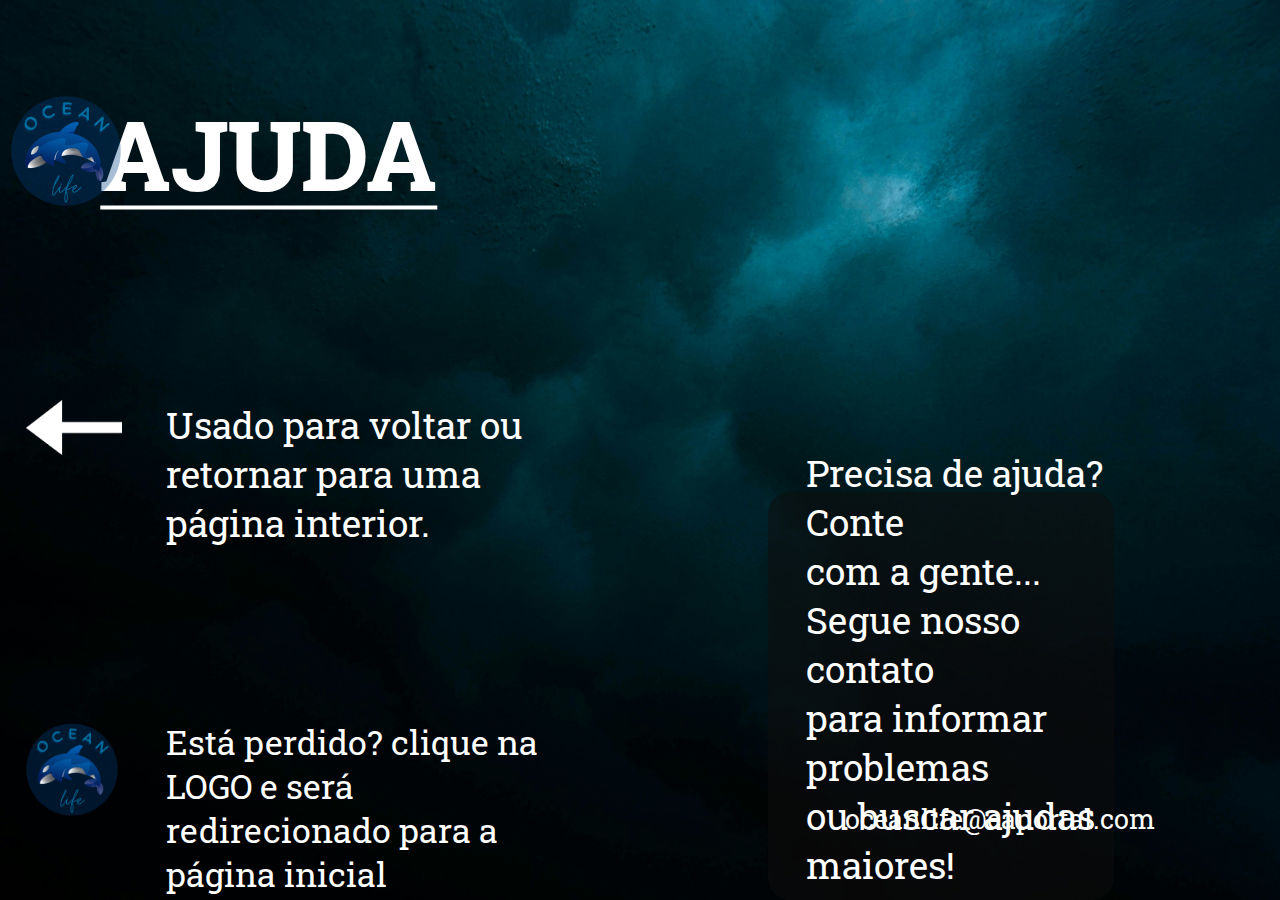
<file: ajuda/ajuda.html>
<!DOCTYPE html>
<html lang="en">
<head>
    <meta charset="UTF-8">
    <meta name="viewport" content="width=device-width, initial-scale=1.0">
    <link rel="preconnect" href="https://fonts.googleapis.com">
    <link rel="preconnect" href="https://fonts.gstatic.com" crossorigin>
    <link href="https://fonts.googleapis.com/css2?family=Barlow:ital,wght@0,100;0,200;0,300;0,400;0,500;0,600;0,700;0,800;0,900;1,100;1,200;1,300;1,400;1,500;1,600;1,700;1,800;1,900&family=Rubik:ital,wght@0,300..900;1,300..900&display=swap"
    rel="stylesheet">
    <link rel="preconnect" href="https://fonts.googleapis.com">
    <link rel="preconnect" href="https://fonts.gstatic.com" crossorigin>
    <link href="https://fonts.googleapis.com/css2?family=Barlow:ital,wght@0,100;0,200;0,300;0,400;0,500;0,600;0,700;0,800;0,900;1,100;1,200;1,300;1,400;1,500;1,600;1,700;1,800;1,900&family=Roboto+Slab:wght@100..900&family=Rubik:ital,wght@0,300..900;1,300..900&display=swap"rel="stylesheet">
    <link rel="stylesheet" href="ajuda.css">
    <link rel="website icon" type="png"
    href="/imagens/LOGO OCEAN.png">
    <title>Ajuda </title>
</head>
<body>
    <section>
        <div>
            <img src="../imagenss/57,300+ Dark Ocean Stock Videos and Royalty-Free Footage 1.png" alt="Imagem de fundo" class="background">
        </div>

        <div>
            <h1 class="titulo">AJUDA</h1>
        </div>

        <div>
            <a href="../index.html" id="logo">
                <img src="../imagenss/LOGO OCEAN.png" alt="LOGO">
            </a>
        </div>
    </section>

    <section>
        <div>
            <p class="perdido">Está perdido? clique na <br> LOGO e será <br> redirecionado para a <br> página inicial</p>
            <img src="../imagenss/LOGO OCEAN.png" alt="logo2" class="logo2">
        </div>
    </section>

    <section>
        <img src="../imagenss/cubo-ajuda.png" alt="cubo" class="cubo">
        <p class="frase">Precisa de ajuda? Conte <br>com a gente... <br>
            Segue nosso contato <br> para informar problemas <br> ou buscar ajudas <br> maiores! 
            
            </p>

        <p class="frase2">oceanlife@eaportal.com</p>
    </section>

    <section>
        <div>
            <p class="usado">Usado para voltar ou <br> retornar para uma <br> página interior.</p>
            <img src="../imagenss/🦆 icon _arrow left_.png" alt="Seta" class="seta">
        </div>
    </section>
</body>
</html>
</file>
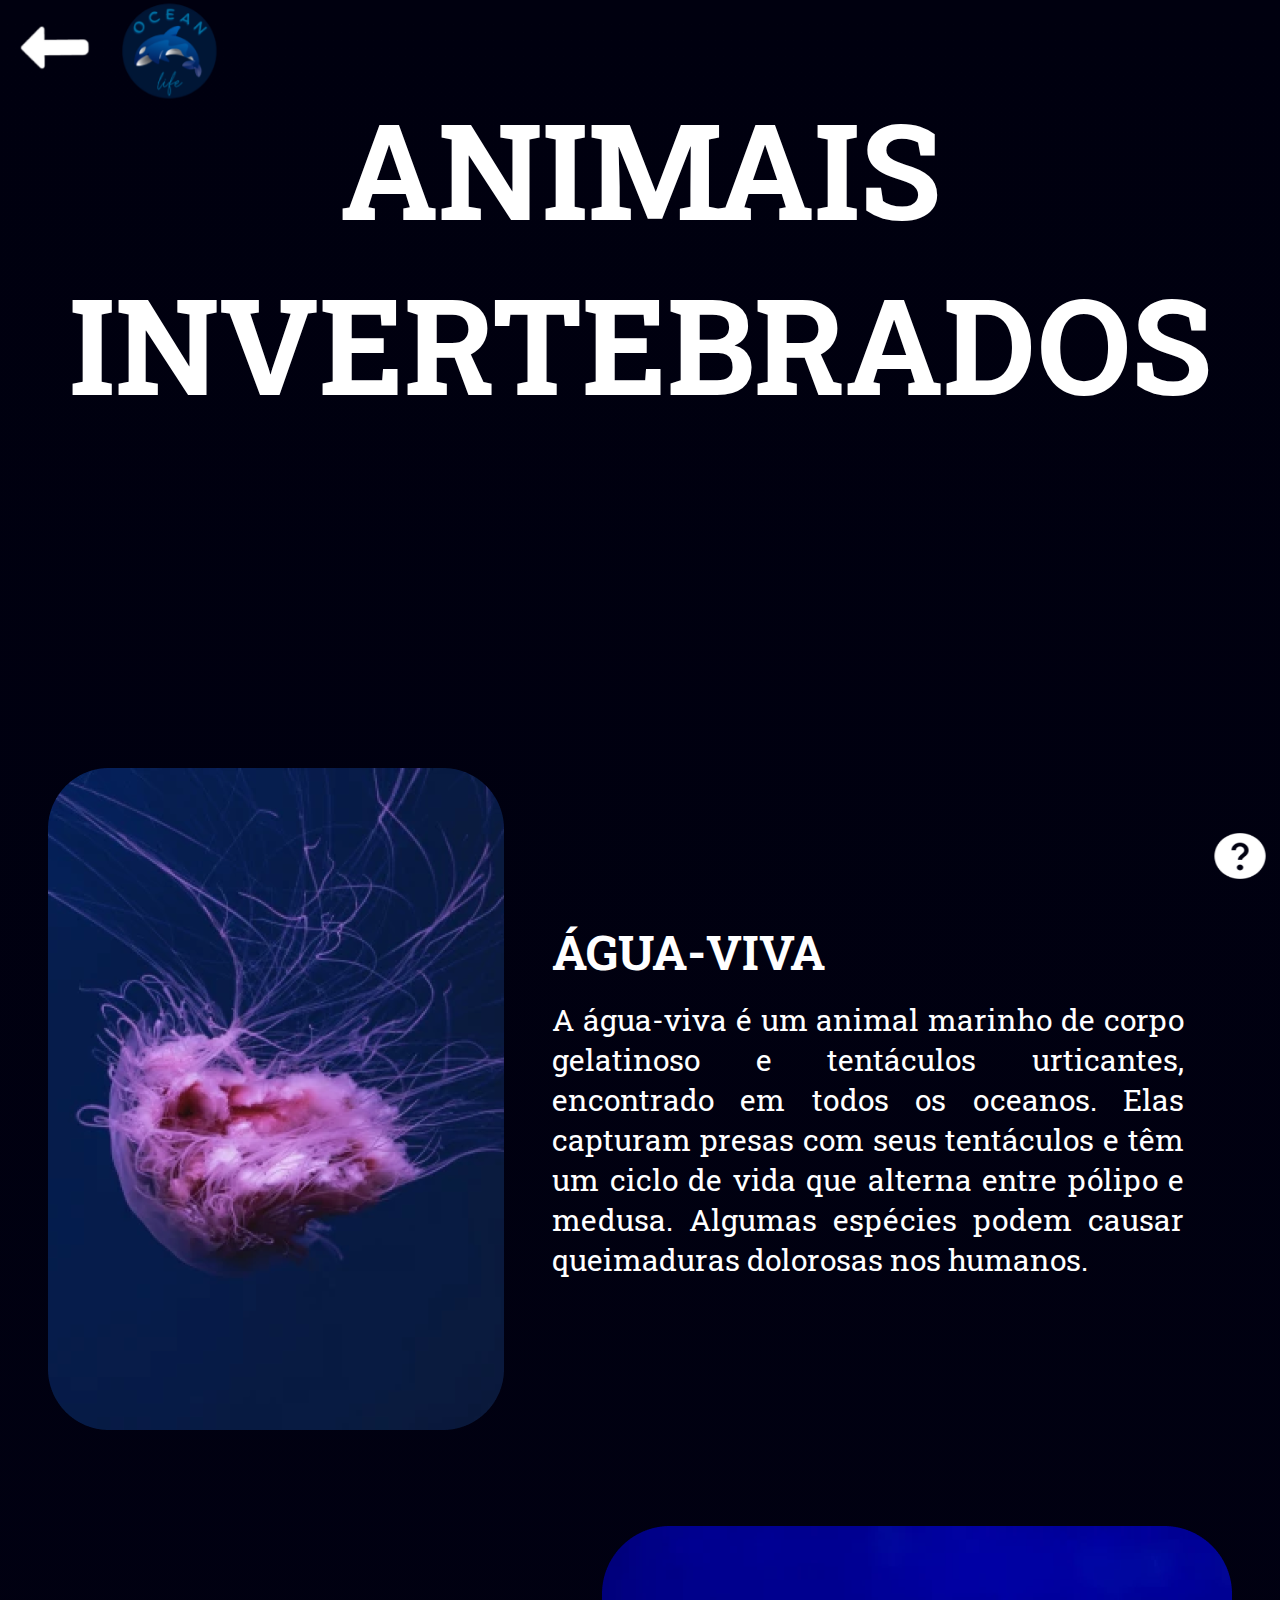
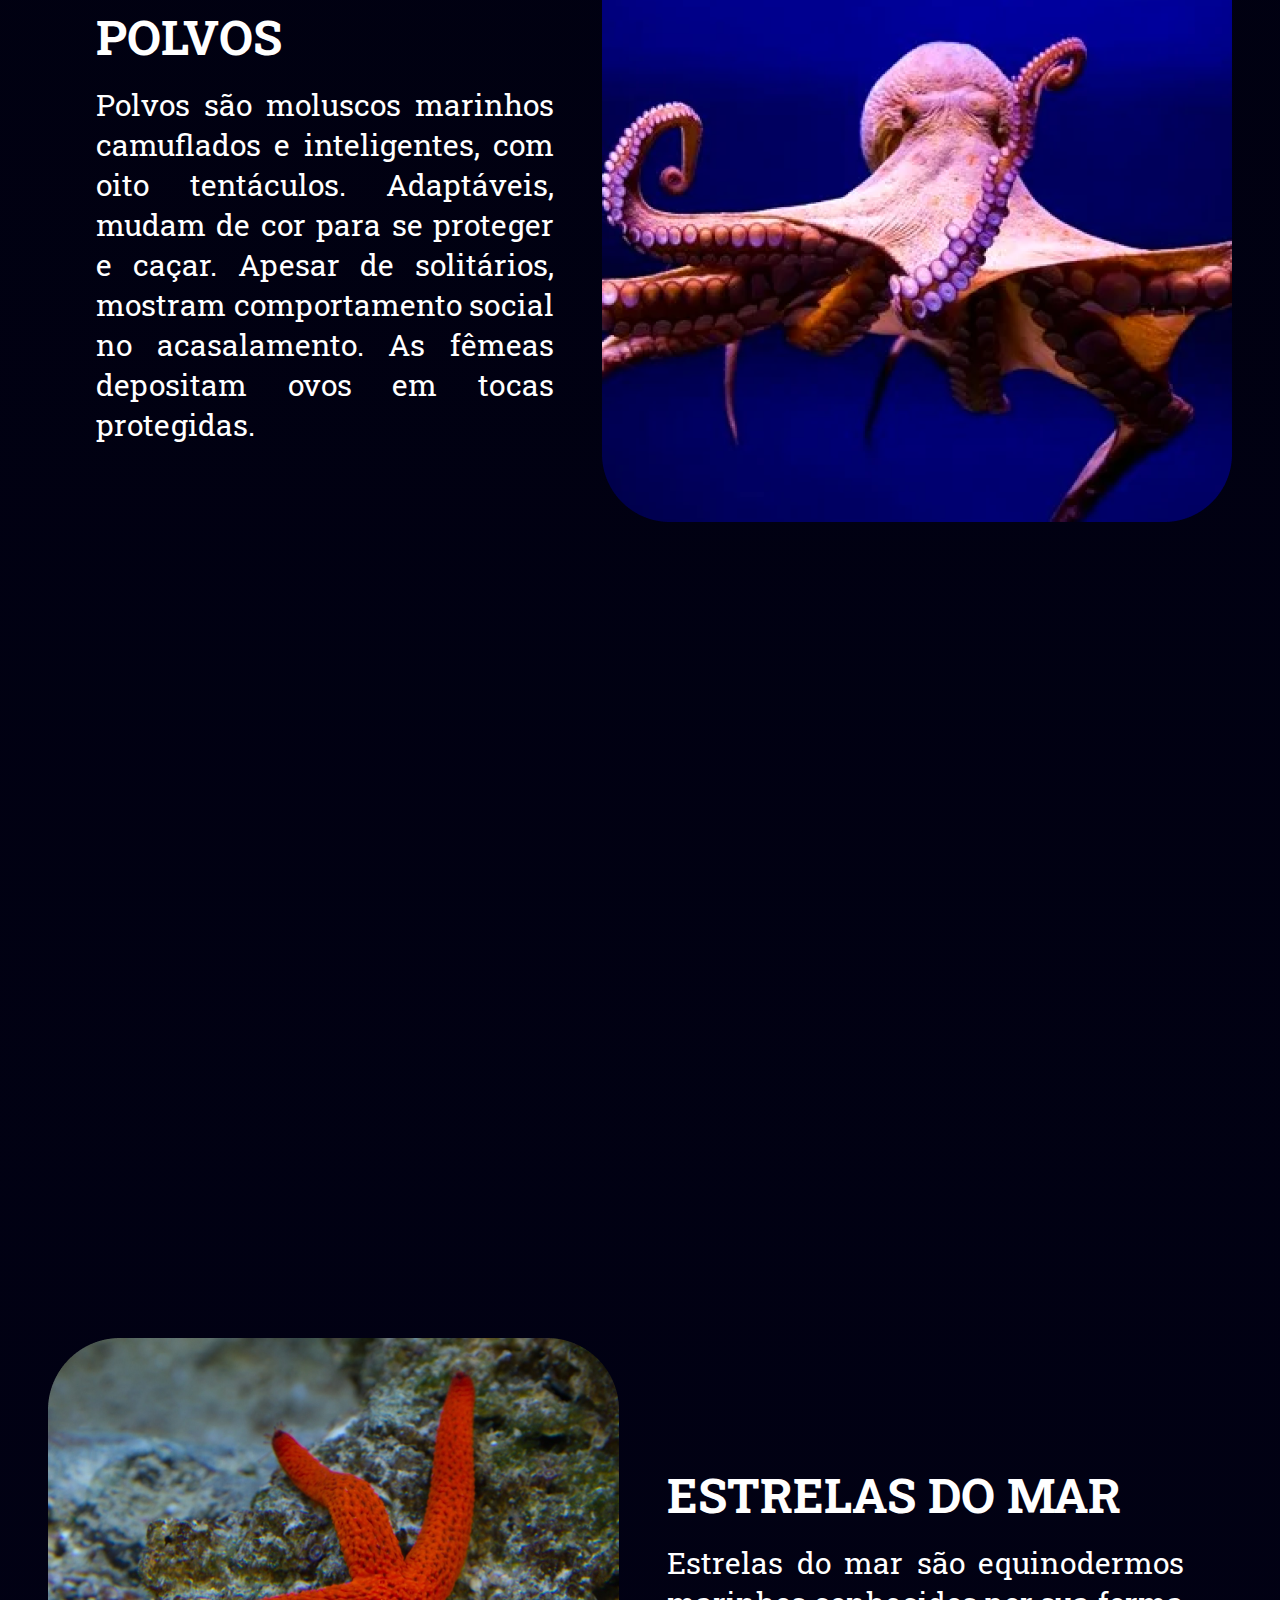
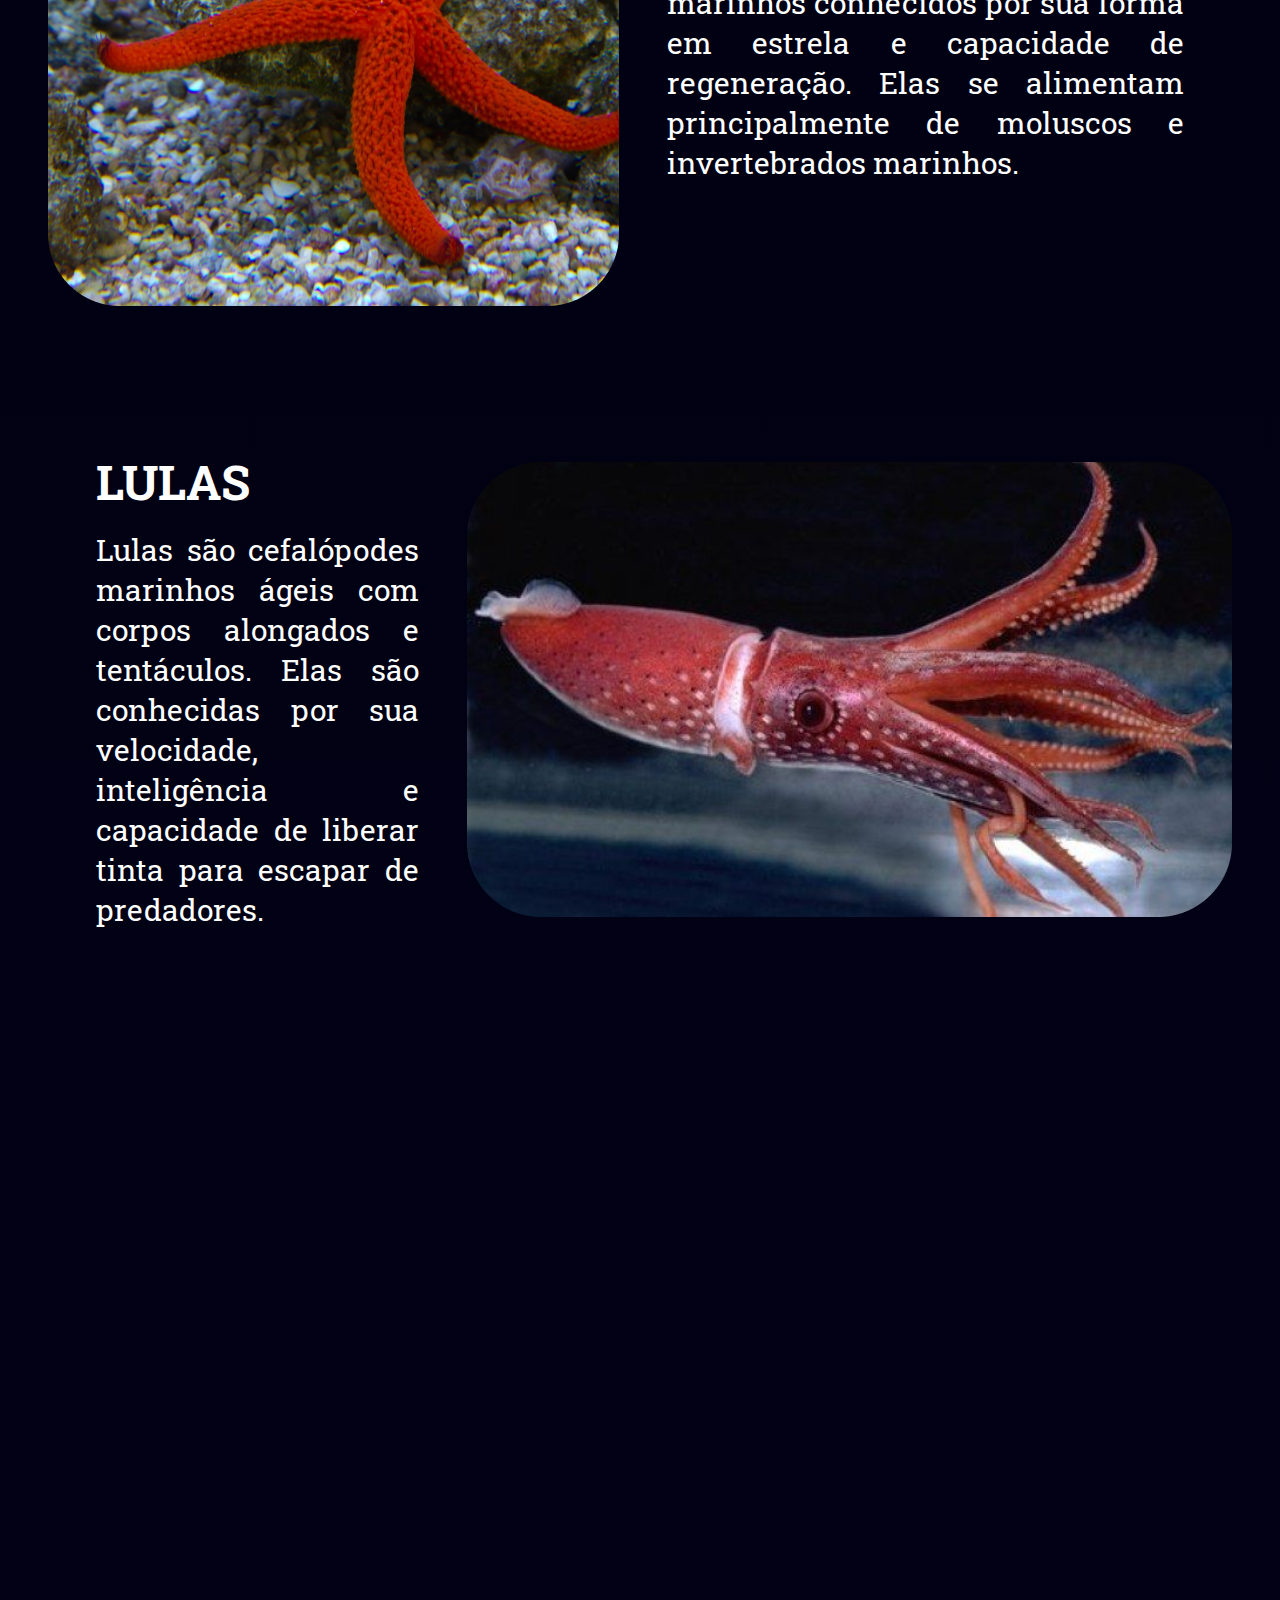
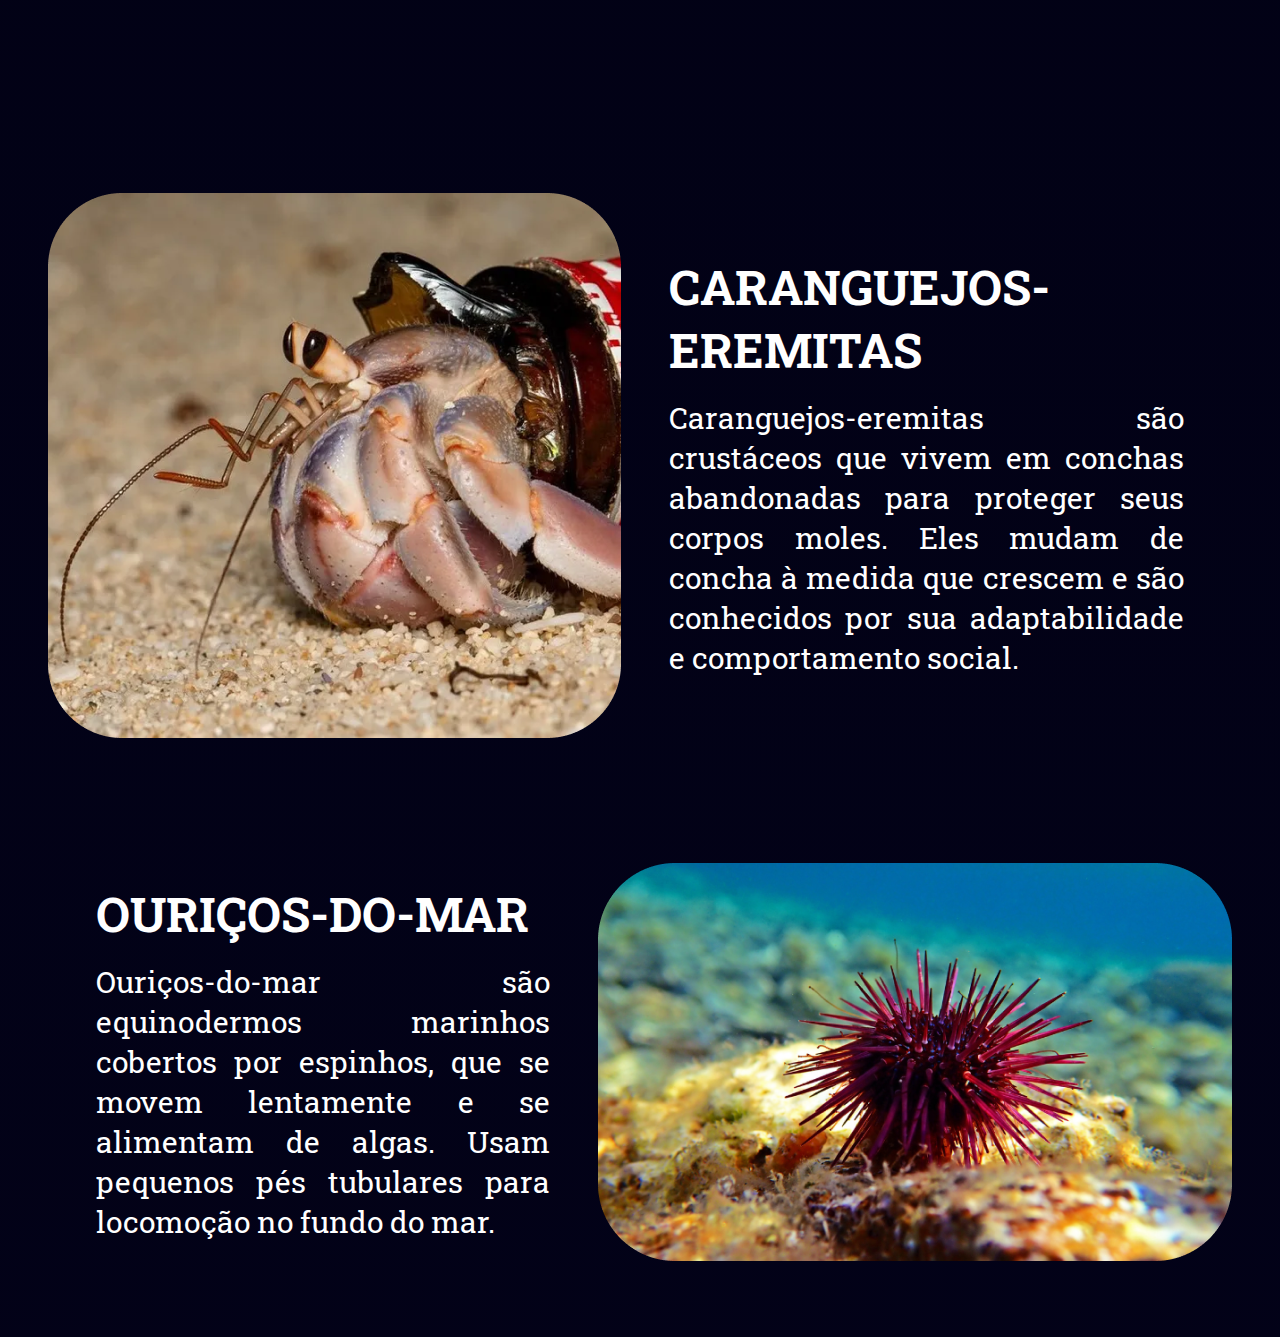
<file: ANIMAIS INVERTEBRADOS/inver.html>
<!DOCTYPE html>
<html lang="en">
<head>
    <meta charset="UTF-8">
    <meta name="viewport" content="width=device-width, initial-scale=1.0">
    <link rel="preconnect" href="https://fonts.googleapis.com">
    <link rel="preconnect" href="https://fonts.gstatic.com" crossorigin>
    <link href="https://fonts.googleapis.com/css2?family=Barlow:ital,wght@0,100;0,200;0,300;0,400;0,500;0,600;0,700;0,800;0,900;1,100;1,200;1,300;1,400;1,500;1,600;1,700;1,800;1,900&family=Roboto+Slab:wght@100..900&display=swap" rel="stylesheet">
    <link rel="stylesheet" href="inver.css">
    <link rel="website icon" type="png"
    href="/imagens/LOGO OCEAN.png">
    <title>ANIMAIS INVERTEBRADOS</title>
</head>
<body>
    <header class="cabeçalho">
        <h1>ANIMAIS <br> INVERTEBRADOS</h1>
    </header>
    <a href="/body/body.html#home3">
        <img src="./images-inver/Down.png" alt="" class="seta">
    </a>

    <a href="../index.html" id="imagem">
        <img class="logo-site" src="../imagens/LOGO OCEAN.png" alt="logo do site">
    </a>

    <a  href= "/ajuda/ajuda.html" class="help">
        <img id="botao-ajuda" src="../imagens/help.png" alt="">
    </a> 

    <main class="interface">
        <section class="text-normal">
            <img class="branco" src="../imagenss/image 12.png" alt="">
        <div>
            <h1>ÁGUA-VIVA</h1>
            <p>A água-viva é um animal marinho de corpo gelatinoso e tentáculos urticantes, encontrado em todos os oceanos. Elas capturam presas com seus tentáculos e têm um ciclo de vida que alterna entre pólipo e medusa. Algumas espécies podem causar queimaduras dolorosas nos humanos.</p>
        </div>
        </section>

        <section class="text-alt">
            <img class="martelo" src="../imagenss/image 13.png" alt="">
        <div>
            <h1>POLVOS</h1>
            <p>Polvos são moluscos marinhos camuflados e inteligentes, com oito tentáculos. Adaptáveis, mudam de cor para se proteger e caçar. Apesar de solitários, mostram comportamento social no acasalamento. As fêmeas depositam ovos em tocas protegidas.</p>
        </div>
        </section>

        <section class="text-normal">
            <img class="elefante" src="../imagenss/image 14.png" alt="">
        <div>
            <h1>ESTRELAS DO MAR</h1>
            <p>Estrelas do mar são equinodermos marinhos conhecidos por sua forma em estrela e capacidade de regeneração. Elas se alimentam principalmente de moluscos e invertebrados marinhos.</p>
        </div>
        </section>

        <section class="text-alt">
            <img class="baleia" src="../imagenss/image 15.png" alt="">
        <div>
            <h1>LULAS</h1>
            <p>Lulas são cefalópodes marinhos ágeis com corpos alongados e tentáculos. Elas são conhecidas por sua velocidade, inteligência e capacidade de liberar tinta para escapar de predadores.</p>
        </div>
        </section>

        <section class="text-normal">
            <img class="tigre" src="../imagenss/image 16.png" alt="">
        <div>
            <h1>CARANGUEJOS-EREMITAS</h1>
            <p>Caranguejos-eremitas são crustáceos que vivem em conchas abandonadas para proteger seus corpos moles. Eles mudam de concha à medida que crescem e são conhecidos por sua adaptabilidade e comportamento social.</p>
         </div>
        </section>

        <section class="text-alt">
            <img class="lixa" src="../imagenss/image 17.png" alt="">
        <div>
            <h1>OURIÇOS-DO-MAR</h1>
            <p>Ouriços-do-mar são equinodermos marinhos cobertos por espinhos, que se movem lentamente e se alimentam de algas. Usam pequenos pés tubulares para locomoção no fundo do mar.</p>
        </div>
        </section>
    </main>
</body>
</html>
</file>
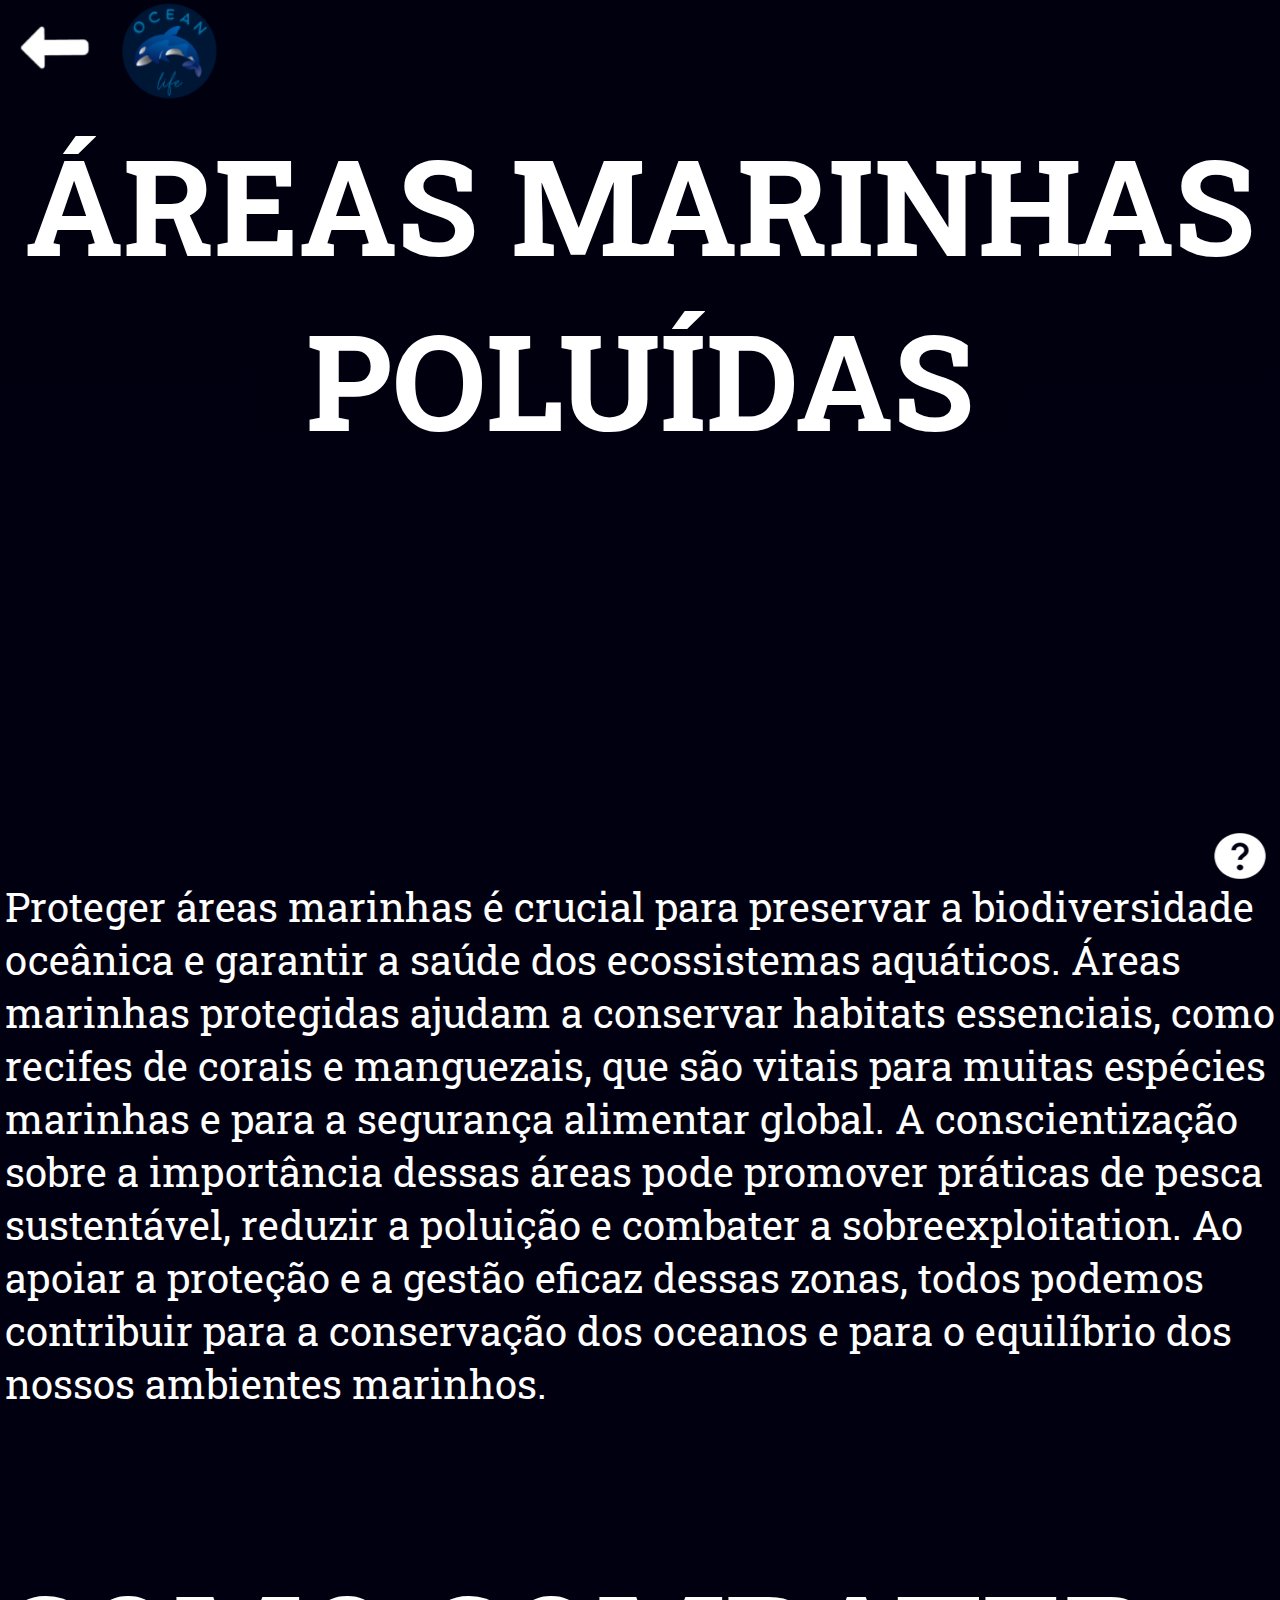
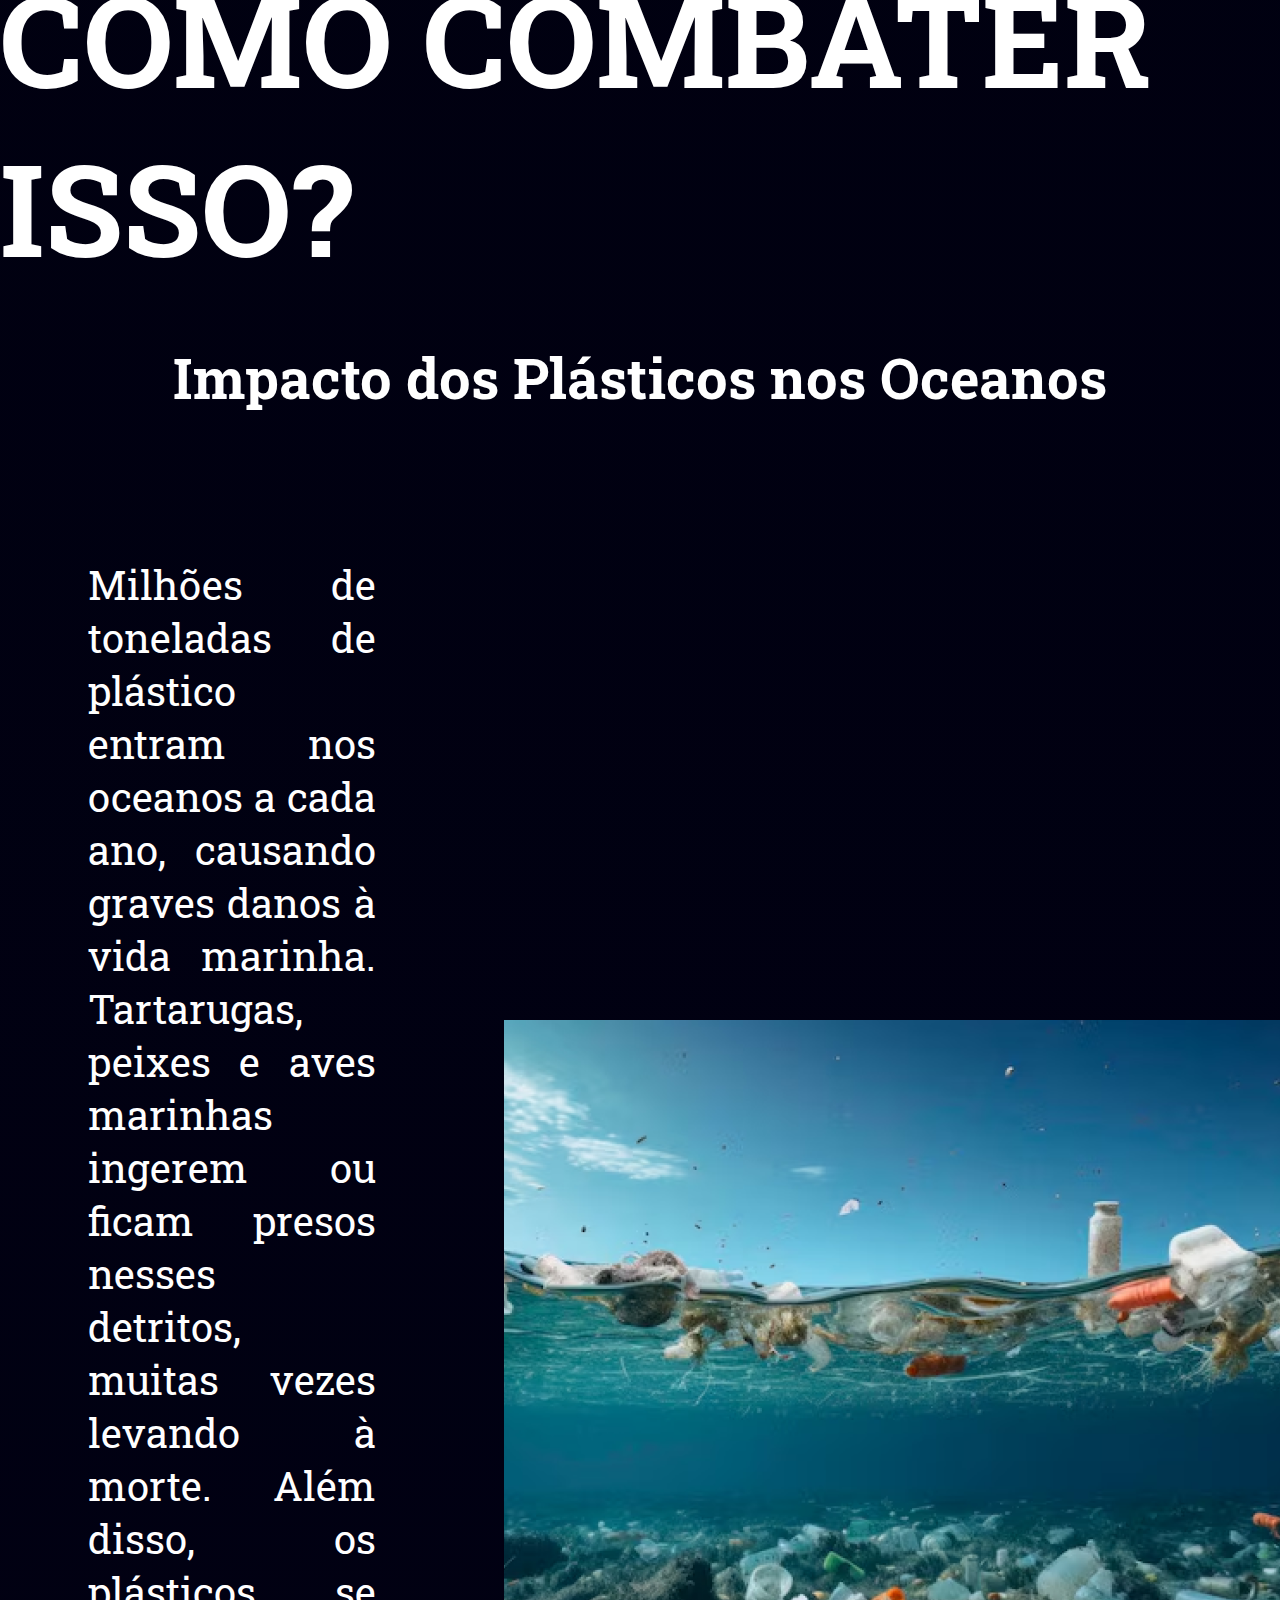
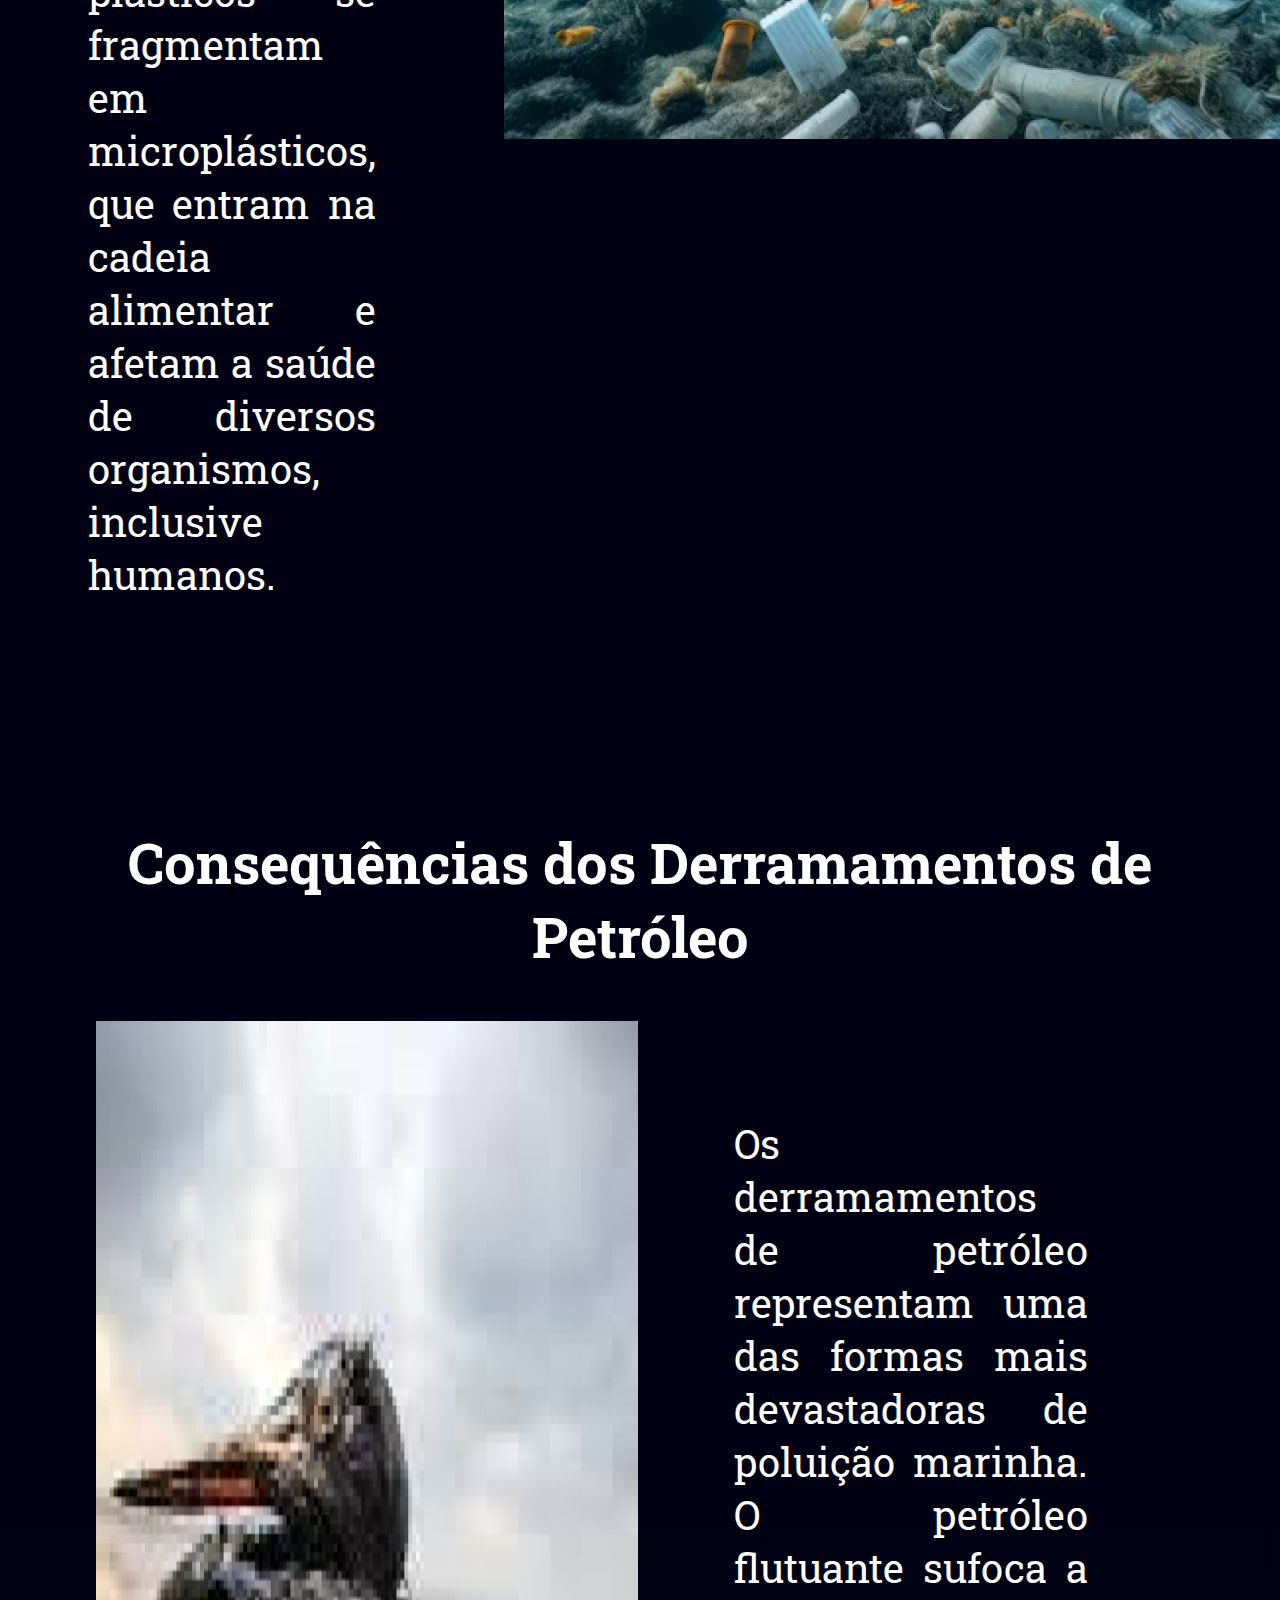
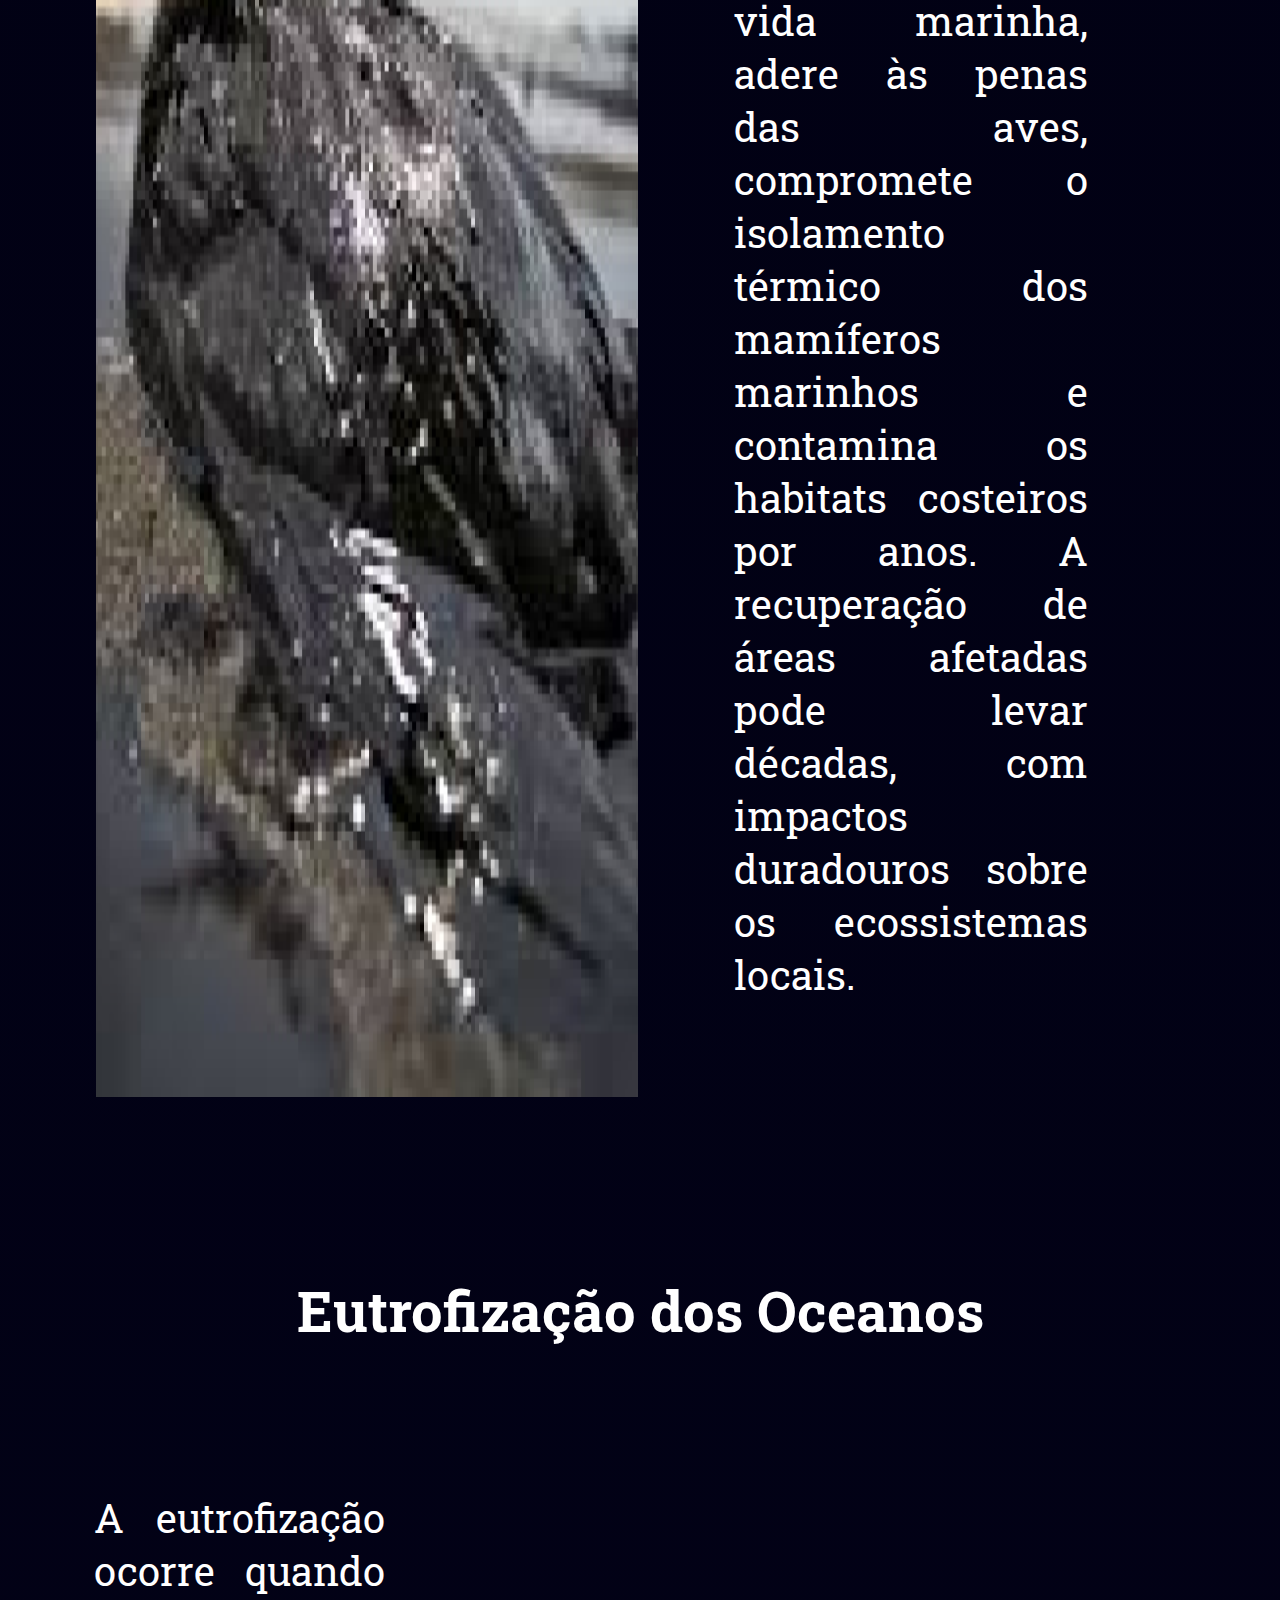
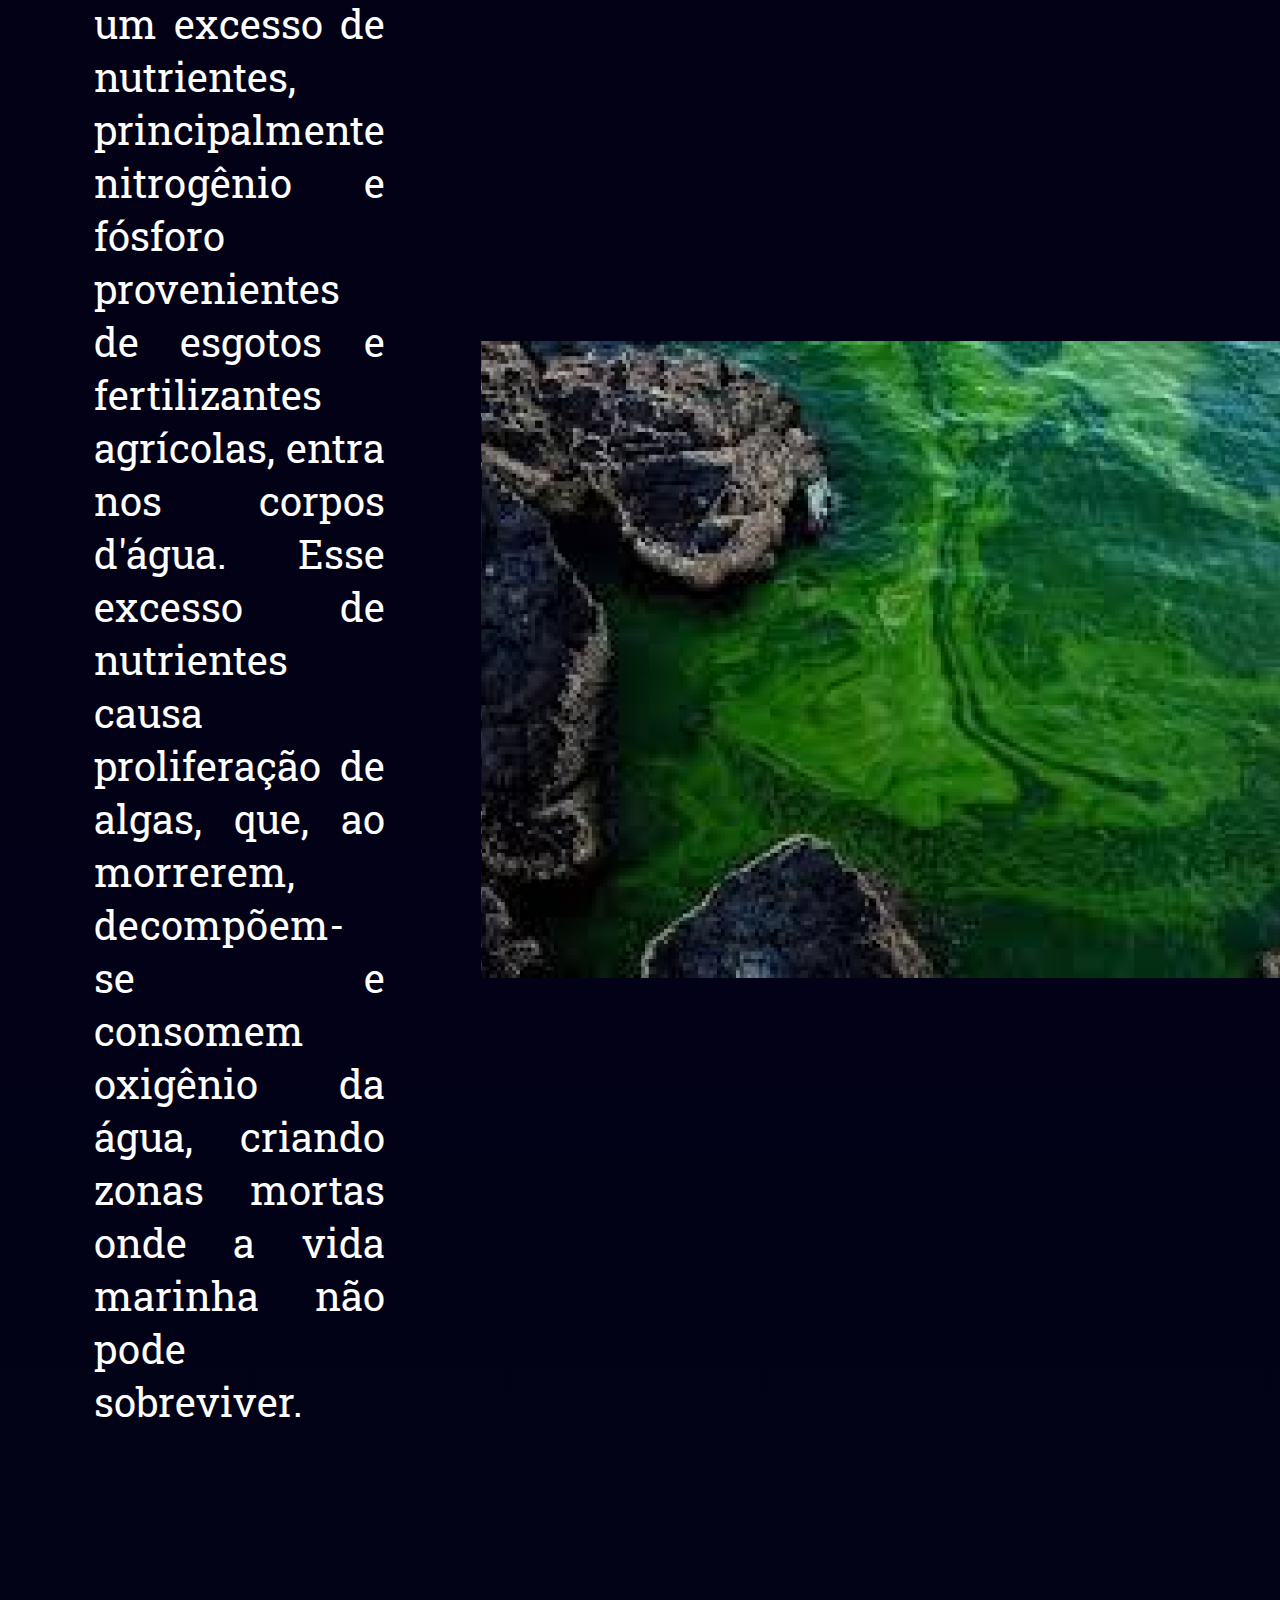
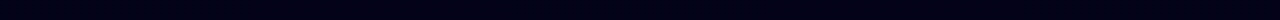
<file: AREAS-MARINHAS/areas.html>
<!DOCTYPE html>
<html lang="pt-BR">
<head>
    <meta charset="UTF-8">
    <meta name="viewport" content="width=device-width, initial-scale=1.0">
    <link rel="preconnect" href="https://fonts.googleapis.com">
    <link rel="preconnect" href="https://fonts.gstatic.com" crossorigin>
    <link href="https://fonts.googleapis.com/css2?family=Barlow:ital,wght@0,100;0,200;0,300;0,400;0,500;0,600;0,700;0,800;0,900;1,100;1,200;1,300;1,400;1,500;1,600;1,700;1,800;1,900&family=Roboto+Slab:wght@100..900&display=swap" rel="stylesheet">
    <link rel="stylesheet" href="areas.css">
    <link rel="website icon" type="png"
    href="/imagens/LOGO OCEAN.png">
    <title>Document</title>
</head>
<body>
    <header class="cabeçalho">
        <h1>ÁREAS MARINHAS <br> POLUÍDAS</h1>
    </header>
    <a href="/body/body.html#home6">
        <img src="./images-areas/Down.png" alt="" class="seta">
    </a>
    <a href="../index.html" id="imagem">
        <img class="logo-site" src="../imagens/LOGO OCEAN.png" alt="logo do site">
    </a>

    <a  href= "/ajuda/ajuda.html" class="help">
        <img id="botao-ajuda" src="../imagens/help.png" alt="">
    </a> 


    <main class="interface">

        <section >
            <p class="paragrafo">Proteger áreas marinhas é crucial para preservar a biodiversidade <br> oceânica e garantir a saúde dos ecossistemas aquáticos. Áreas <br> marinhas protegidas ajudam a conservar habitats essenciais, como <br> recifes de corais e manguezais, que são vitais para muitas espécies <br> marinhas e para a segurança alimentar global. A conscientização <br> sobre a importância dessas áreas pode promover práticas de pesca <br> sustentável, reduzir a poluição e combater a sobreexploitation. Ao <br> apoiar a proteção e a gestão eficaz dessas zonas, todos podemos <br> contribuir para a conservação dos oceanos e para o equilíbrio dos <br> nossos ambientes marinhos.</p>
        </section>
        <section>
            <h1 class="h1">COMO COMBATER ISSO?</h1>
        </section>

        <section class="text">
            <h2 class="h2">Impacto dos Plásticos nos Oceanos </h2>
     <div class="aling-box"> 
        <div>
            <p id="normal">Milhões de toneladas de plástico entram nos oceanos a cada ano, causando graves danos à vida marinha. Tartarugas, peixes e aves marinhas ingerem ou ficam presos nesses detritos, muitas vezes levando à morte. Além disso, os plásticos se fragmentam em microplásticos, que entram na cadeia alimentar e afetam a saúde de diversos organismos, inclusive humanos.</p>
        </div>
        <img src="../imagenss/conceito-de-poluicao-global-do-mar-poluido_466739-11490 1.png" alt="">
     </div>   
        </section>
        <section class="text-2">
            <h2 id="centro">Consequências dos Derramamentos de Petróleo</h2>
    <div class="aling-box-2">
        <div>
            <p id="anormal">Os derramamentos de petróleo representam uma das formas mais devastadoras de poluição marinha. O petróleo flutuante sufoca a vida marinha, adere às penas das aves, compromete o isolamento térmico dos mamíferos marinhos e contamina os habitats costeiros por anos. A recuperação de áreas afetadas pode levar décadas, com impactos duradouros sobre os ecossistemas locais.</p>
        </div>
        <img src="../imagenss/download (4) 1.png" alt="">
    </div>
        </section>

        <section class="text-3">
            <h2 id="centro">Eutrofização dos Oceanos</h2>
    <div class="aling-box-3">
        <div>
            <p id="normal">A eutrofização ocorre quando um excesso de nutrientes, principalmente nitrogênio e fósforo provenientes de esgotos e fertilizantes agrícolas, entra nos corpos d'água. Esse excesso de nutrientes causa proliferação de algas, que, ao morrerem, decompõem-se e consomem oxigênio da água, criando zonas mortas onde a vida marinha não pode sobreviver.</p>
        </div>
        <img src="../imagenss/download (5) 1.png" alt="">
    </div>
        </section>
    </main>
</body>
</html>
</file>
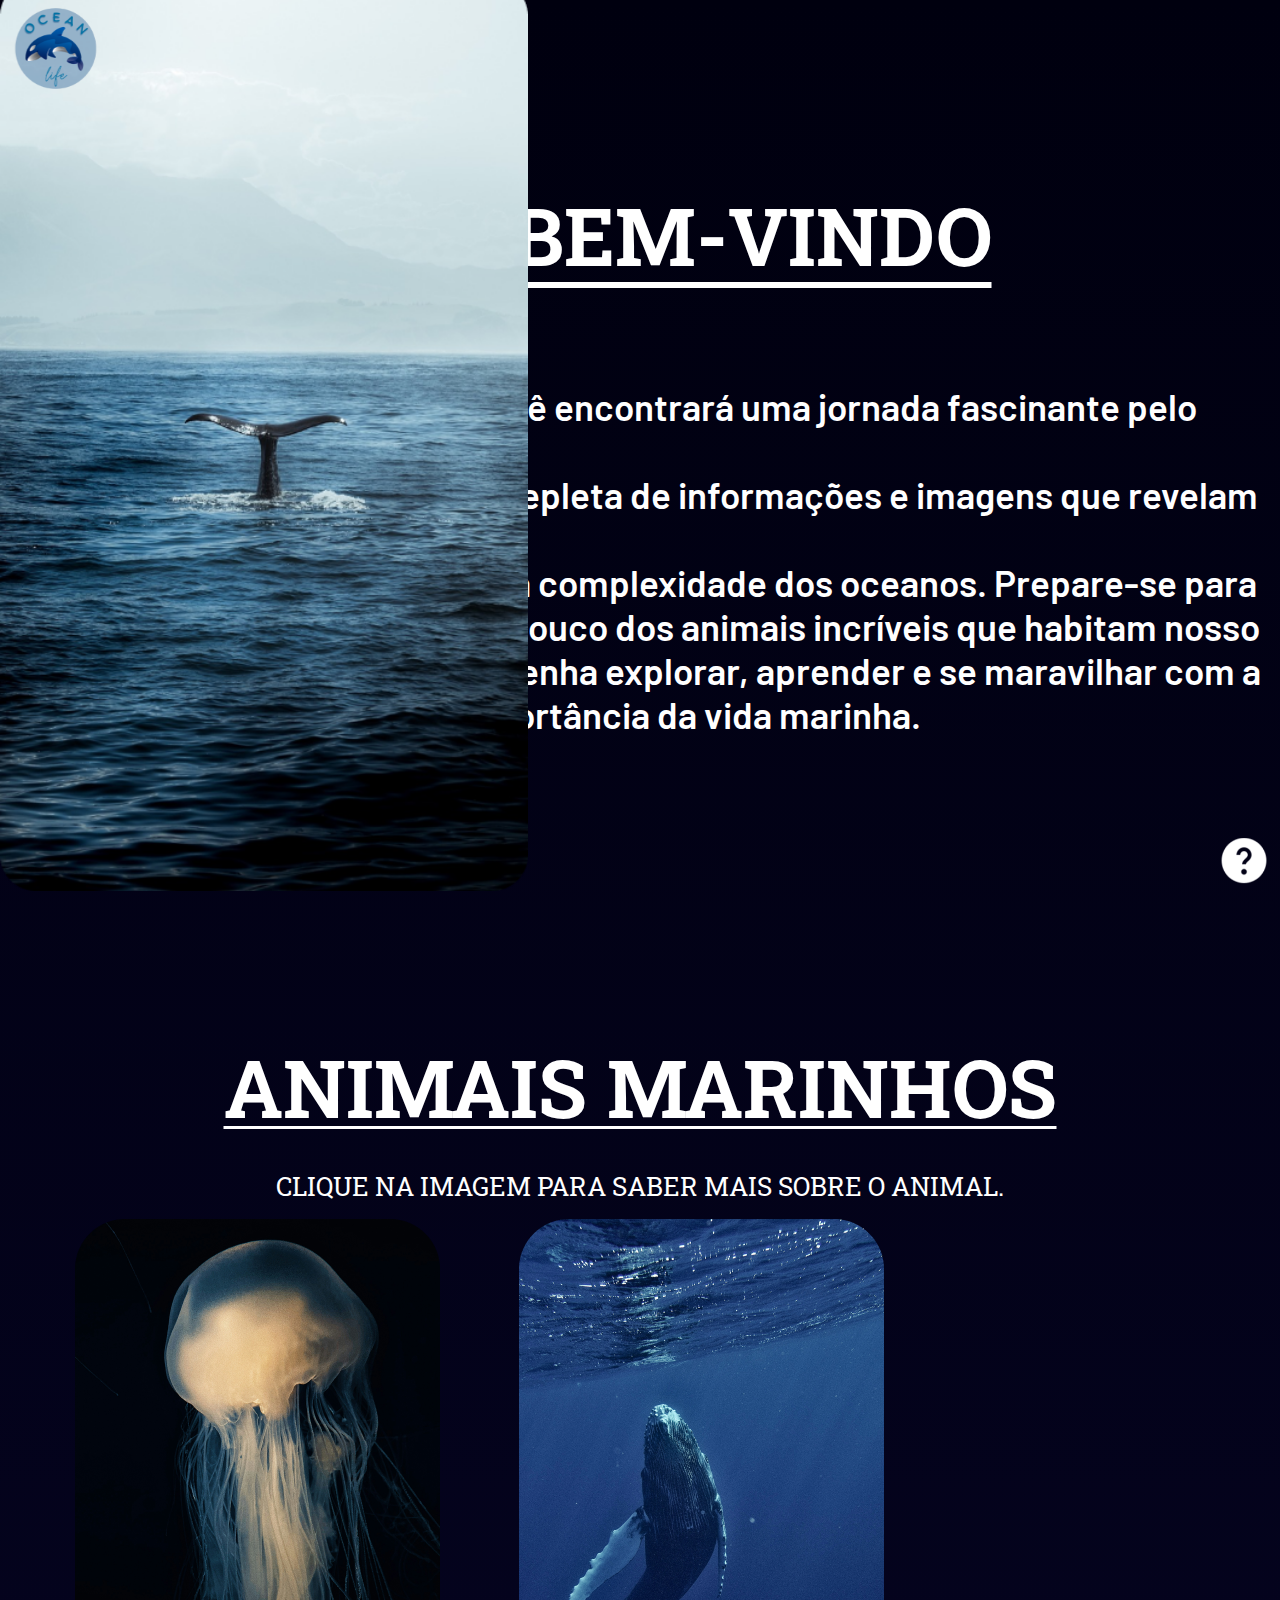
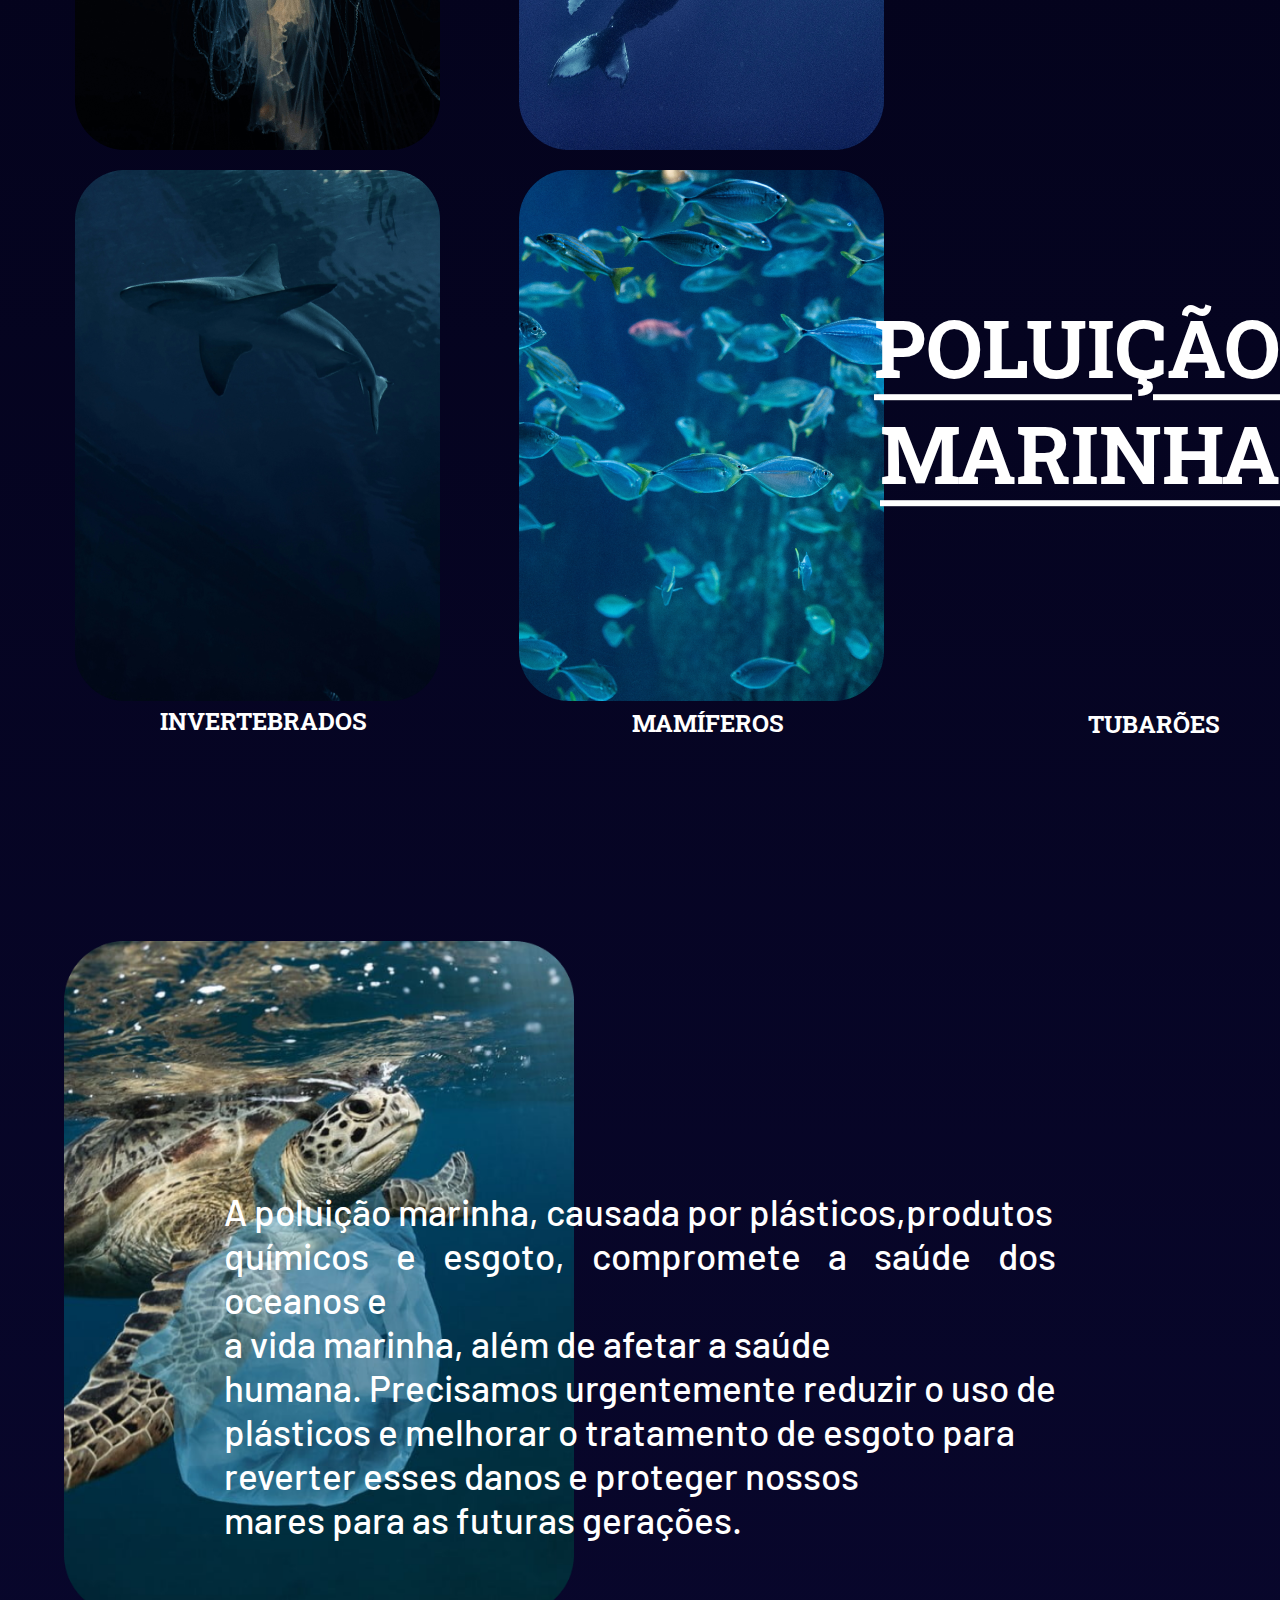
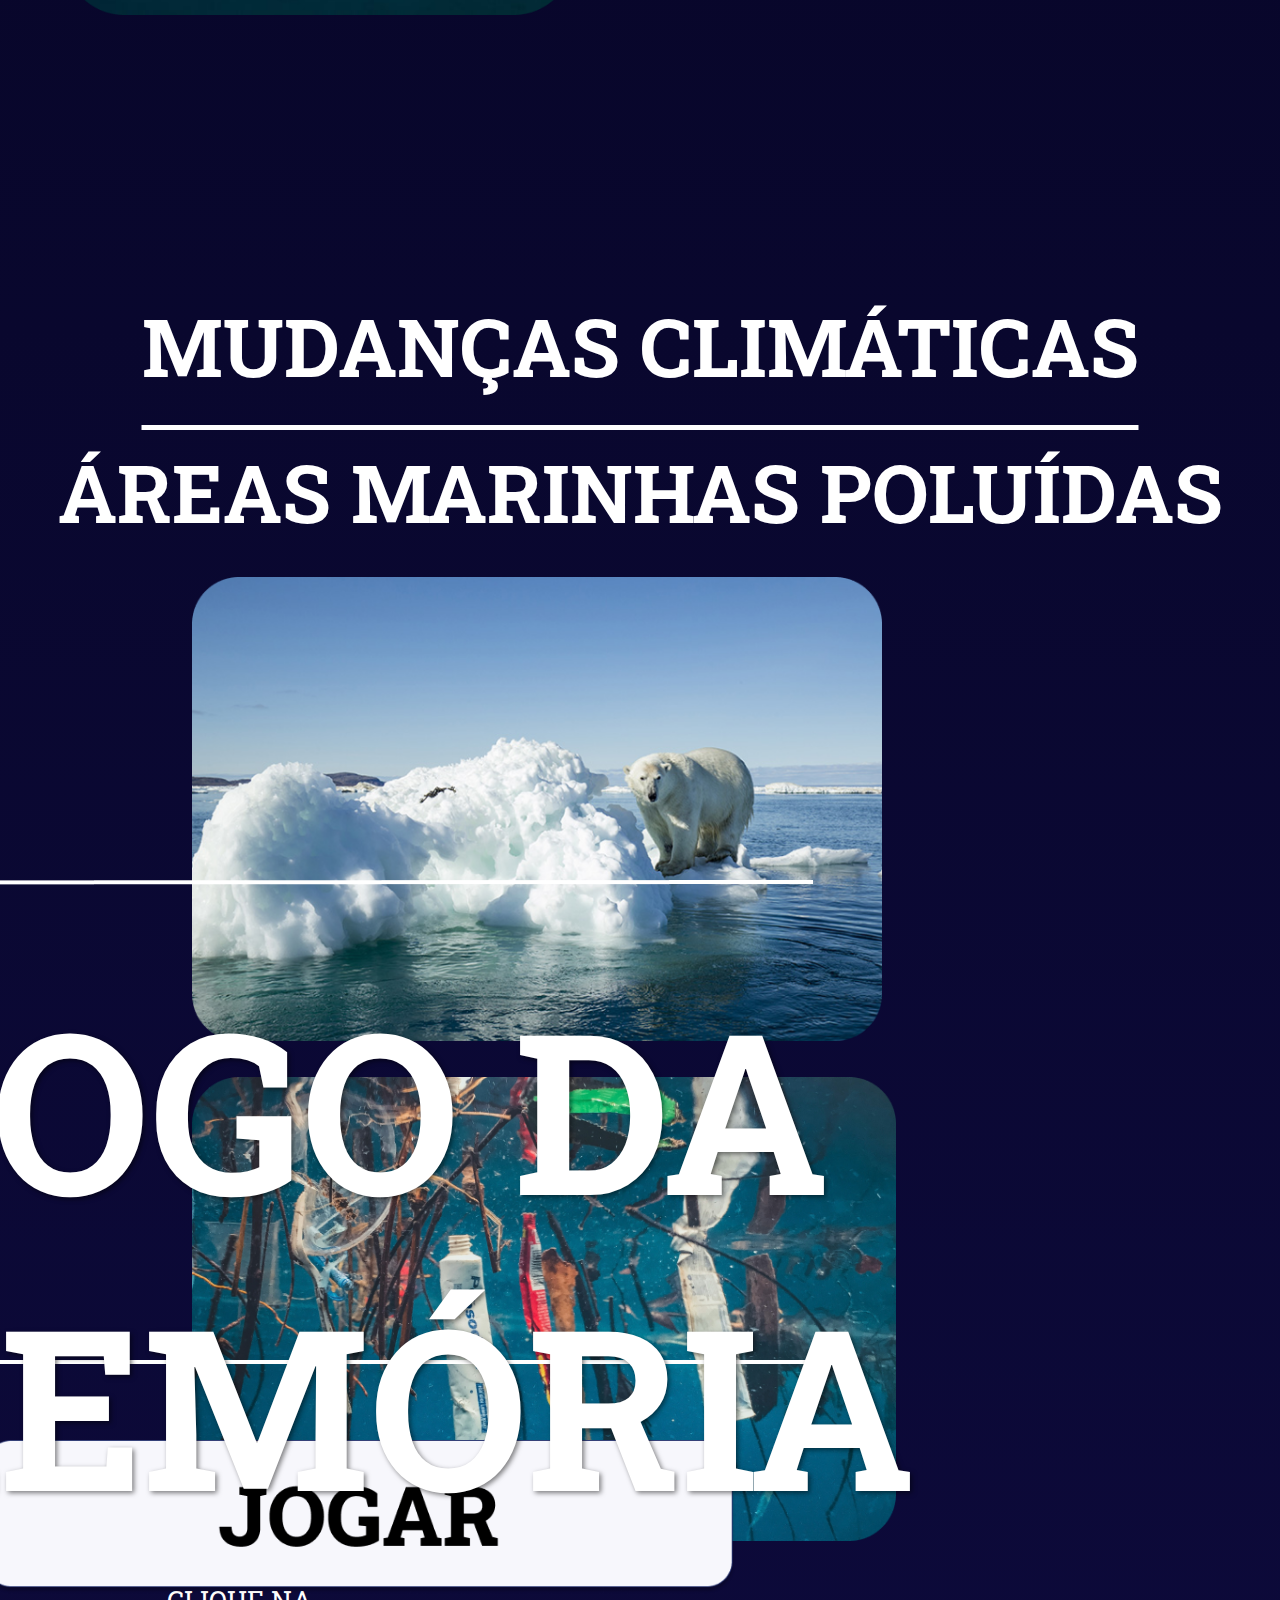
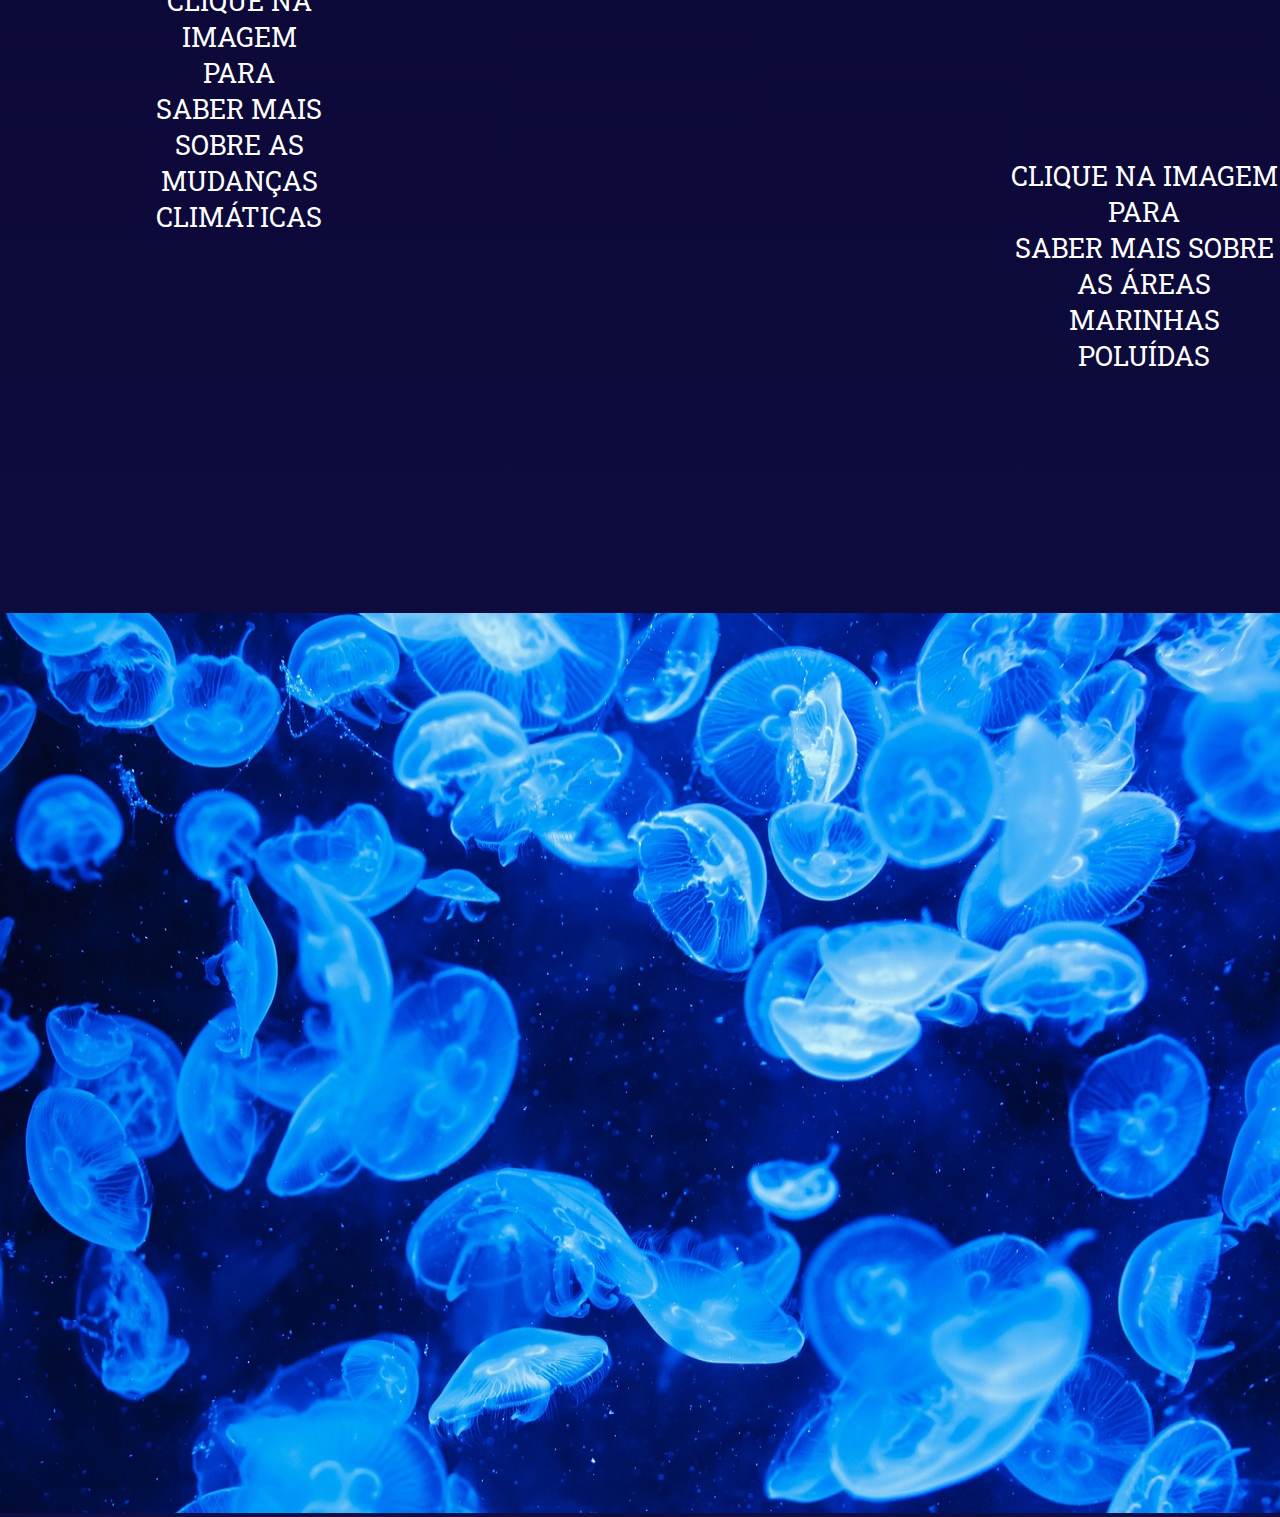
<file: body/body.html>
<!DOCTYPE html>
<html lang="en">

<head>
    <meta charset="UTF-8">
    <meta name="viewport" content="width=device-width, initial-scale=1.0">
    <link rel="preconnect" href="https://fonts.googleapis.com">
    <link rel="preconnect" href="https://fonts.gstatic.com" crossorigin>
    <link
        href="https://fonts.googleapis.com/css2?family=Barlow:ital,wght@0,100;0,200;0,300;0,400;0,500;0,600;0,700;0,800;0,900;1,100;1,200;1,300;1,400;1,500;1,600;1,700;1,800;1,900&family=Rubik:ital,wght@0,300..900;1,300..900&display=swap"
        rel="stylesheet">
    <link rel="preconnect" href="https://fonts.googleapis.com">
    <link rel="preconnect" href="https://fonts.gstatic.com" crossorigin>
    <link
        href="https://fonts.googleapis.com/css2?family=Barlow:ital,wght@0,100;0,200;0,300;0,400;0,500;0,600;0,700;0,800;0,900;1,100;1,200;1,300;1,400;1,500;1,600;1,700;1,800;1,900&family=Roboto+Slab:wght@100..900&family=Rubik:ital,wght@0,300..900;1,300..900&display=swap"
        rel="stylesheet">
    <link rel="stylesheet" href="body.css">
    <link rel="website icon" type="png"
    href="/imagens/LOGO OCEAN.png">
    <title>Ocean Life</title>
</head>

<body>
    <div class="respansividade">
    <a href="/index.html"><img class="logo-site" src="/imagens/LOGO OCEAN.png" alt="#"></a>
    <img class="img-cavalo" src="/imagenss/fish-1633512_1280 1 (2).png" alt="">
    <a href="/ajuda/ajuda.html"><img class="help" src="/imagens/help.png" alt="#"></a>
    <main>
        <section id="home2">
            <div>
                <h1 class="text-fundo2">SEJA BEM-VINDO</h1>
                <p class="bem-vindo">Neste site, você encontrará uma jornada fascinante pelo reino <br> subaquático,
                    repleta de informações e imagens que revelam a <br> diversidade e a complexidade dos oceanos.
                    Prepare-se para <br>
                    conhecer
                    um pouco dos animais incríveis que habitam nosso <br> planeta azul.
                    Venha explorar, aprender e se maravilhar com a <br> beleza e a importância da vida marinha.
                </p>
                <div class="quadrado"></div>
            </div>
        </section>

        <section id="home3" class="container">
            <h1 class="h1-animais">ANIMAIS MARINHOS</h1>
            <p class="click">CLIQUE NA IMAGEM PARA SABER MAIS SOBRE O ANIMAL.</p>
            <div>
                <a href="/ANIMAIS INVERTEBRADOS/inver.html"><img class="card" src="/imagenss/Rectangle 28.png"
                        alt="aguaviva"></a>
                <a href="/MAMÍFEROS/mamiferos.html"><img class="card" src="/imagenss/Rectangle 29.png" alt=""></a>
                <a href="/TUBARÕES/tubaroes.html"><img class="card" src="/imagenss/Rectangle 30.png" alt="#"></a>
                <a href="/PEIXES/peixes.html"><img class="card" src="/imagenss/Rectangle 31.png" alt="#"></a>

                <h2 class="inver">INVERTEBRADOS</h2>
                <div class="fundo"></div>
                <h2 class="mamiferos">MAMÍFEROS</h2>
                <h2 class="tubaroes">TUBARÕES</h2>
                <h2 class="peixes">PEIXES</h2>
            </div>
        </section>

        <section id="home4">
            <div>
                <img class="turtle" src="/imagens/lixotartaruga.png" alt="Imagem Sobreposta" class="imagem-tartaruga4">
                <div>
                    <h1 class="text-fundo4">POLUIÇÃO MARINHA</h1>
                </div>
                <div>
                    <p class="texto-poluicao">A poluição marinha, causada por plásticos,produtos <br> químicos e esgoto,
                        compromete a saúde dos oceanos e <br> a vida marinha, além de afetar a saúde <br> humana.
                        Precisamos
                        urgentemente reduzir o uso de <br> plásticos e melhorar o tratamento de esgoto para <br>
                        reverter esses danos e proteger nossos <br> mares para as futuras gerações.
                    </p>
                </div>
            </div>

            <section id="home6" class="container2">
                <h1 class="text1">MUDANÇAS CLIMÁTICAS</h1>
                <h1 class="text2">ÁREAS MARINHAS POLUÍDAS</h1>
                <div>
                    <a href="../MUDANÇAS CLIMÁTICAS/mudancas.html">                    
                    <img class="card" src="/imagenss/urso polar na geleira 1 (1).png" alt="aguaviva">
                    </a>

                    <a href="../AREAS-MARINHAS/areas.html">
                        <img class="card" src="/imagenss/lix 1.png" alt="">
                    </a>
                    <p class="paragrafo1">CLIQUE NA IMAGEM PARA <br> SABER MAIS SOBRE AS MUDANÇAS CLIMÁTICAS</p>
                    <p class="paragrafo2">CLIQUE NA IMAGEM PARA <br> SABER MAIS SOBRE AS ÁREAS MARINHAS POLUÍDAS</p>
                </div>

            </section>

            <section id="home6">
                <a href="/jogo-peixes/jogo.peixes.html">
                    <img class="botao-jogo" src="/imagens/BOTÃO CINZA CLARO.png" alt="">
                    <img class="linha-cima" src="/imagens/linha-de-cima-jogo.png" alt="">
                    <img class="linha-baixo" src="/imagens/linha-jogo.png" alt="">
                </a>
                <div class="text-jogo">
                    <h1>JOGO DA <br> MEMÓRIA</h1>
                </div>
                </div>
            </section>
    </main>
</div>
<img id="home7" class= "fundo-game" src="/imagens/sea-21649_1280.jpg" alt="">
</body>

</html>
</file>
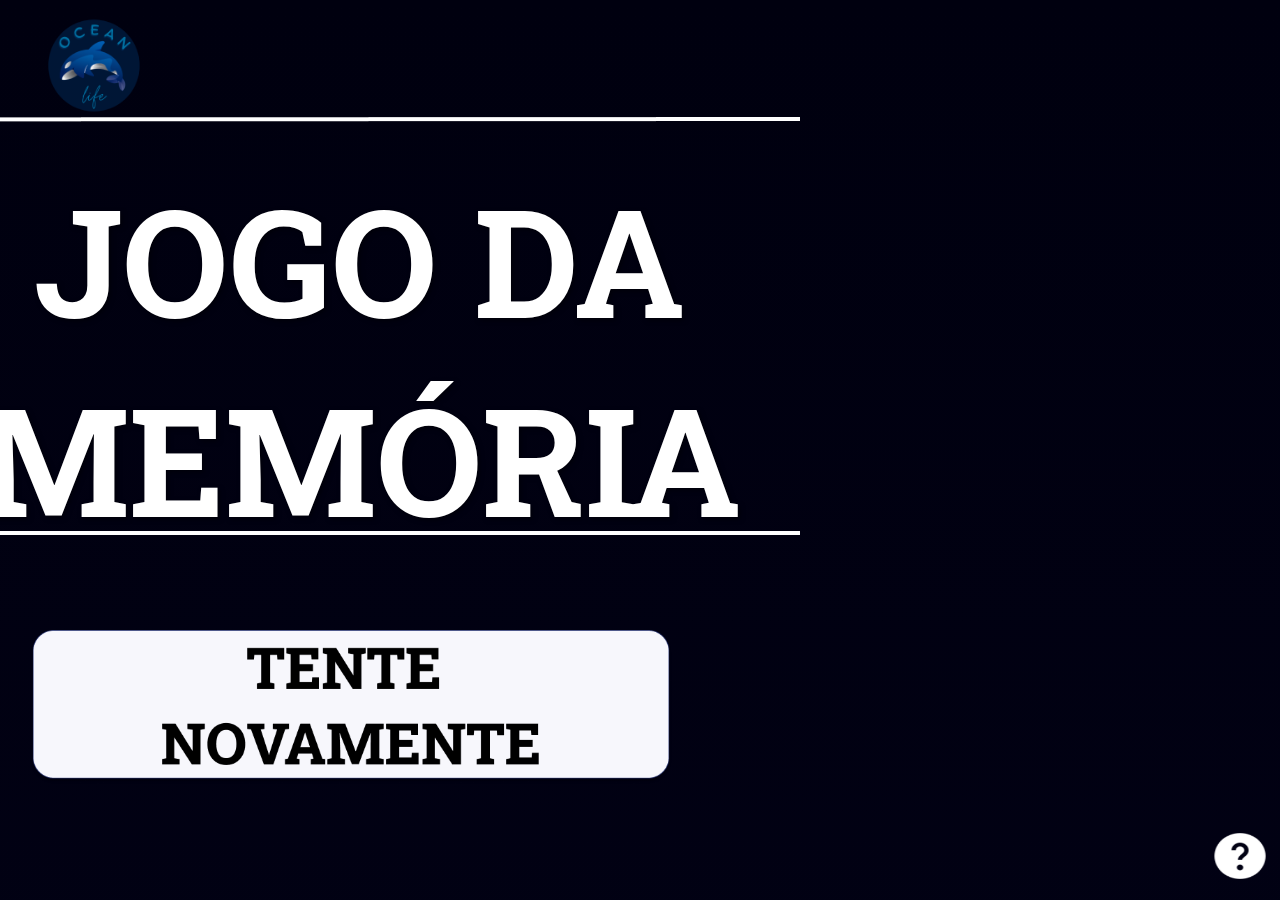
<file: jogo-final/jogofinal.html>
<!DOCTYPE html>
<html lang="en">
<head>
    <meta charset="UTF-8">
    <meta name="viewport" content="width=device-width, initial-scale=1.0">
    <title>Jogo Final</title>
    <link rel="preconnect" href="https://fonts.googleapis.com">
    <link rel="preconnect" href="https://fonts.gstatic.com" crossorigin>
    <link href="https://fonts.googleapis.com/css2?family=Roboto+Slab:wght@100..900&display=swap" rel="stylesheet">
    <link rel="stylesheet" href="jogofinal.css">
    <link rel="website icon" type="png"
    href="/imagens/LOGO OCEAN.png">
</head>

</html>
<body>

    <a href="/ajuda/ajuda.html" class="help">
        <img id="botao-ajuda" src="../imagens/help.png" alt="">
    </a>

    <div class="jogo-final">
        <a href="../jogo-peixes/jogo.peixes.html">
            <img class="botao-jogo" src="../imagens/BOTÃO TENTE NOVAMENTE.png" alt="">
        </a>
            <img class="linha-cima" src="../imagens/linha-de-cima-jogo.png" alt="">
            <img class="linha-baixo" src="../imagens/linha-jogo.png" alt="">
            <div>
                <a href="../index.html">
                    <img class="voltar-gamehome" src="../imagenss/LOGO OCEAN.png" alt="Botão de voltar">
                </a>
            </div>
       
        
    
        <div class="text-jogo">
            <h1>JOGO DA <br> MEMÓRIA</h1>
           </div>
       </div>

</body>
</file>
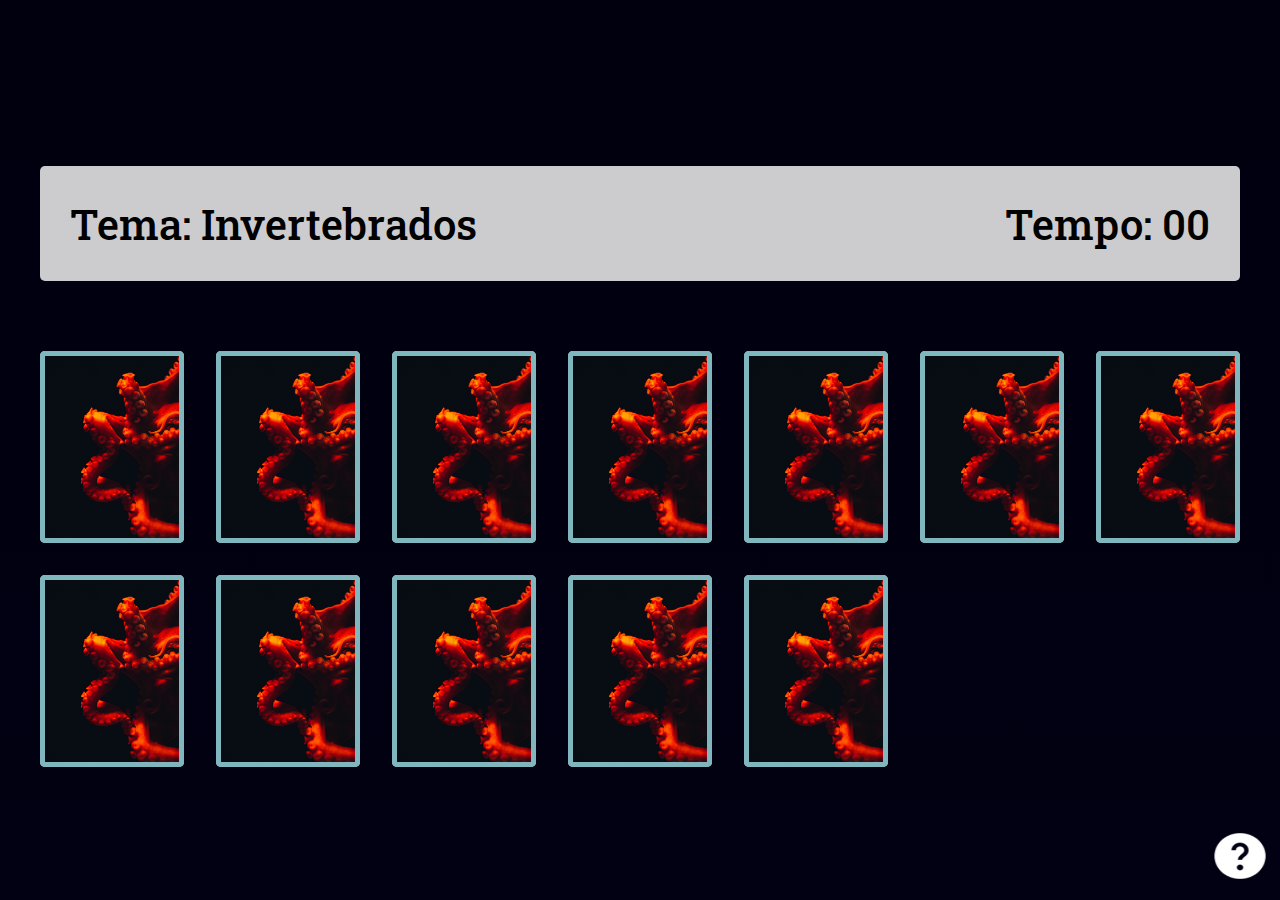
<file: jogo-invertebrados/jogoinvertebrados.html>
<!DOCTYPE html>
<html lang="pt-BR">
<head>
    <meta charset="UTF-8">
    <meta name="viewport" content="width=device-width, initial-scale=1.0">
    <title>Jogo da memória-Invertebrados</title>
    <link rel="preconnect" href="https://fonts.googleapis.com">
    <link rel="preconnect" href="https://fonts.gstatic.com" crossorigin>
    <link href="https://fonts.googleapis.com/css2?family=Roboto+Slab:wght@100..900&display=swap" rel="stylesheet">
    <link rel="stylesheet" href="../jogo-invertebrados/jogoinvertebrados.css">
    <link rel="website icon" type="png"
    href="/imagens/LOGO OCEAN.png">
    <script src="../jogo-invertebrados/jogoinvertebrados.js" defer></script>
</head>

</html>

<body>
 
  <main>
    <a href="/index.html">
      <img class= "logo-site" src="/imagens/LOGO OCEAN.png" alt="">
    </a>
    <a href="/ajuda/ajuda.html" class="help">
        <img id="botao-ajuda" src="../imagens/help.png" alt="">
    </a>

    <a href="../jogo-peixes/jogo.peixes.html">
        <img class="voltar-invertebrados" src="../imagens/VOLTAR BRANCO.png" alt="Botão de voltar">
    </a>

    <a href="/jogo-mamiferos/jogomamiferos.html">
        <img class="proxima-invertebrados" src="../imagens/IR BRANCO.png" alt="Botão de voltar">
    </a>

    <header>
      <span>Tema: Invertebrados</span>
      <span>Tempo: <span class="timer">00</span></span>
    </header>

    <div class="grid"></div>
  </main>

</body>

</html>
</file>
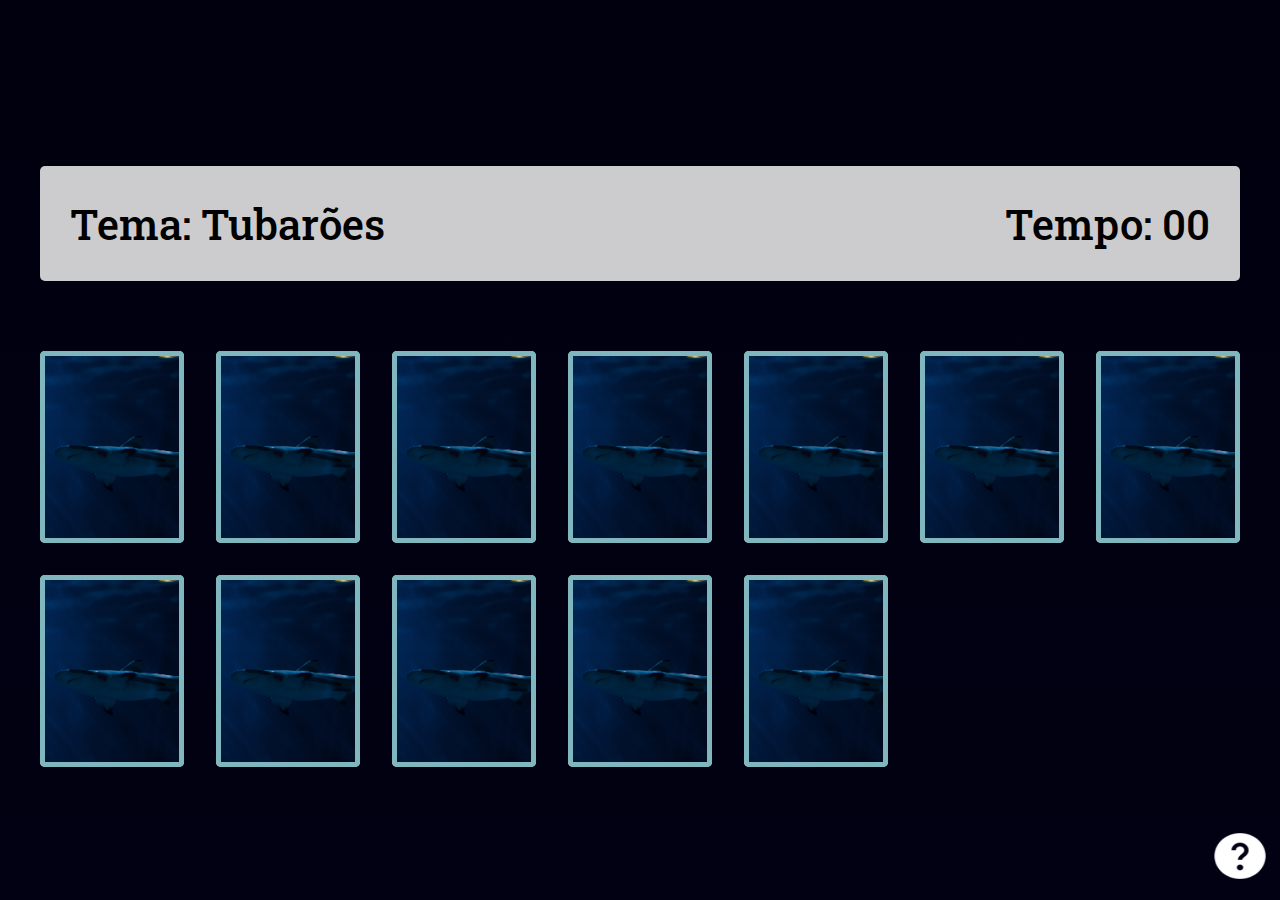
<file: jogo-tubaroes/jogotubaroes.html>
<!DOCTYPE html>
<html lang="pt-BR">
<head>
    <meta charset="UTF-8">
    <meta name="viewport" content="width=device-width, initial-scale=1.0">
    <title>Jogo da memória-Tubarões</title>
    <link rel="preconnect" href="https://fonts.googleapis.com">
    <link rel="preconnect" href="https://fonts.gstatic.com" crossorigin>
    <link href="https://fonts.googleapis.com/css2?family=Roboto+Slab:wght@100..900&display=swap" rel="stylesheet">
    <link rel="stylesheet" href="../jogo-tubaroes/jogotubaroes.css">
    <link rel="website icon" type="png"
    href="/imagens/LOGO OCEAN.png">
    <script src="../jogo-tubaroes/jogotubaroes.js" defer></script>
</head>

</html>

<body>
 
  <main>
    <a href="/index.html">
      <img class= "logo-site" src="/imagens/LOGO OCEAN.png" alt="">
    </a>
    <a href="/ajuda/ajuda.html" class="help">
        <img id="botao-ajuda" src="../imagens/help.png" alt="">
    </a>

    <a href="../jogo-mamiferos/jogomamiferos.html">
        <img class="voltar-tubaroes" src="../imagens/VOLTAR BRANCO.png" alt="Botão de voltar">
    </a>

    <a href="/jogo-final/jogofinal.html">
        <img class="proxima-tubaroes" src="../imagens/IR BRANCO.png" alt="Botão de voltar">
    </a>

    <header>
      <span>Tema: Tubarões</span>
      <span>Tempo: <span class="timer">00</span></span>
    </header>

    <div class="grid"></div>
  </main>

</body>

</html>
</file>
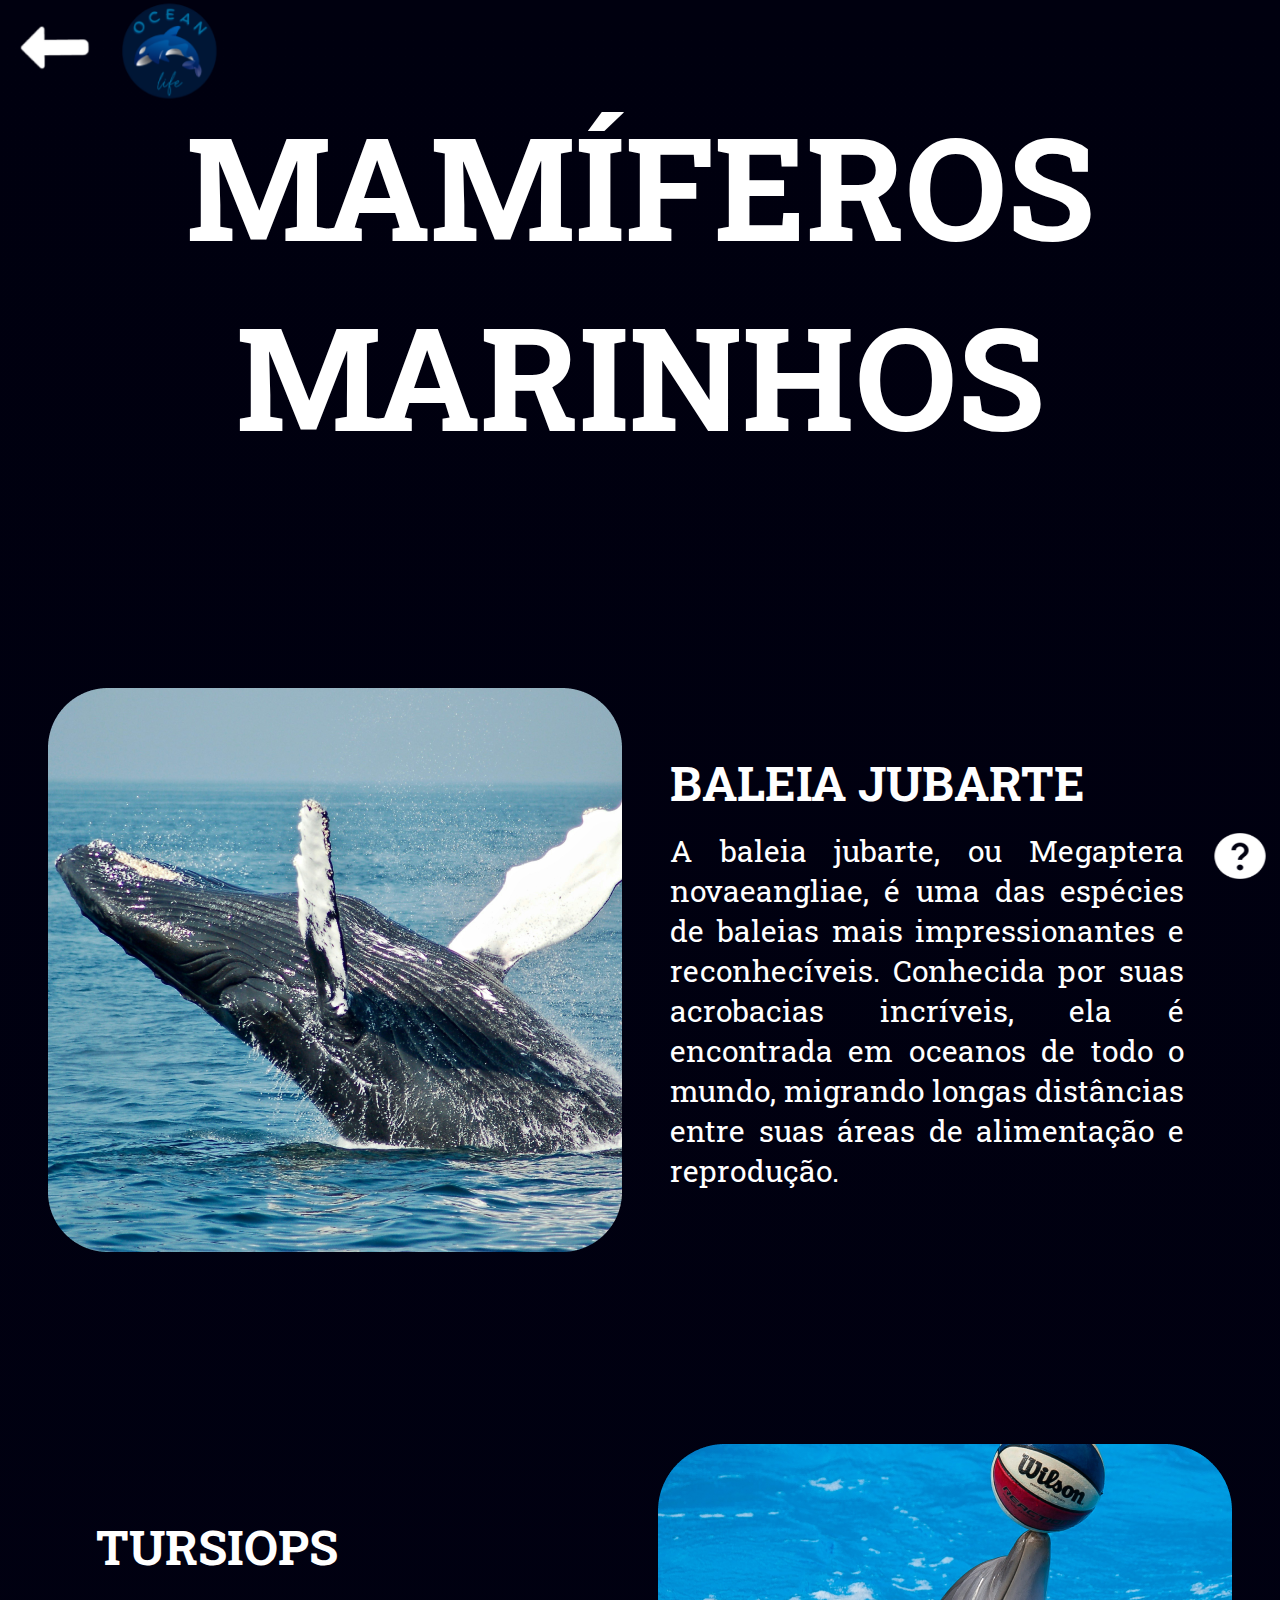
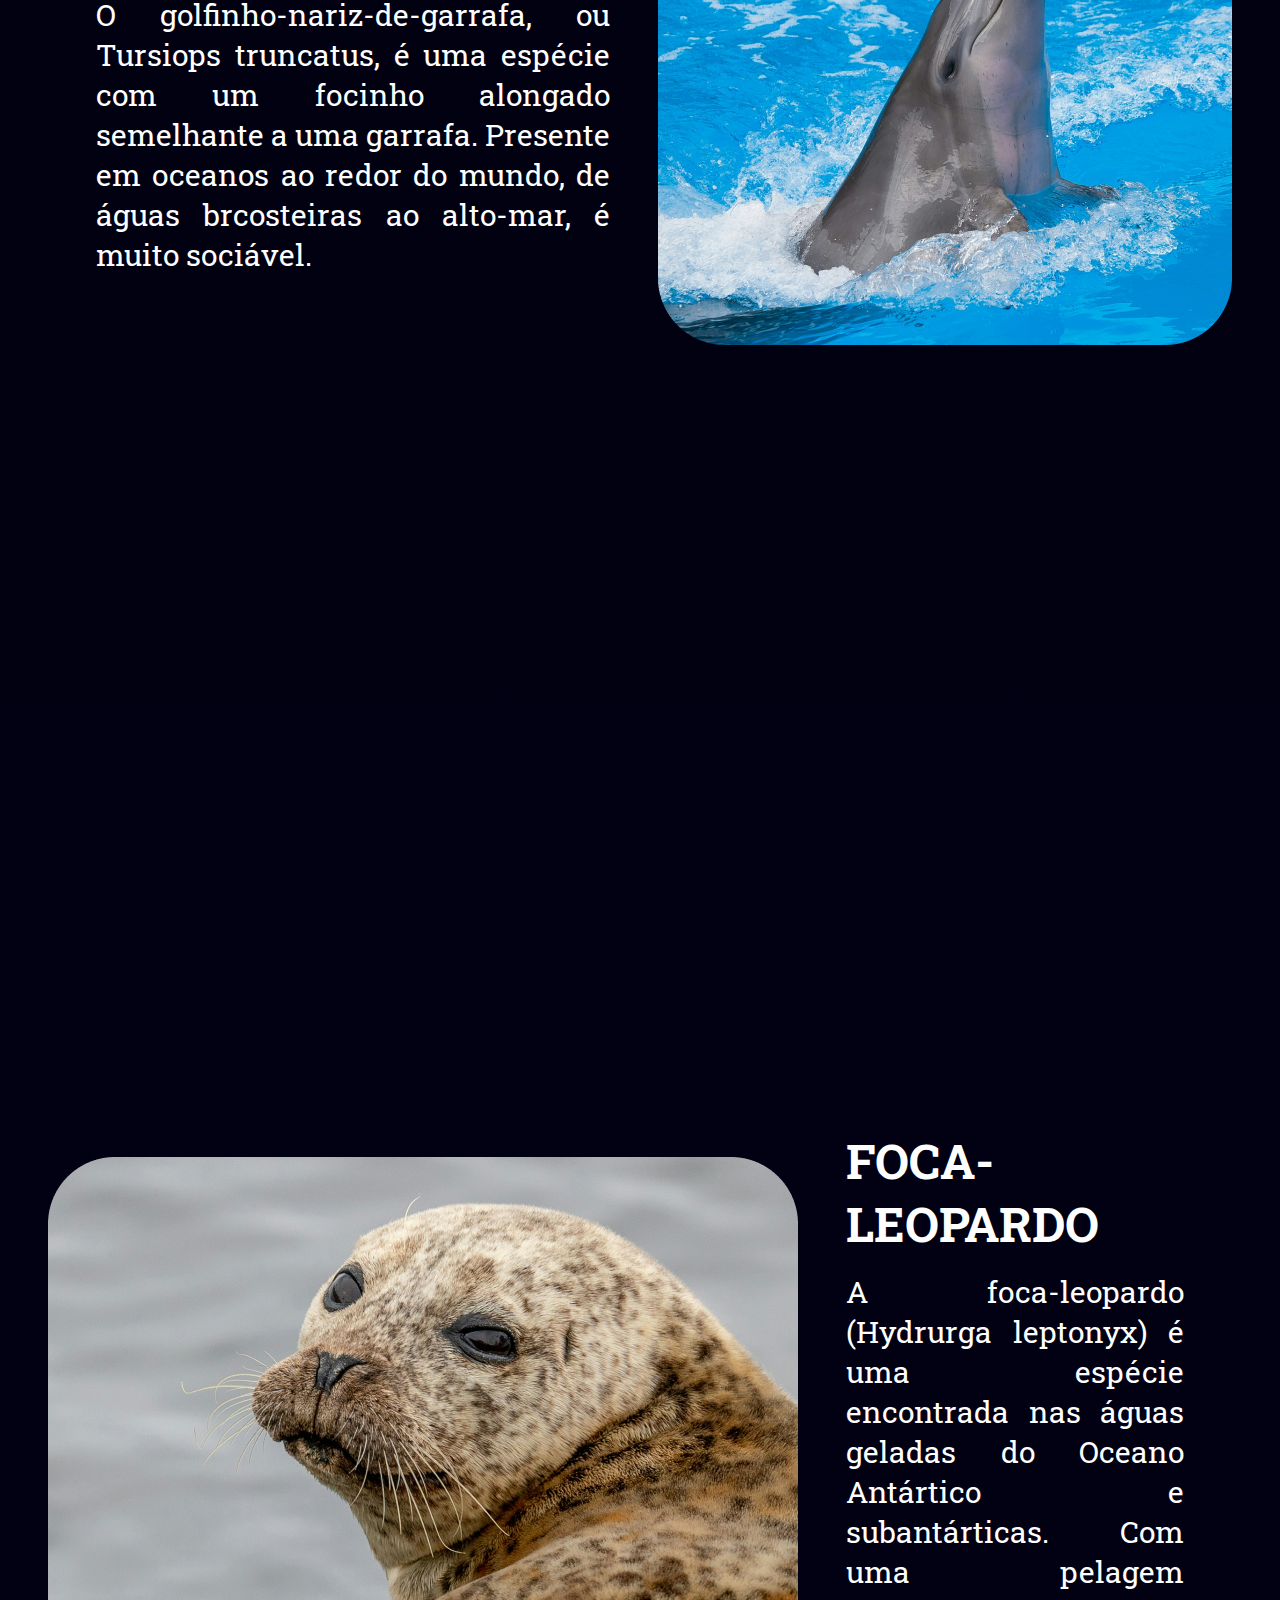
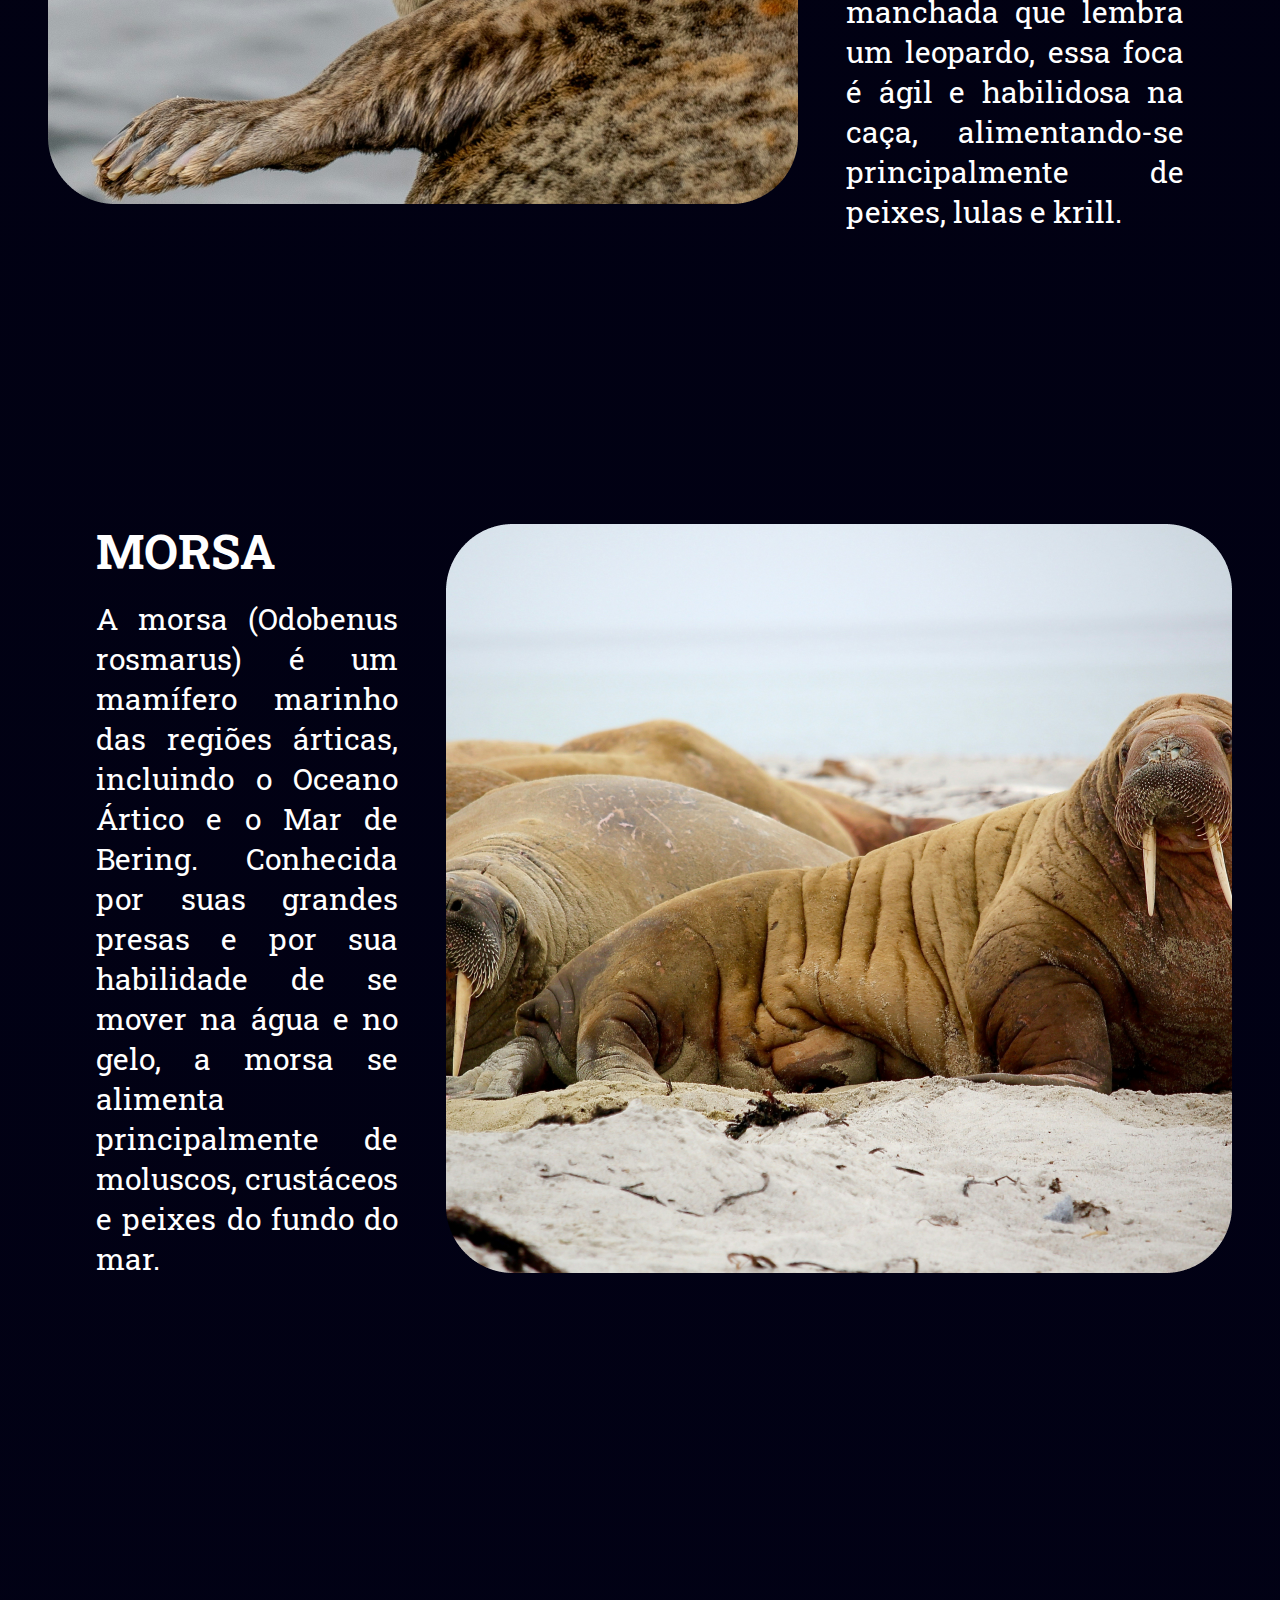
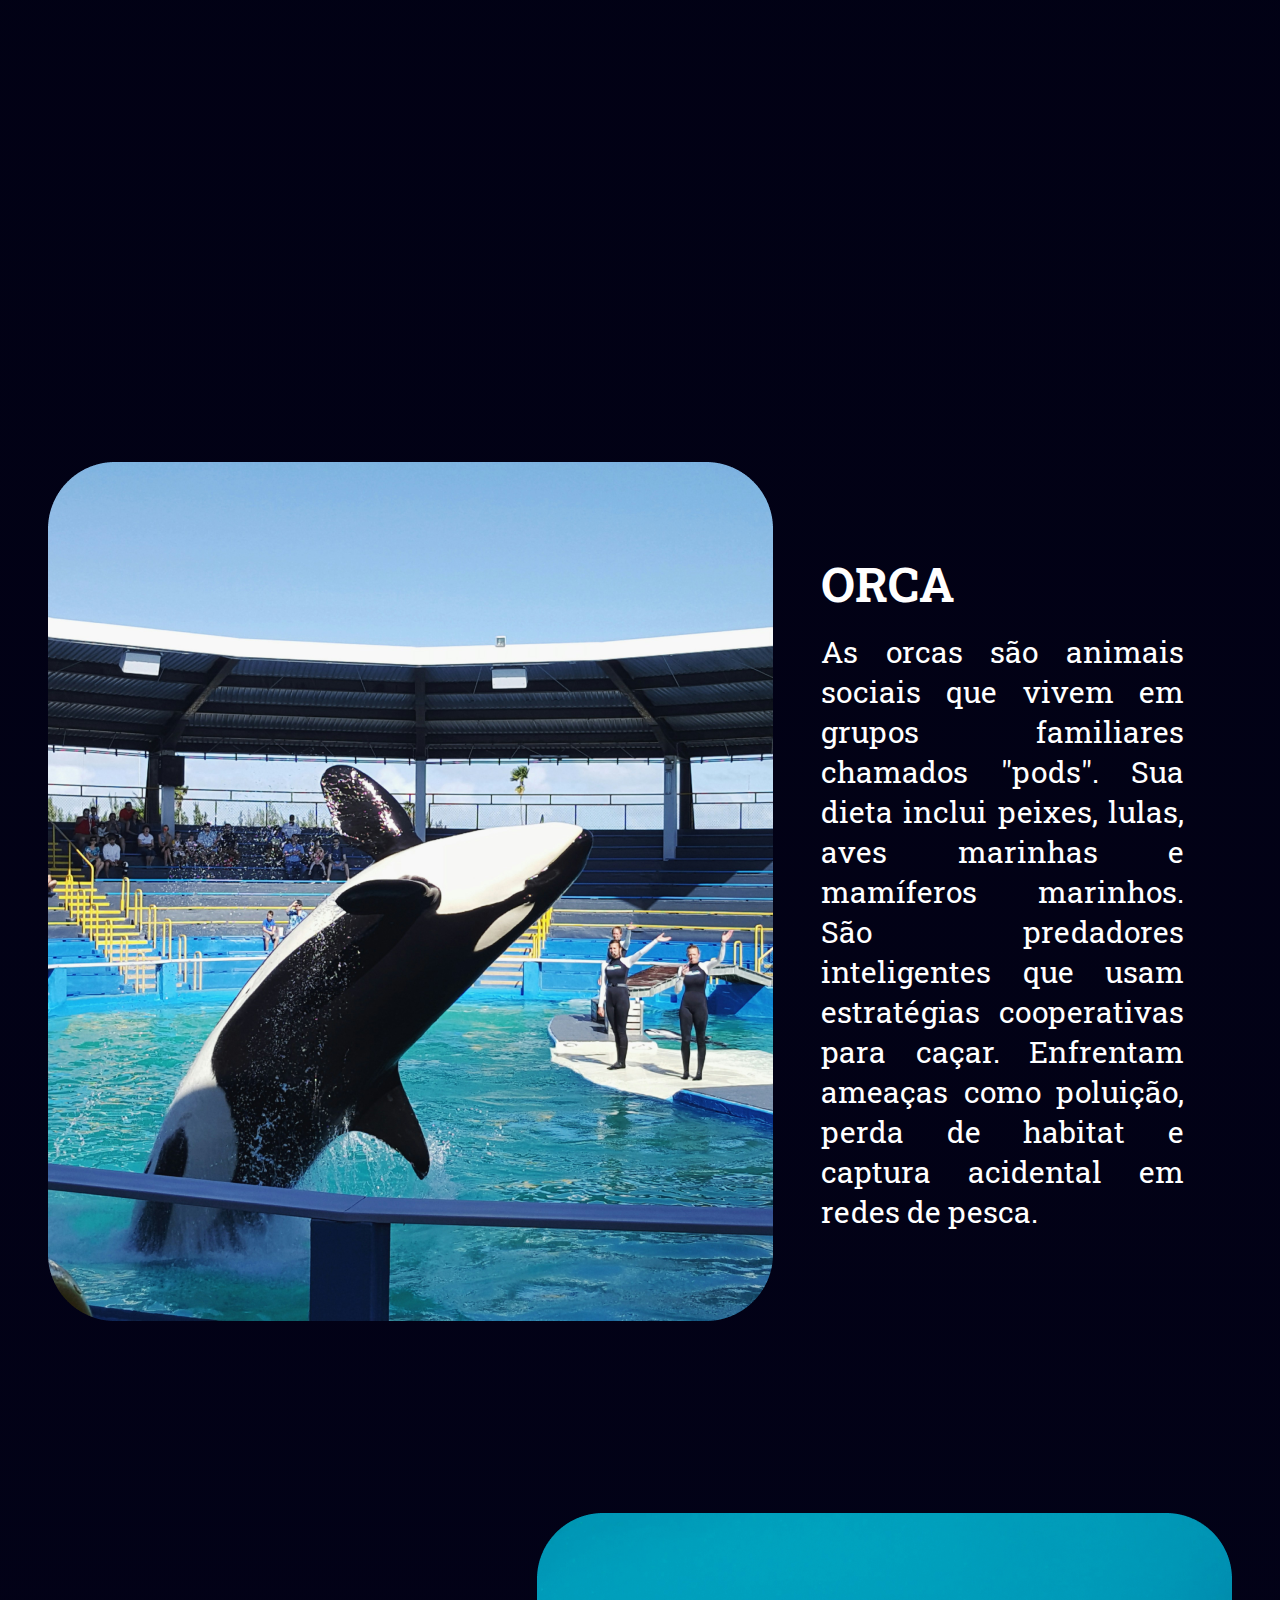
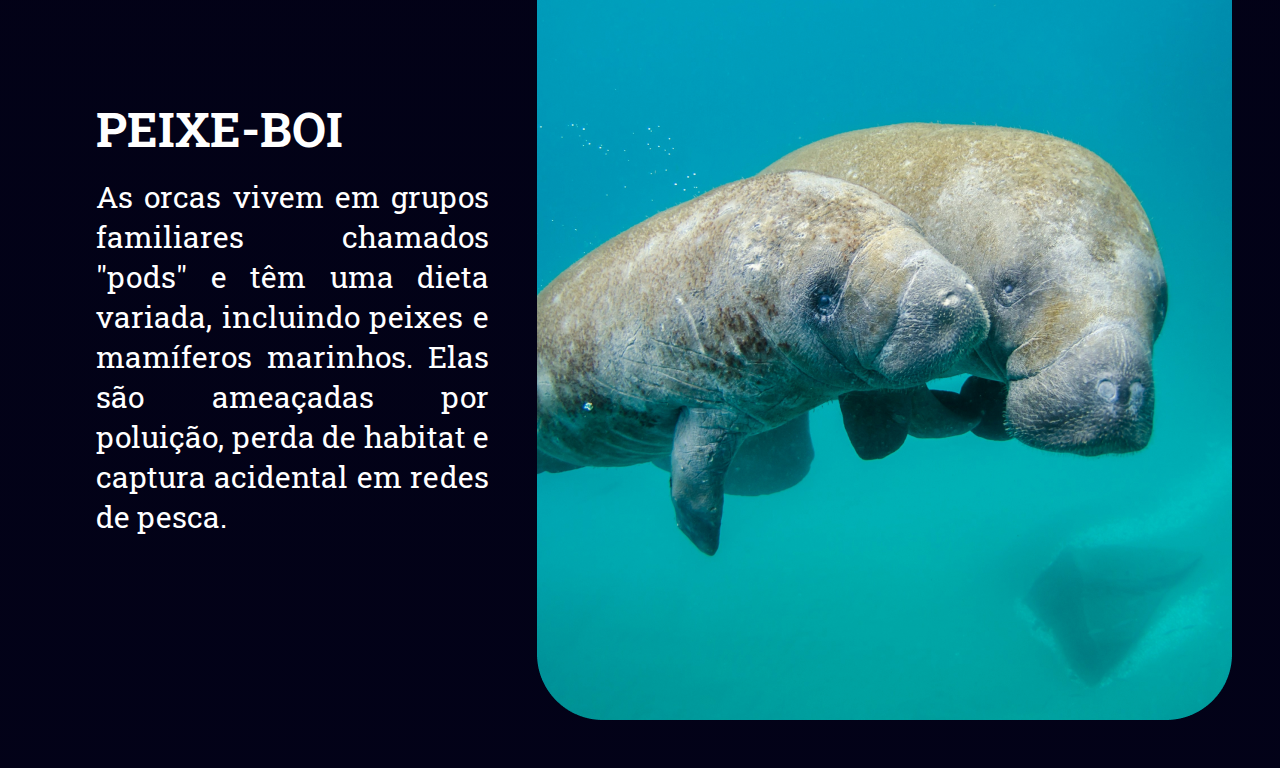
<file: MAMÍFEROS/mamiferos.html>
<!DOCTYPE html>
<html lang="pt-BR">
<head>
    <meta charset="UTF-8">
    <meta name="viewport" content="width=device-width, initial-scale=1.0">
    <link rel="preconnect" href="https://fonts.googleapis.com">
    <link rel="preconnect" href="https://fonts.gstatic.com" crossorigin>
    <link href="https://fonts.googleapis.com/css2?family=Barlow:ital,wght@0,100;0,200;0,300;0,400;0,500;0,600;0,700;0,800;0,900;1,100;1,200;1,300;1,400;1,500;1,600;1,700;1,800;1,900&family=Roboto+Slab:wght@100..900&display=swap" rel="stylesheet">
    <link rel="stylesheet" href="mamiferos.css">
    <link rel="website icon" type="png"
    href="/imagens/LOGO OCEAN.png">
    <title>Document</title>
</head>
<body>
    <header class="cabeçalho">
        <h1>MAMÍFEROS <br> MARINHOS</h1>
    </header>
    <a href="/body/body.html#home3">
        <img src="./images-mamiferos/Down.png" alt="" class="seta">
    </a>
    <a href="../index.html" id="imagem">
        <img class="logo-site" src="../imagens/LOGO OCEAN.png" alt="logo do site">
    </a>

    <a  href= "/ajuda/ajuda.html" class="help">
        <img id="botao-ajuda" src="../imagens/help.png" alt="">
    </a> 

    <main class="interface">
        <section class="text-normal">
            <img class="baleia-jubasrte" src="../MAMÍFEROS/images-mamiferos/todd-cravens-lwACYK8ScmA-unsplash 1.png" alt="">
        <div>
            <h1>BALEIA JUBARTE</h1>
            <p>A baleia jubarte, ou Megaptera novaeangliae, é uma das espécies de baleias mais impressionantes e reconhecíveis. Conhecida por suas acrobacias incríveis, ela é encontrada em oceanos de todo o mundo, migrando longas distâncias entre suas áreas de alimentação e reprodução.</p>
        </div>
        </section>

        <section class="text-alt">
            <img class="img-povo" src="../MAMÍFEROS/images-mamiferos/william-warby-3fTFZA7WnUQ-unsplash 1.png" alt="">
        <div>
            <h1>TURSIOPS</h1>
            <p>O golfinho-nariz-de-garrafa, ou Tursiops truncatus, é uma espécie com um focinho alongado semelhante a uma garrafa. Presente em oceanos ao redor do mundo, de águas brcosteiras ao alto-mar, é muito sociável.
        </div>
        </section>

        <section class="text-normal">
            <img class="foca-leopardo" src="../MAMÍFEROS/images-mamiferos/bob-brewer-SwwaMXn9b5E-unsplash 1.png" alt="">
        <div>
            <h1>FOCA-LEOPARDO</h1>
            <p>A foca-leopardo (Hydrurga leptonyx) é uma espécie encontrada nas águas geladas do Oceano Antártico e subantárticas. Com uma pelagem manchada que lembra um leopardo, essa foca é ágil e habilidosa na caça, alimentando-se principalmente de peixes, lulas e krill.</p>
        </div>
        </section>

        <section class="text-alt">
            <img class="morsa" src="../MAMÍFEROS/images-mamiferos/jay-ruzesky-h13Y8vyIXNU-unsplash 1.png" alt="">
        <div>
            <h1>MORSA</h1>
            <p>A morsa (Odobenus rosmarus) é um mamífero marinho das regiões árticas, incluindo o Oceano Ártico e o Mar de Bering. Conhecida por suas grandes presas e por sua habilidade de se mover na água e no gelo, a morsa se alimenta principalmente de moluscos, crustáceos e peixes do fundo do mar.</p>
        </div>
        </section>

        <section class="text-normal">
            <img class="orca" src="../MAMÍFEROS/images-mamiferos/merci-l-P8x2z1cBsU4-unsplash 1.png" alt="">
        <div>
            <h1>ORCA</h1>
            <p>As orcas são animais sociais que vivem em grupos familiares chamados "pods". Sua dieta inclui peixes, lulas, aves marinhas e mamíferos marinhos. São predadores inteligentes que usam estratégias cooperativas para caçar. Enfrentam ameaças como poluição, perda de habitat e captura acidental em redes de pesca.</p>
         </div>
        </section>

        <section class="text-alt">
            <img class="ouri-mar" src="../MAMÍFEROS/images-mamiferos/noaa-8EXZXZrj3Tw-unsplash 1.png" alt="">
        <div>
            <h1>PEIXE-BOI</h1>
            <p>As orcas vivem em grupos familiares chamados "pods" e têm uma dieta variada, incluindo peixes e mamíferos marinhos. Elas são ameaçadas por poluição, perda de habitat e captura acidental em redes de pesca.</p>
        </div>
        </section>
    </main>
</body>
</html>
</file>
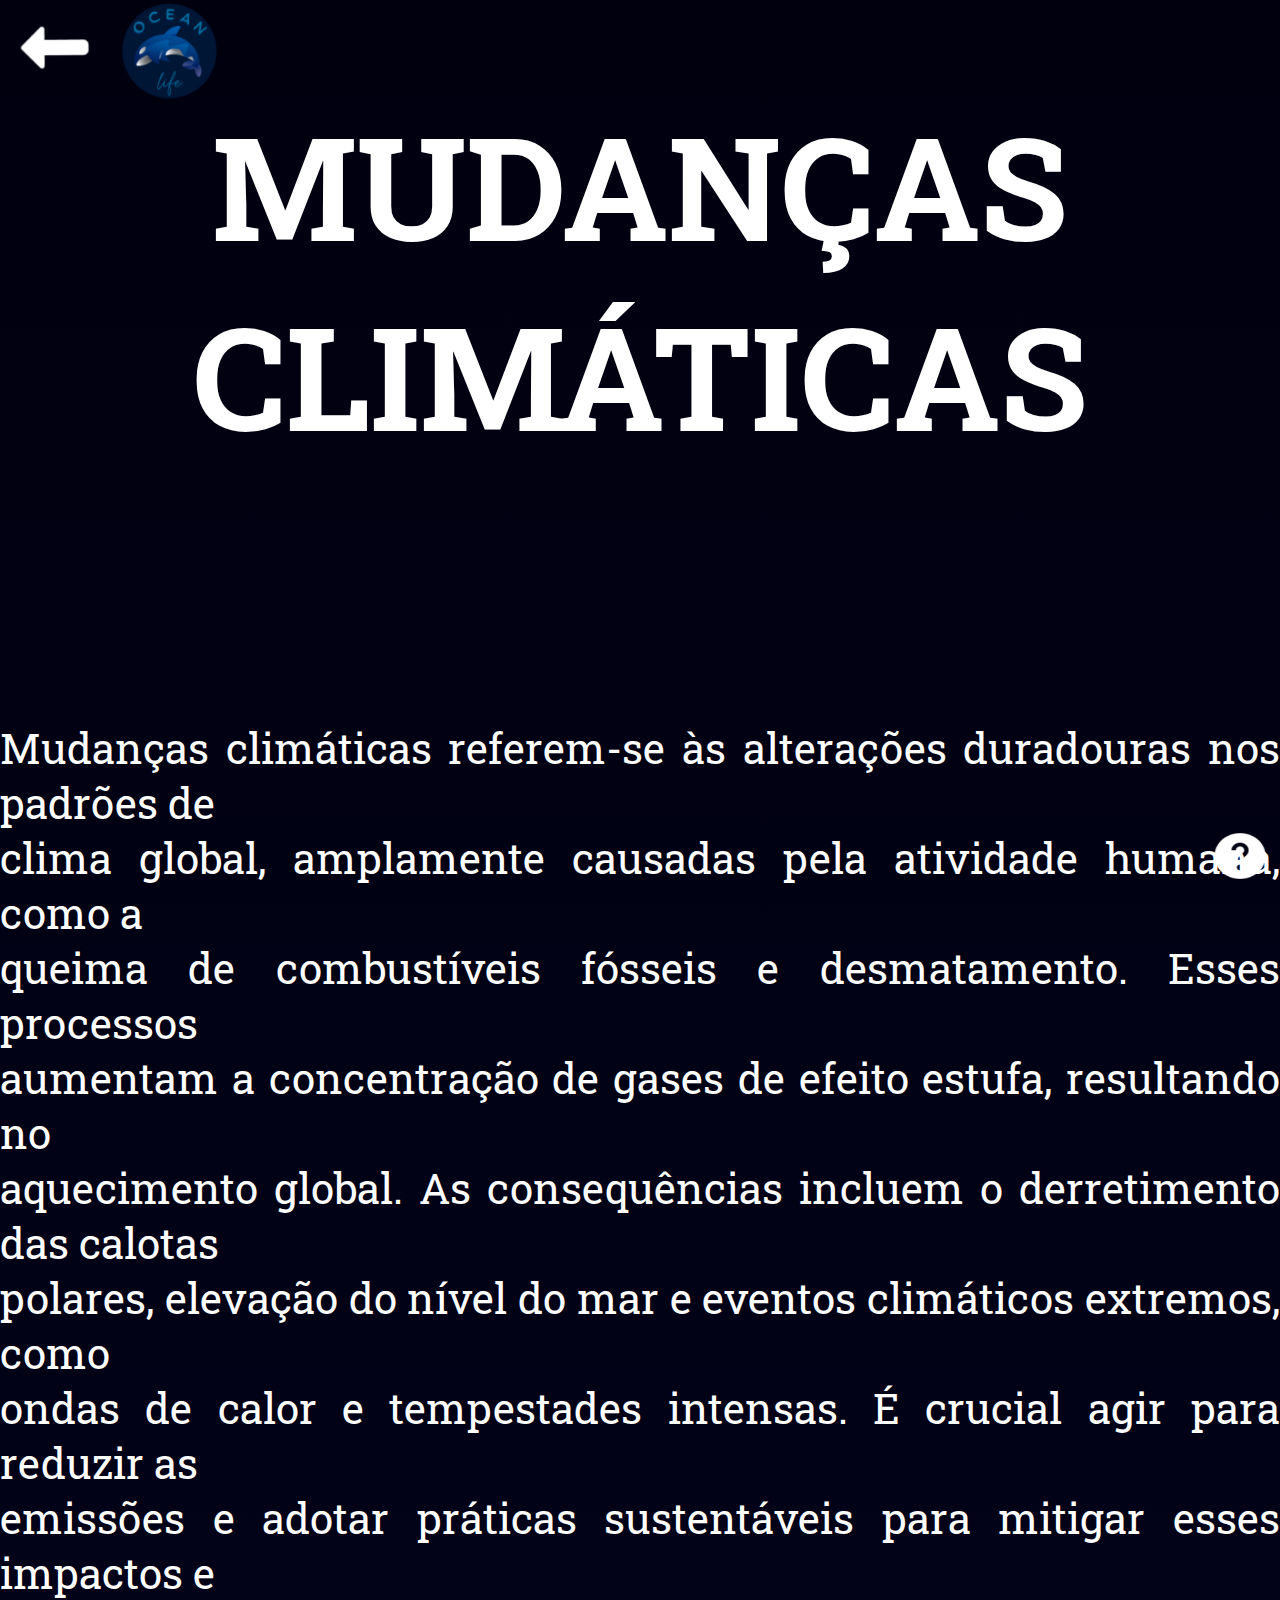
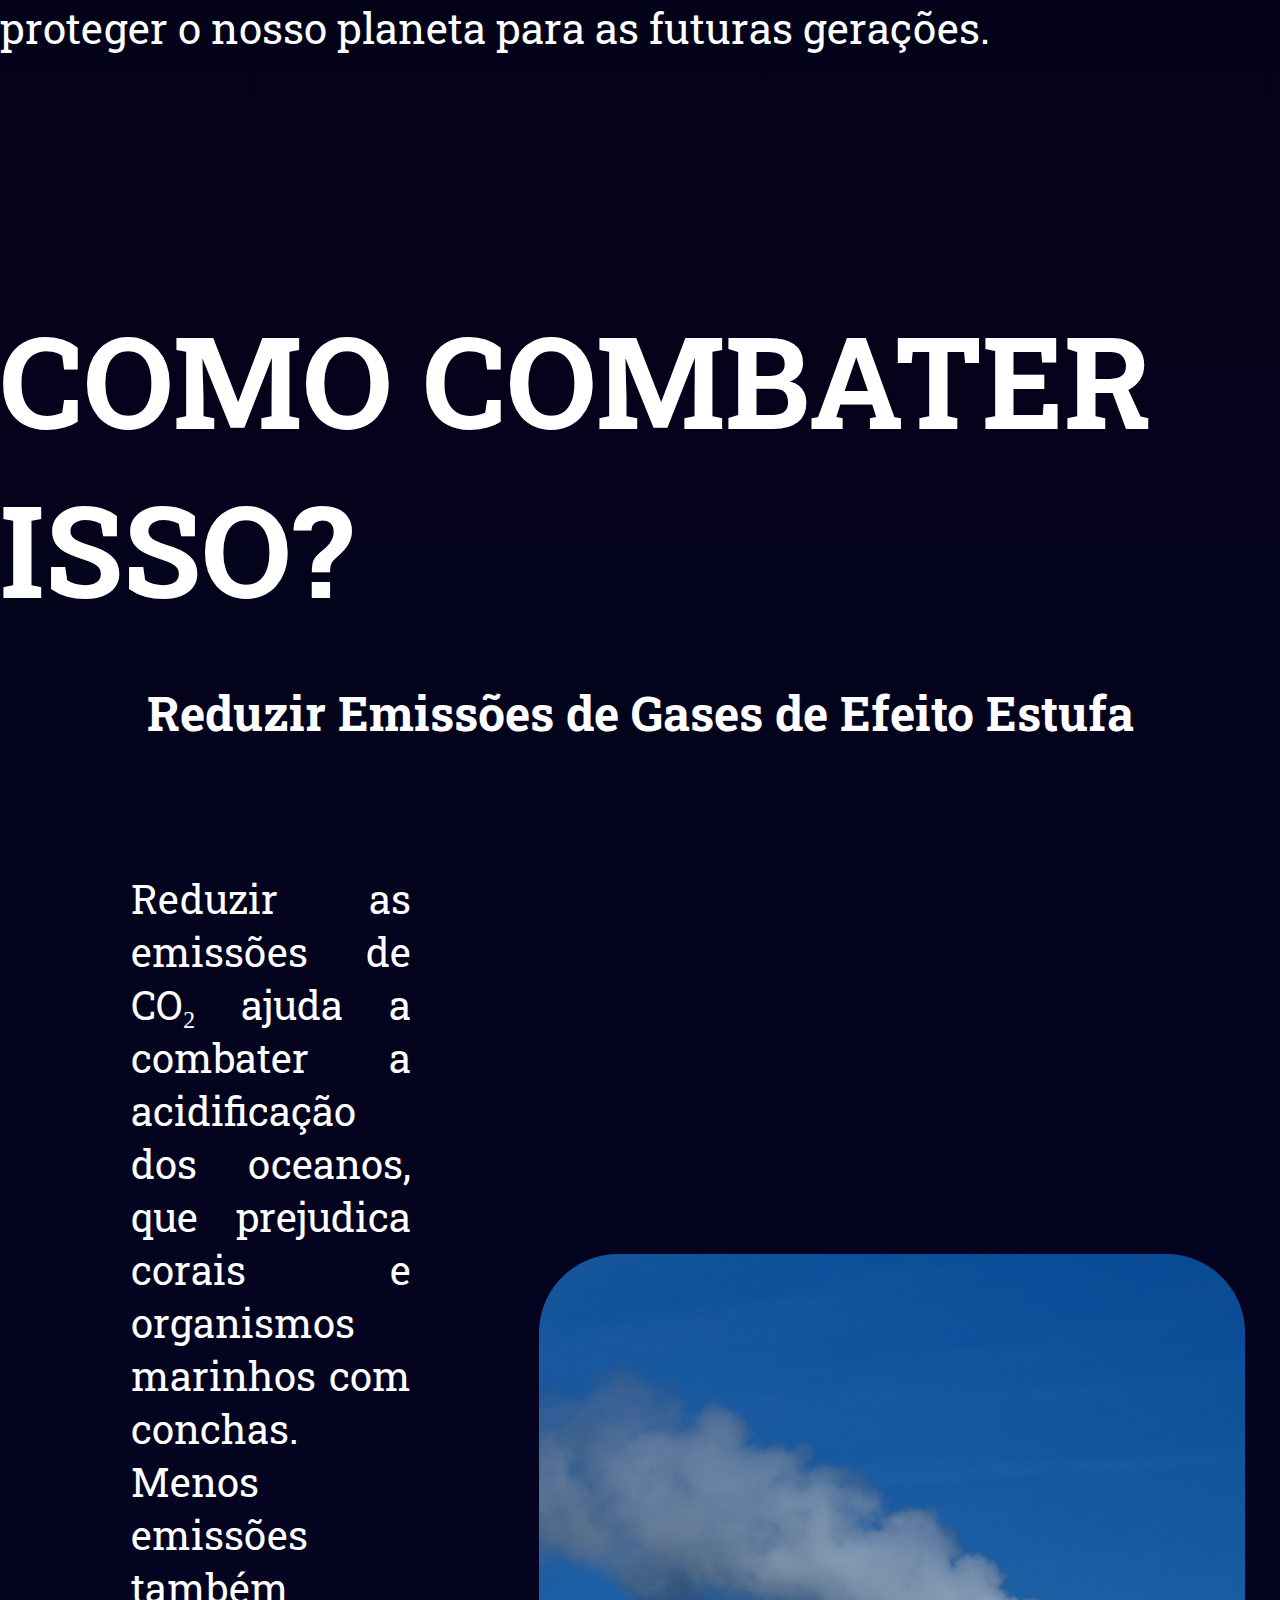
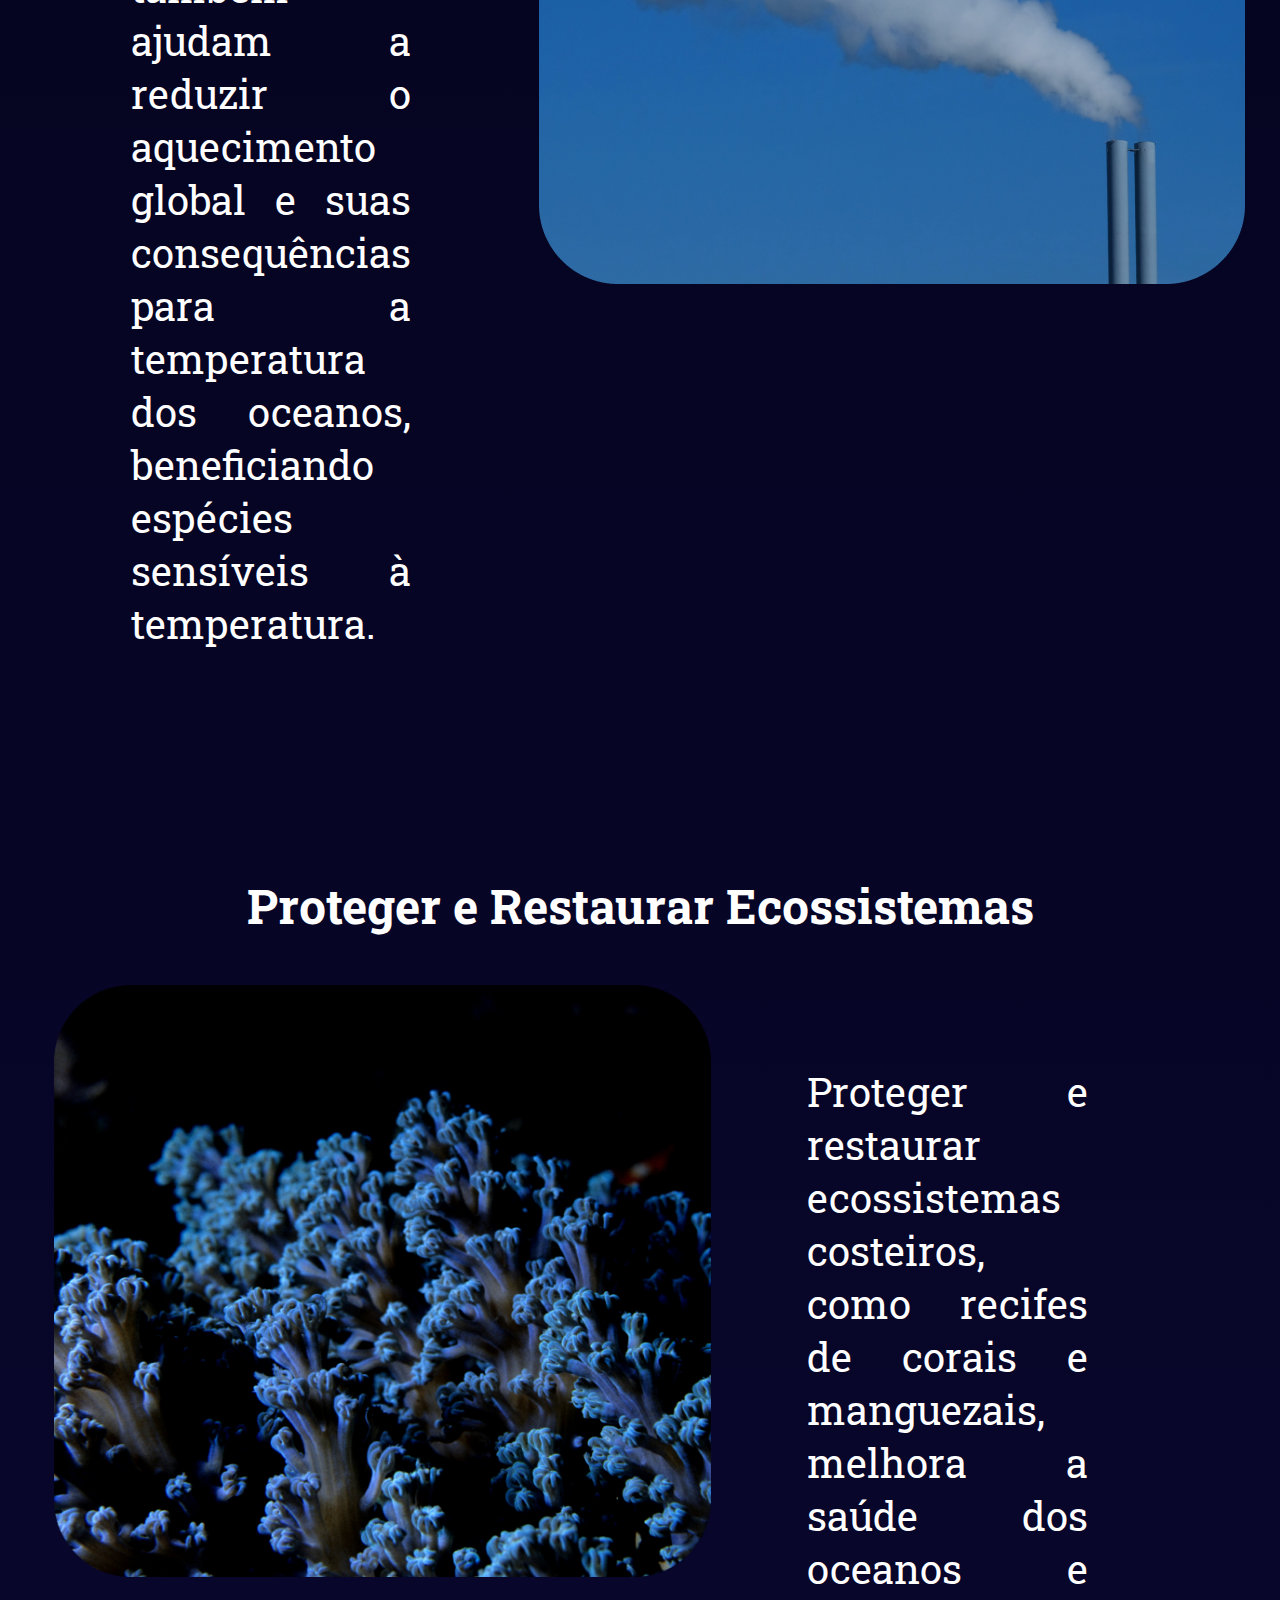
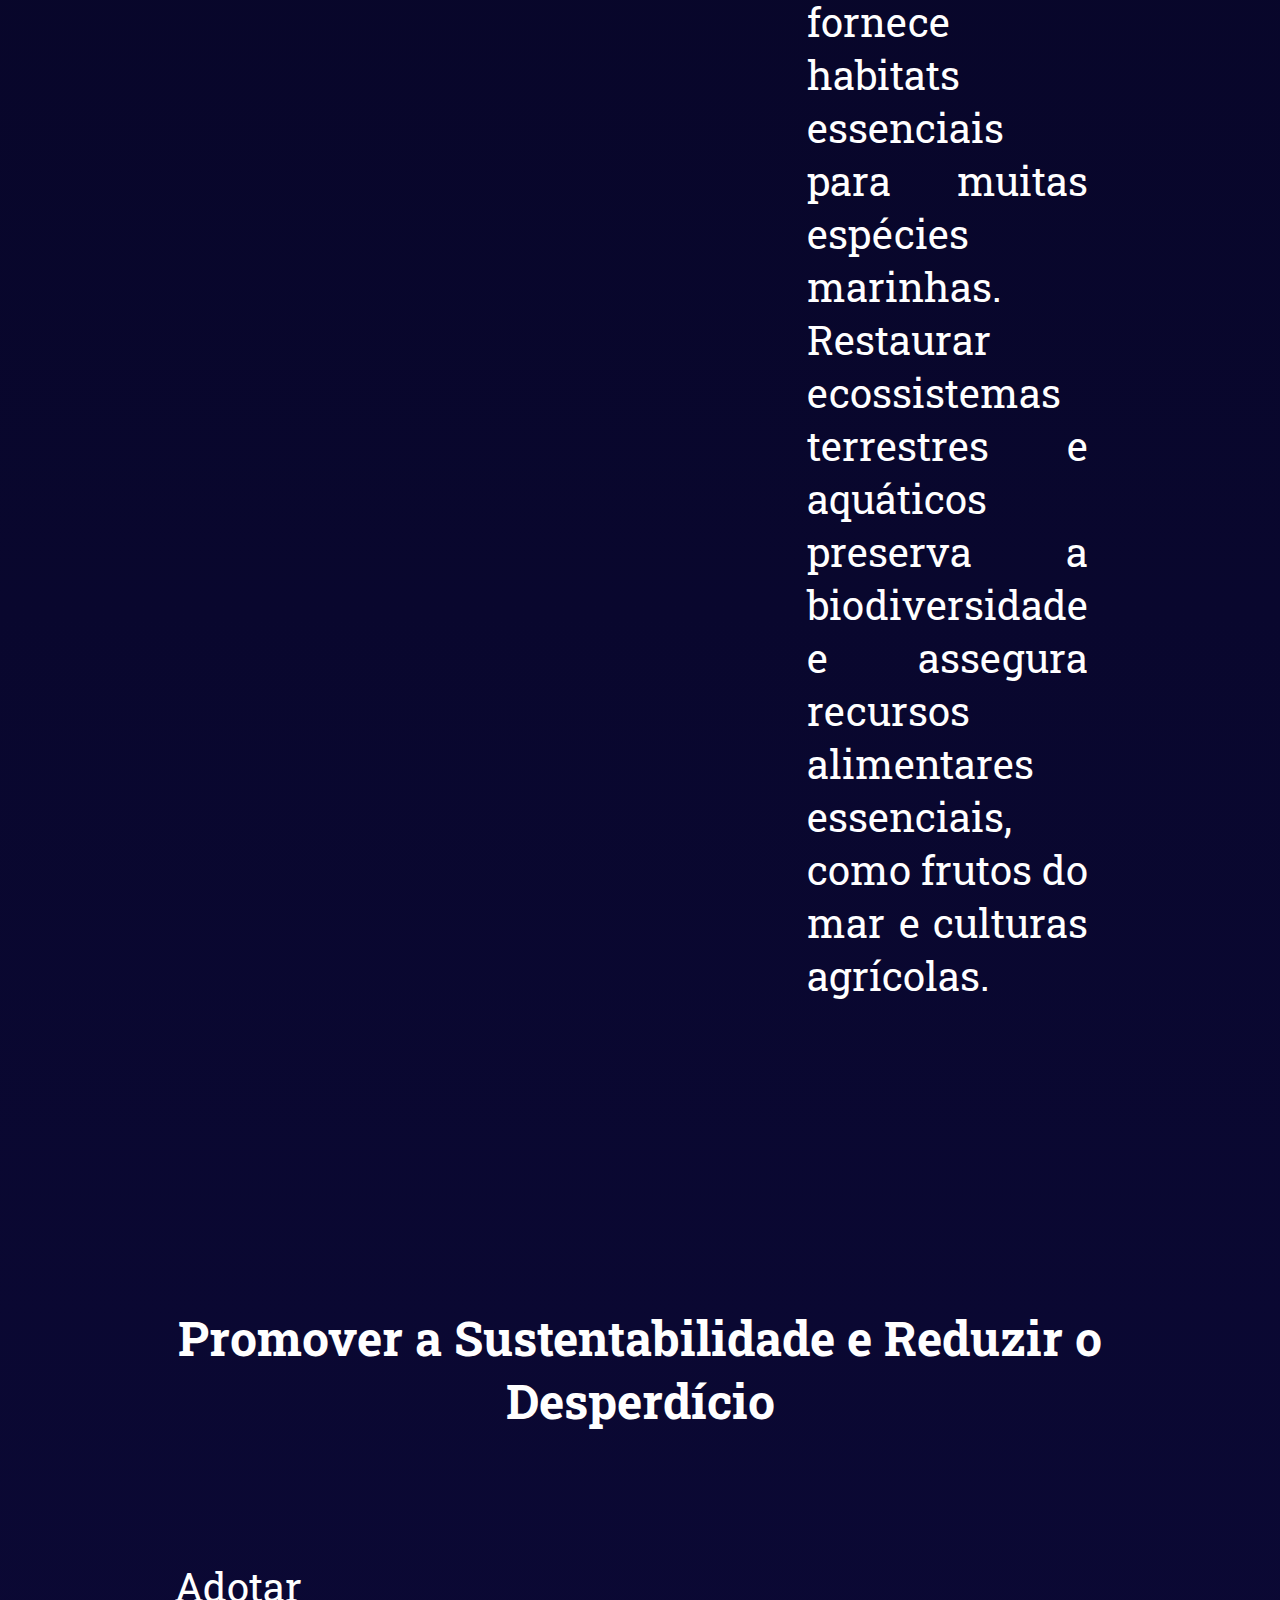
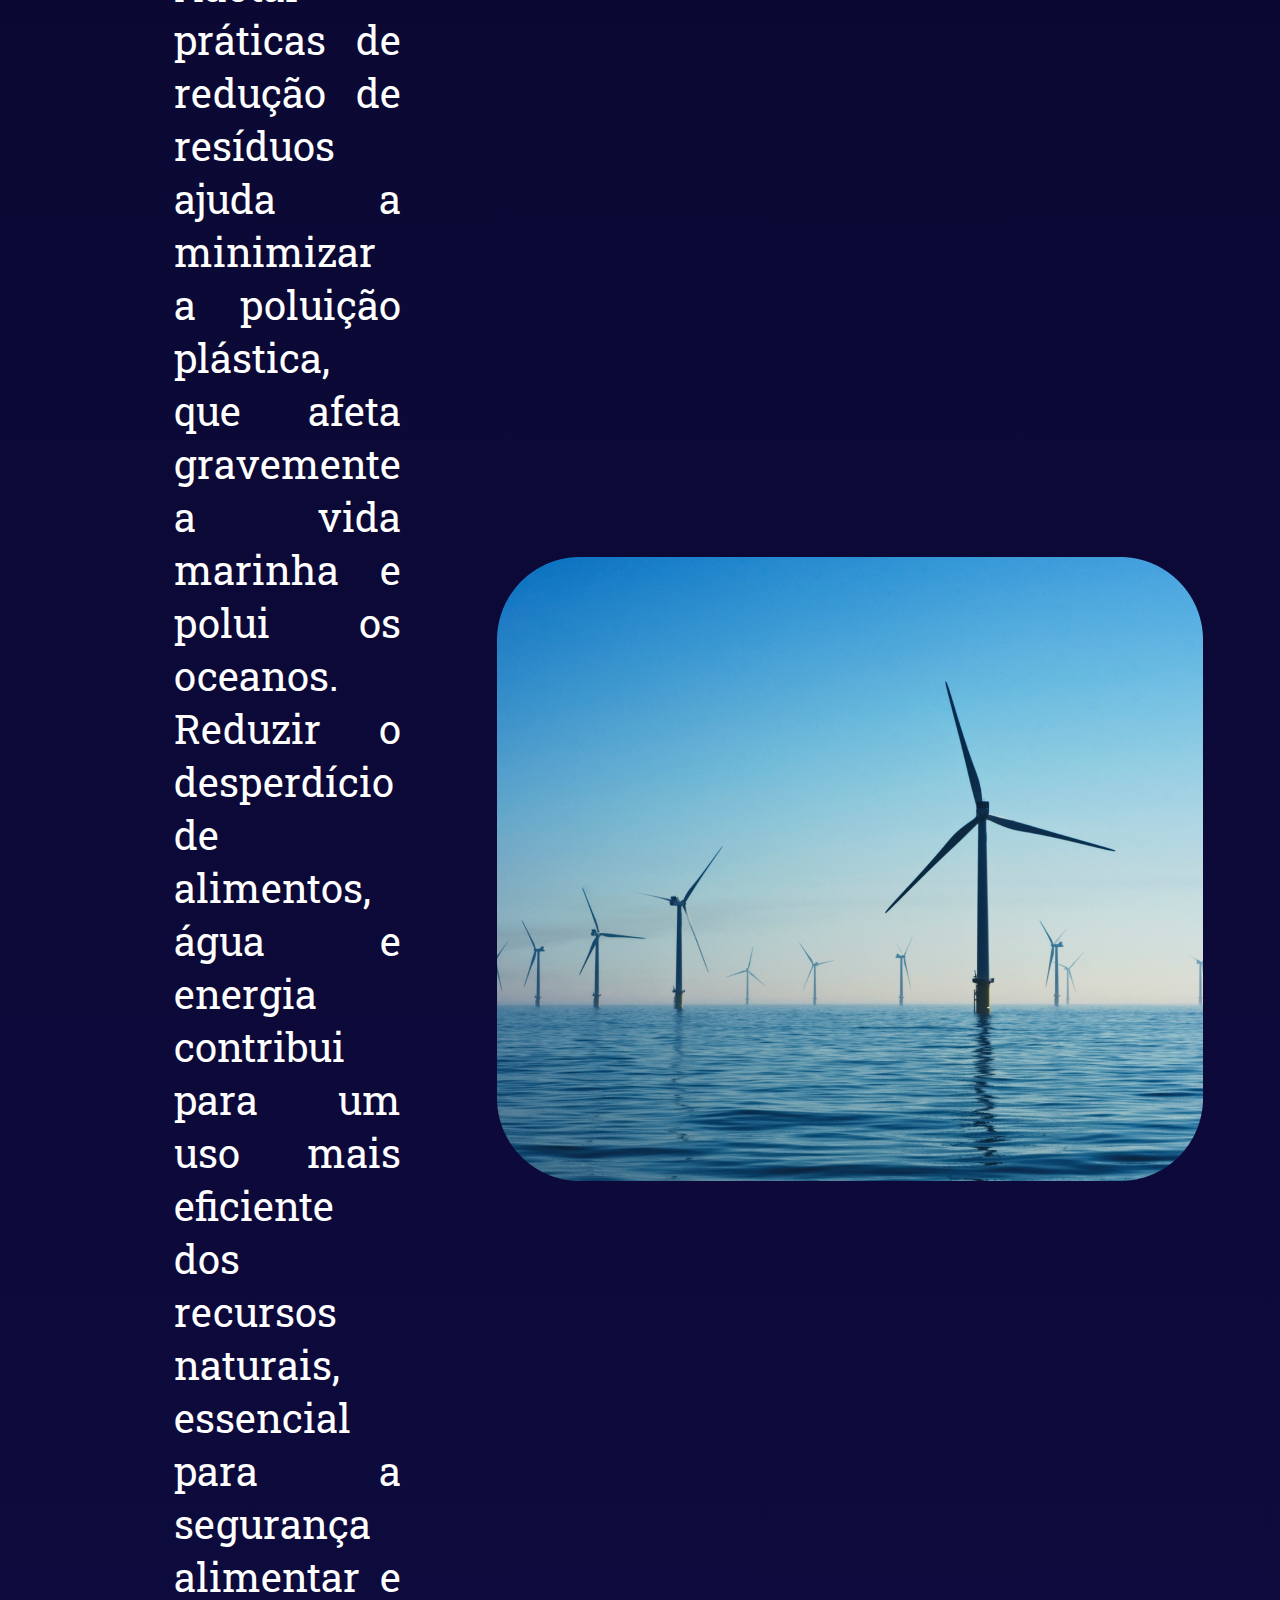
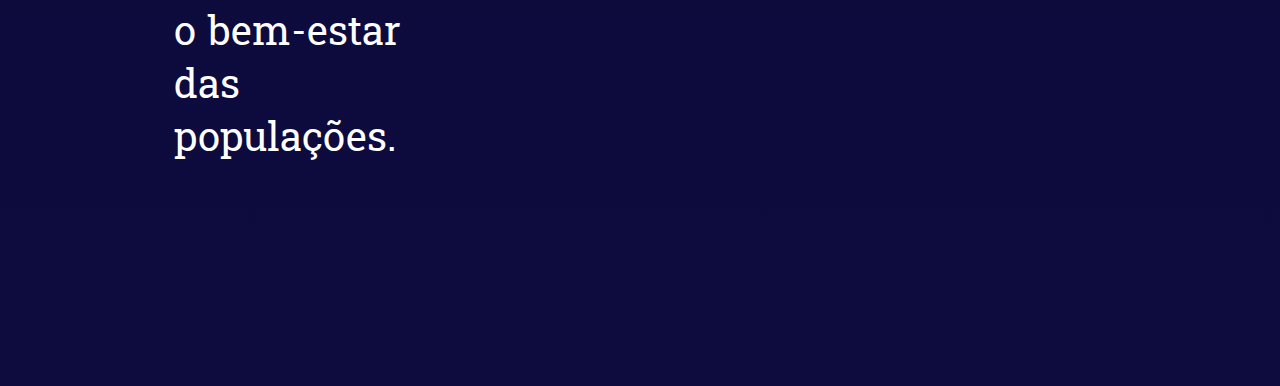
<file: MUDANÇAS CLIMÁTICAS/mudancas.html>
<!DOCTYPE html>
<html lang="pt-BR">
<head>
    <meta charset="UTF-8">
    <meta name="viewport" content="width=device-width, initial-scale=1.0">
    <link rel="preconnect" href="https://fonts.googleapis.com">
    <link rel="preconnect" href="https://fonts.gstatic.com" crossorigin>
    <link href="https://fonts.googleapis.com/css2?family=Barlow:ital,wght@0,100;0,200;0,300;0,400;0,500;0,600;0,700;0,800;0,900;1,100;1,200;1,300;1,400;1,500;1,600;1,700;1,800;1,900&family=Roboto+Slab:wght@100..900&display=swap" rel="stylesheet">
    <link rel="stylesheet" href="mudancas.css">
    <link rel="website icon" type="png"
    href="/imagens/LOGO OCEAN.png">
    <title>Document</title>
</head>
<body>
    <header class="cabeçalho">
        <h1>MUDANÇAS <br> CLIMÁTICAS</h1>
    </header>

    <a href="/body/body.html#home6">
        <img src="./images-mudancas/Down.png" alt="" class="seta">
    </a>

    <a href="../index.html" id="imagem">
        <img class="logo-site" src="../imagens/LOGO OCEAN.png" alt="logo do site">
    </a>

    <a  href= "/ajuda/ajuda.html" class="help">
        <img id="botao-ajuda" src="../imagens/help.png" alt="">
    </a> 

    <main class="interface">

        <section >
            <p class="paragrafo">Mudanças climáticas referem-se às alterações duradouras nos padrões de <br> clima global, amplamente causadas pela atividade humana, como a <br> queima de combustíveis fósseis e desmatamento. Esses processos <br> aumentam a concentração de gases de efeito estufa, resultando no <br> aquecimento global. As consequências incluem o derretimento das calotas <br> polares, elevação do nível do mar e eventos climáticos extremos, como <br> ondas de calor e tempestades intensas. É crucial agir para reduzir as <br> emissões e adotar práticas sustentáveis para mitigar esses impactos e <br> proteger o nosso planeta para as futuras gerações.</p>
        </section>

        <section>
            <h1 class="h1">COMO COMBATER ISSO?</h1>
        </section>

        <section class="text">
            <h2 class="h2">Reduzir Emissões de Gases de Efeito Estufa </h2>
     <div class="aling-box"> 
        <div>
            <p id="normal">Reduzir as emissões de CO₂ ajuda a combater a acidificação dos oceanos, que prejudica corais e organismos marinhos com conchas. Menos emissões também ajudam a reduzir o aquecimento global e suas consequências para a temperatura dos oceanos, beneficiando espécies sensíveis à temperatura.</p>
        </div>
        <img src="../MUDANÇAS CLIMÁTICAS/images-mudancas/ria-CvTaPeo3NRk-unsplash 1.png" alt="">
     </div>   
        </section>
        <section class="text-2">
            <h2 id="centro">Proteger e Restaurar Ecossistemas</h2>
    <div class="aling-box-2">
        <div>
            <p id="anormal">Proteger e restaurar ecossistemas costeiros, como recifes de corais e manguezais, melhora a saúde dos oceanos e fornece habitats essenciais para muitas espécies marinhas. Restaurar ecossistemas terrestres e aquáticos preserva a biodiversidade e assegura recursos alimentares essenciais, como frutos do mar e culturas agrícolas.</p>
        </div>
        <img src="../MUDANÇAS CLIMÁTICAS/images-mudancas/veronica-reverse-2mH5fEFYc5s-unsplash 1 (1).png" alt="">
    </div>
        </section>

        <section class="text-3">
            <h2 id="centro">Promover a Sustentabilidade e Reduzir o Desperdício</h2>
    <div class="aling-box-3">
        <div>
            <p id="normal">Adotar práticas de redução de resíduos ajuda a minimizar a poluição plástica, que afeta gravemente a vida marinha e polui os oceanos. Reduzir o desperdício de alimentos, água e energia contribui para um uso mais eficiente dos recursos naturais, essencial para a segurança alimentar e o bem-estar das populações.</p>
        </div>
        <img src="../MUDANÇAS CLIMÁTICAS/images-mudancas/nicholas-doherty-pONBhDyOFoM-unsplash 1.png" alt="">
    </div>
        </section>
    </main>
</body>
</html>
</file>
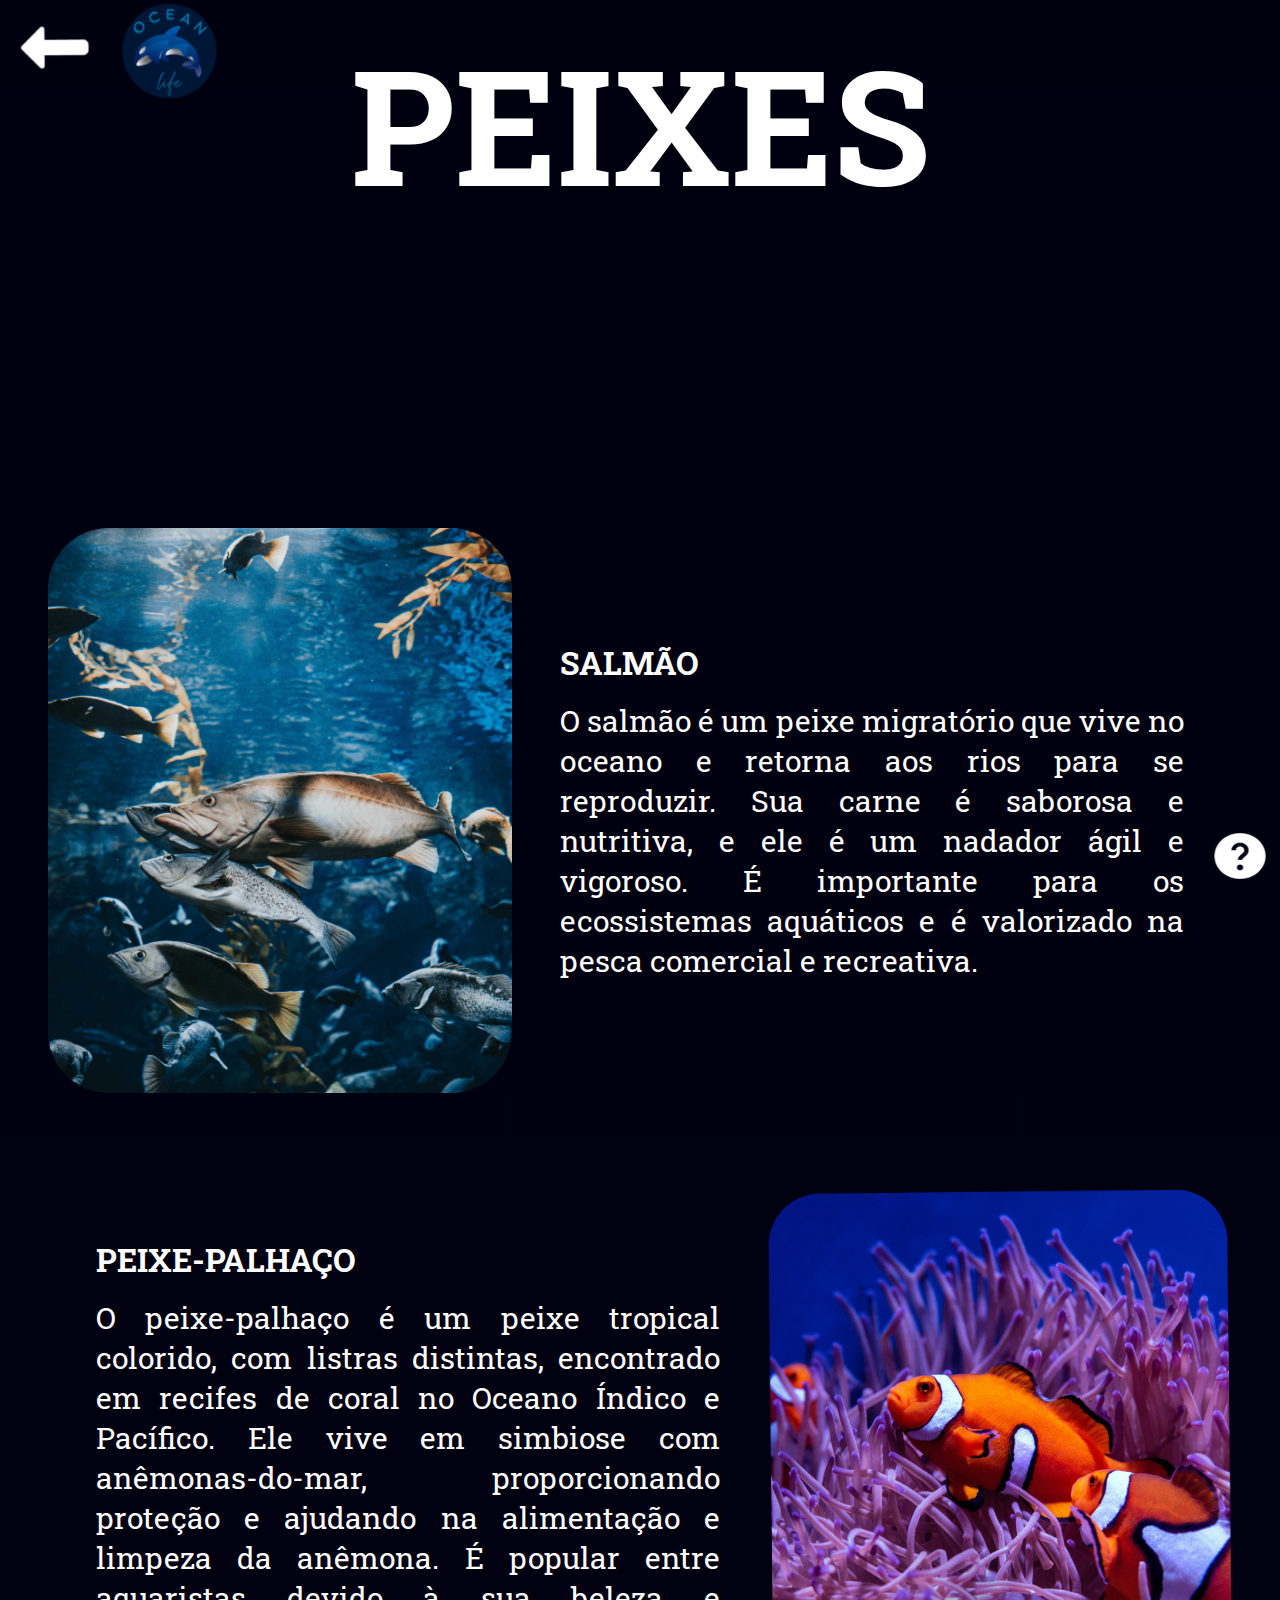
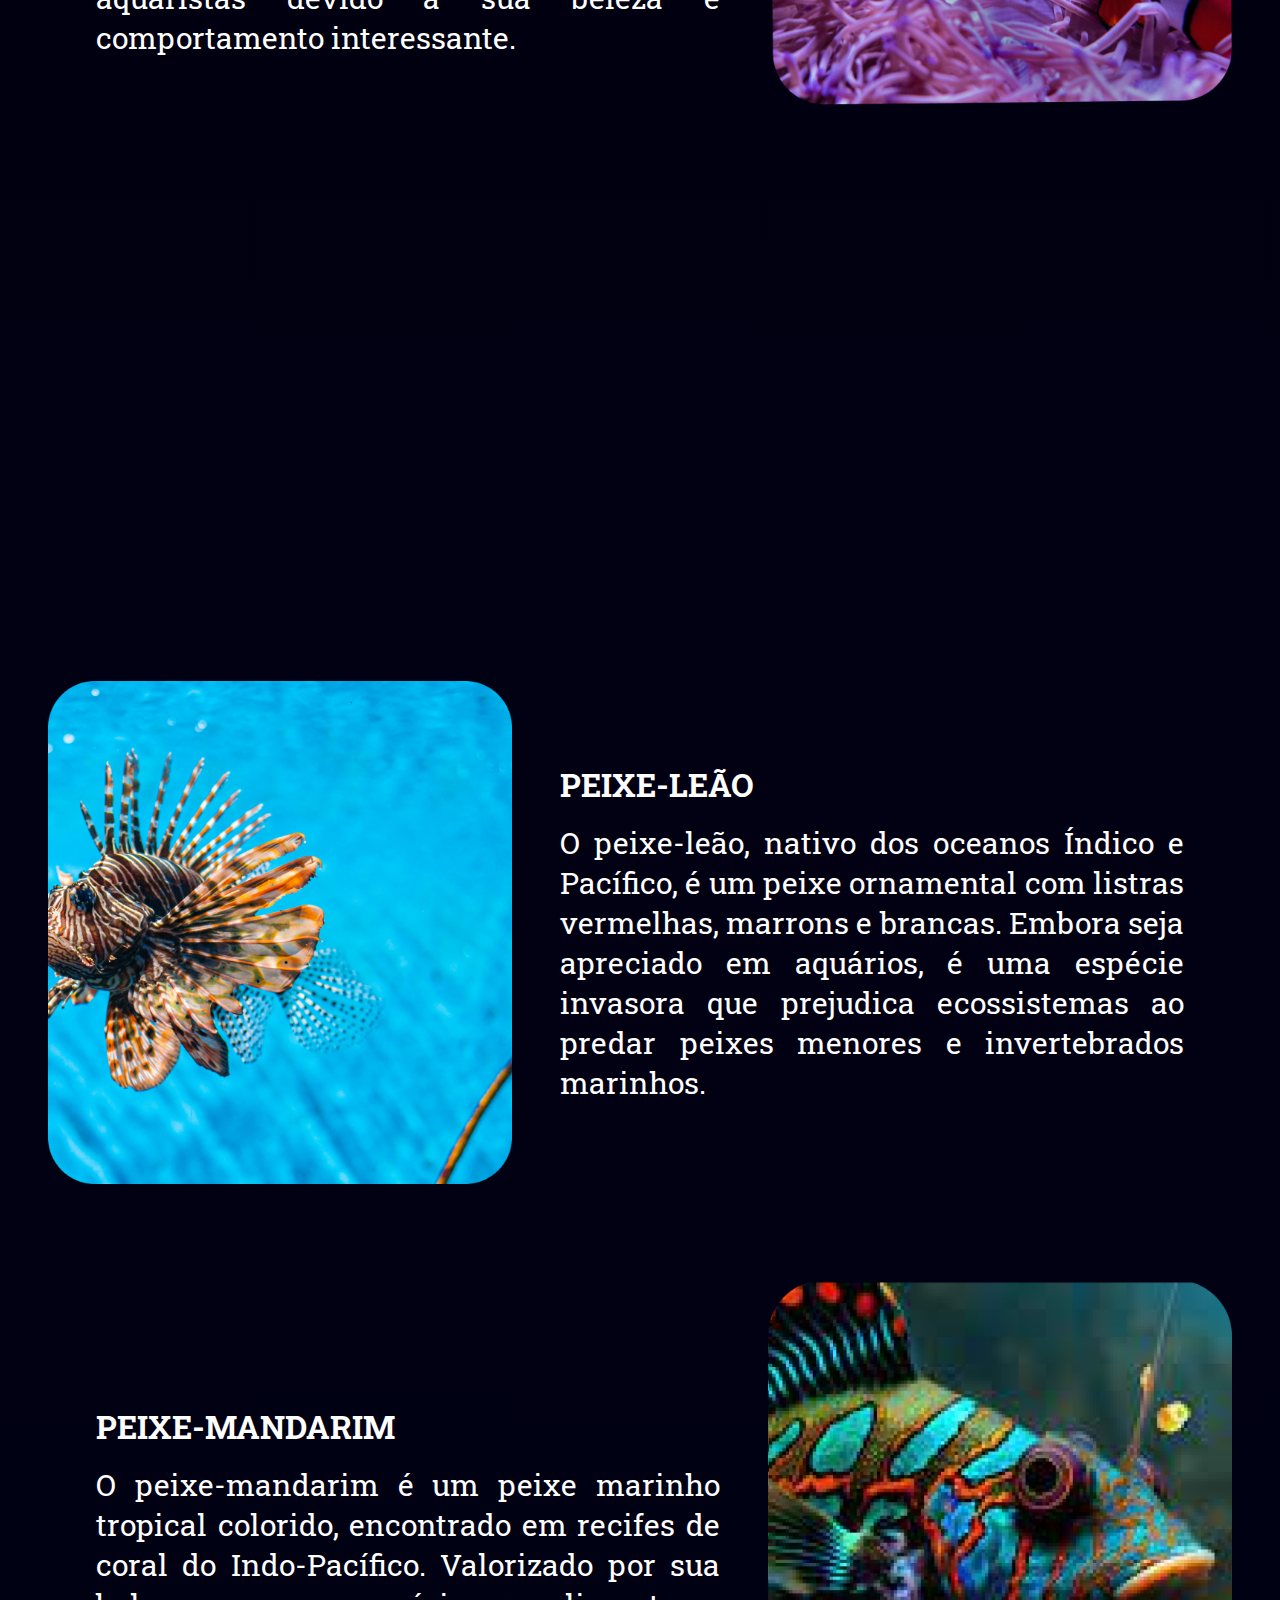
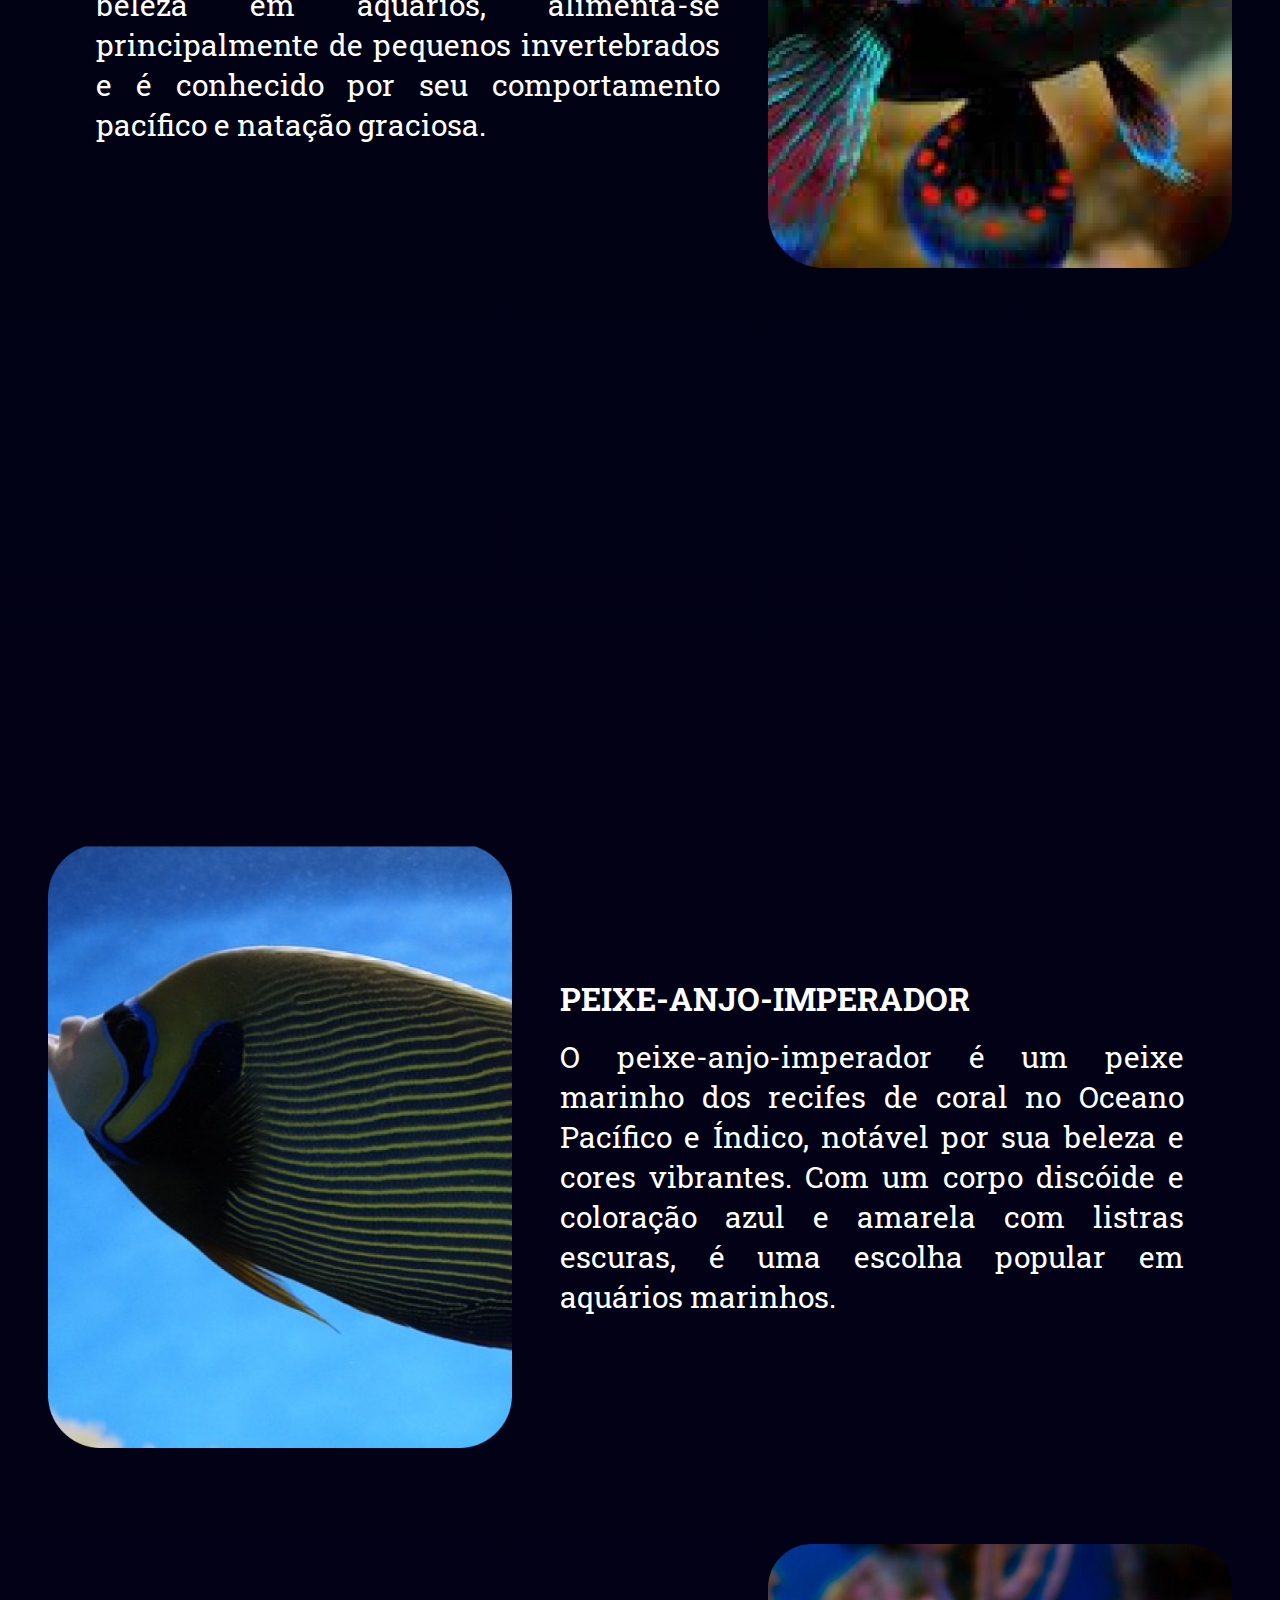
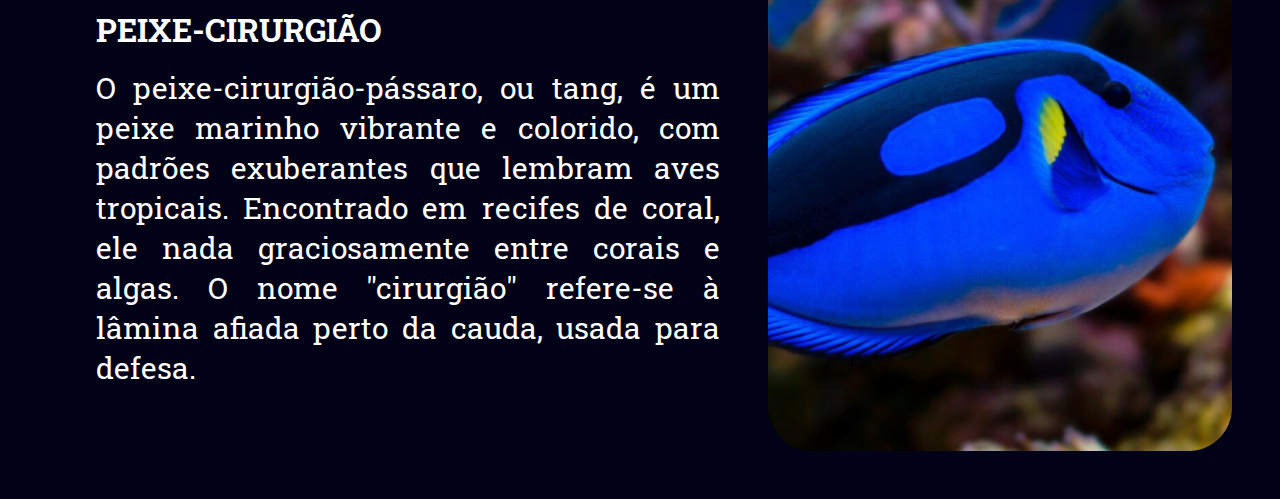
<file: PEIXES/peixes.html>
<!DOCTYPE html>
<html lang="pt-br">
<head>
    <meta charset="UTF-8">
    <meta name="viewport" content="width=device-width, initial-scale=1.0">
    <link rel="preconnect" href="https://fonts.googleapis.com">
    <link rel="preconnect" href="https://fonts.gstatic.com" crossorigin>
    <link href="https://fonts.googleapis.com/css2?family=Barlow:ital,wght@0,100;0,200;0,300;0,400;0,500;0,600;0,700;0,800;0,900;1,100;1,200;1,300;1,400;1,500;1,600;1,700;1,800;1,900&family=Roboto+Slab:wght@100..900&display=swap" rel="stylesheet">
    <link rel="stylesheet" href="peixes.css">
    <link rel="website icon" type="png"
    href="/imagens/LOGO OCEAN.png">
    <title>Document</title>
</head>
<body>
    <header class="cabeçalho">
        <h1>PEIXES</h1>
    </header>

    <a href="/body/body.html#home3">
        <img src="./imagens-peixes/Down.png" alt="" class="seta">
    </a>


    <a href="../index.html" id="imagem">
        <img class="logo-site" src="../imagens/LOGO OCEAN.png" alt="logo do site">
    </a>

    <a  href= "/ajuda/ajuda.html" class="help">
        <img id="botao-ajuda" src="../imagens/help.png" alt="">
    </a> 

    <main class="interface">
        <section class="text-normal">
            <img class="img-salmao" src="./imagens-peixes/marcos-paulo-prado-B1ZnmSB7htg-unsplash (1) 1.png" alt="">
        <div>
            <h1>SALMÃO</h1>
            <p>O salmão é um peixe migratório que vive no oceano e retorna aos rios para se reproduzir. Sua carne é saborosa e nutritiva, e ele é um nadador ágil e vigoroso. É importante para os ecossistemas aquáticos e é valorizado na pesca comercial e recreativa.</p>
        </div>
        </section>

        <section class="text-alt">
            <img class="img-salmão" src="./imagens-peixes/david-clode-HDVmdzQxAds-unsplash 1.png" alt="">
        <div>
            <h1>PEIXE-PALHAÇO</h1>
            <p>O peixe-palhaço é um peixe tropical colorido, com listras distintas, encontrado em recifes de coral no Oceano Índico e Pacífico. Ele vive em simbiose com anêmonas-do-mar, proporcionando proteção e ajudando na alimentação e limpeza da anêmona. É popular entre aquaristas devido à sua beleza e comportamento interessante.</p>
        </div>
        </section>

        <section class="text-normal">
            <img class="img-peixe-leao" src="./imagens-peixes/wai-siew-iFKMVFKY03c-unsplash 1.png" alt="leao">
        <div>
            <h1>PEIXE-LEÃO</h1>
            <p>O peixe-leão, nativo dos oceanos Índico e Pacífico, é um peixe ornamental com listras vermelhas, marrons e brancas. Embora seja apreciado em aquários, é uma espécie invasora que prejudica ecossistemas ao predar peixes menores e invertebrados marinhos.</p>
        </div>
        </section>

        <section class="text-alt">
            <img class="lulas-img" src="./imagens-peixes/mandarim 1.png" alt="mandarim">
        <div>
            <h1>PEIXE-MANDARIM</h1>
            <p>O peixe-mandarim é um peixe marinho tropical colorido, encontrado em recifes de coral do Indo-Pacífico. Valorizado por sua beleza em aquários, alimenta-se principalmente de pequenos invertebrados e é conhecido por seu comportamento pacífico e natação graciosa.</p>
        </div>
        </section>

        <section class="text-normal">
            <img class="caran-img" src="./imagens-peixes/peixe anjo 2.png" alt="">
        <div>
            <h1>PEIXE-ANJO-IMPERADOR</h1>
            <p>O peixe-anjo-imperador é um peixe marinho dos recifes de coral no Oceano Pacífico e Índico, notável por sua beleza e cores vibrantes. Com um corpo discóide e coloração azul e amarela com listras escuras, é uma escolha popular em aquários marinhos.</p>
         </div>
        </section>

        <section class="text-alt">
            <img class="ouri-mar" src="./imagens-peixes/dory 1.png" alt="">
        <div>
            <h1>PEIXE-CIRURGIÃO</h1>
            <p>O peixe-cirurgião-pássaro, ou tang, é um peixe marinho vibrante e colorido, com padrões exuberantes que lembram aves tropicais. Encontrado em recifes de coral, ele nada graciosamente entre corais e algas. O nome "cirurgião" refere-se à lâmina afiada perto da cauda, usada para defesa.</p>
        </div>
        </section>
    </main>
</body>
</html>
</file>
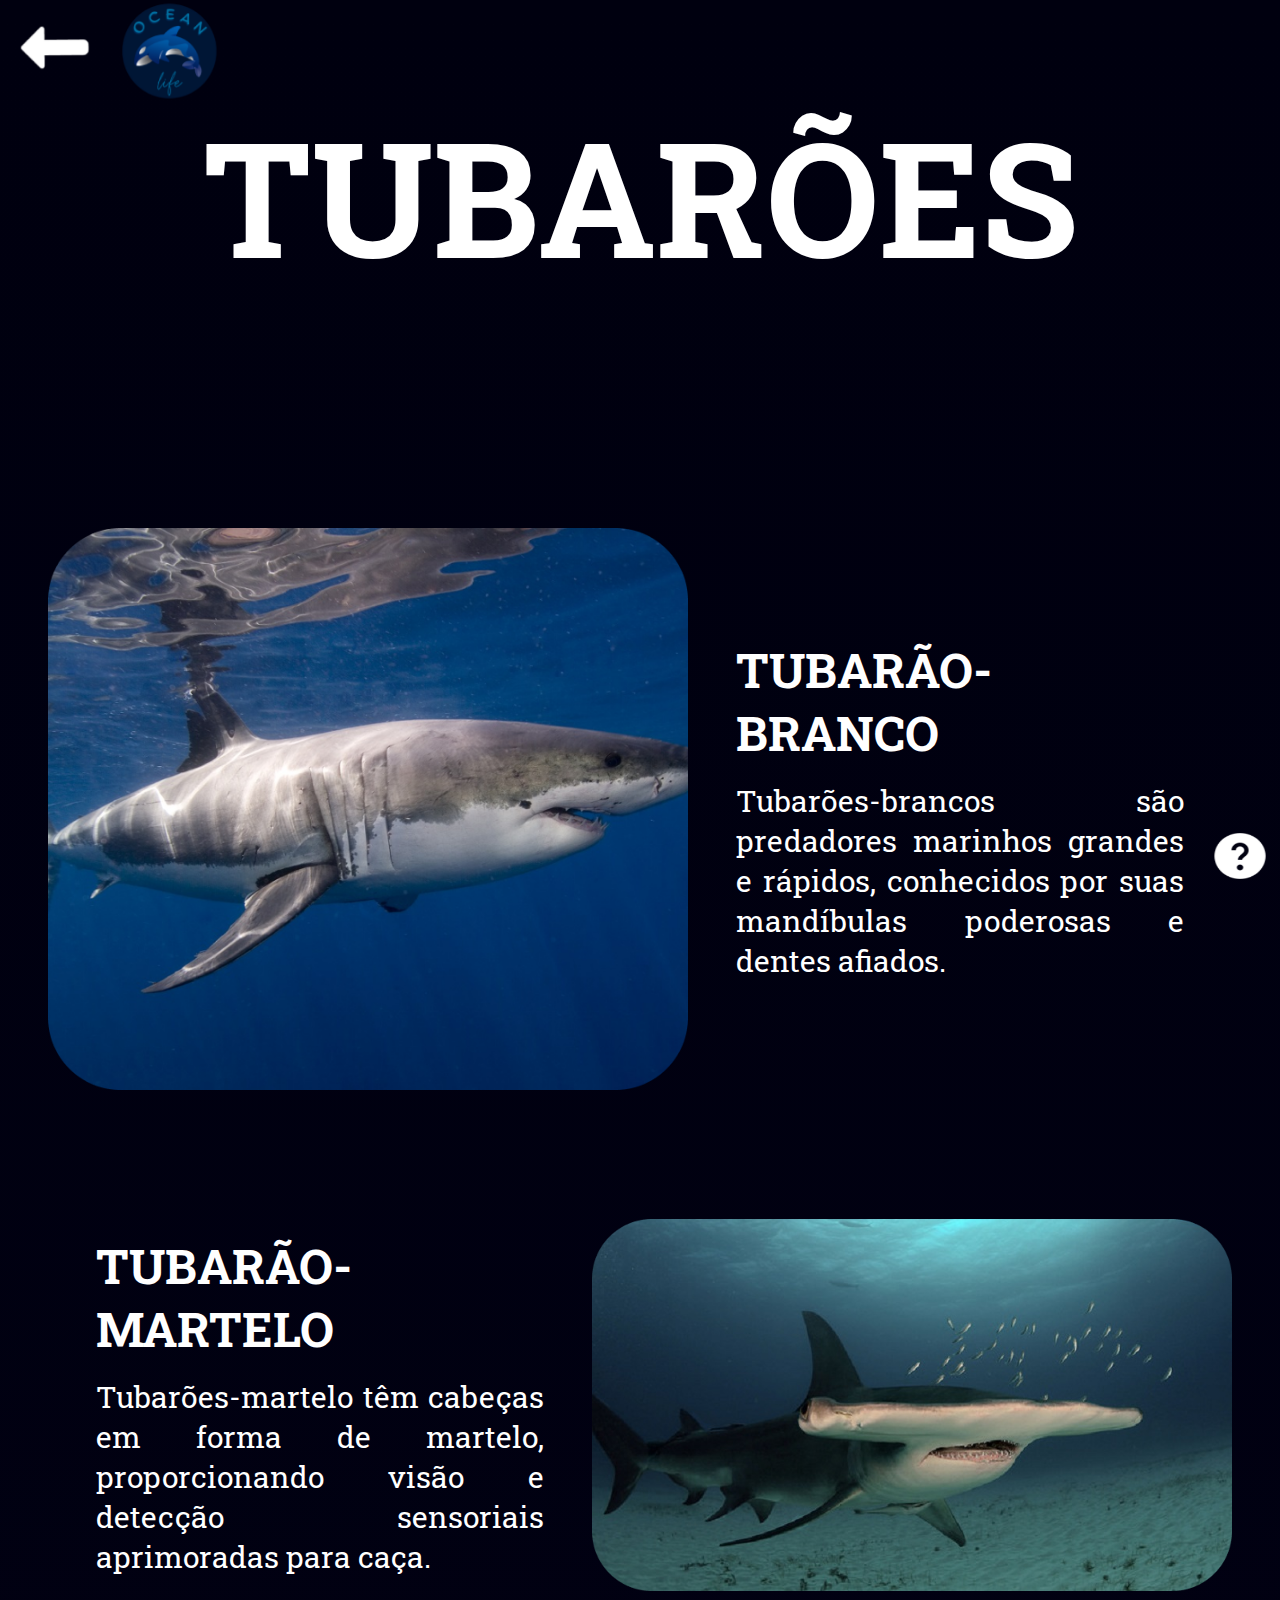
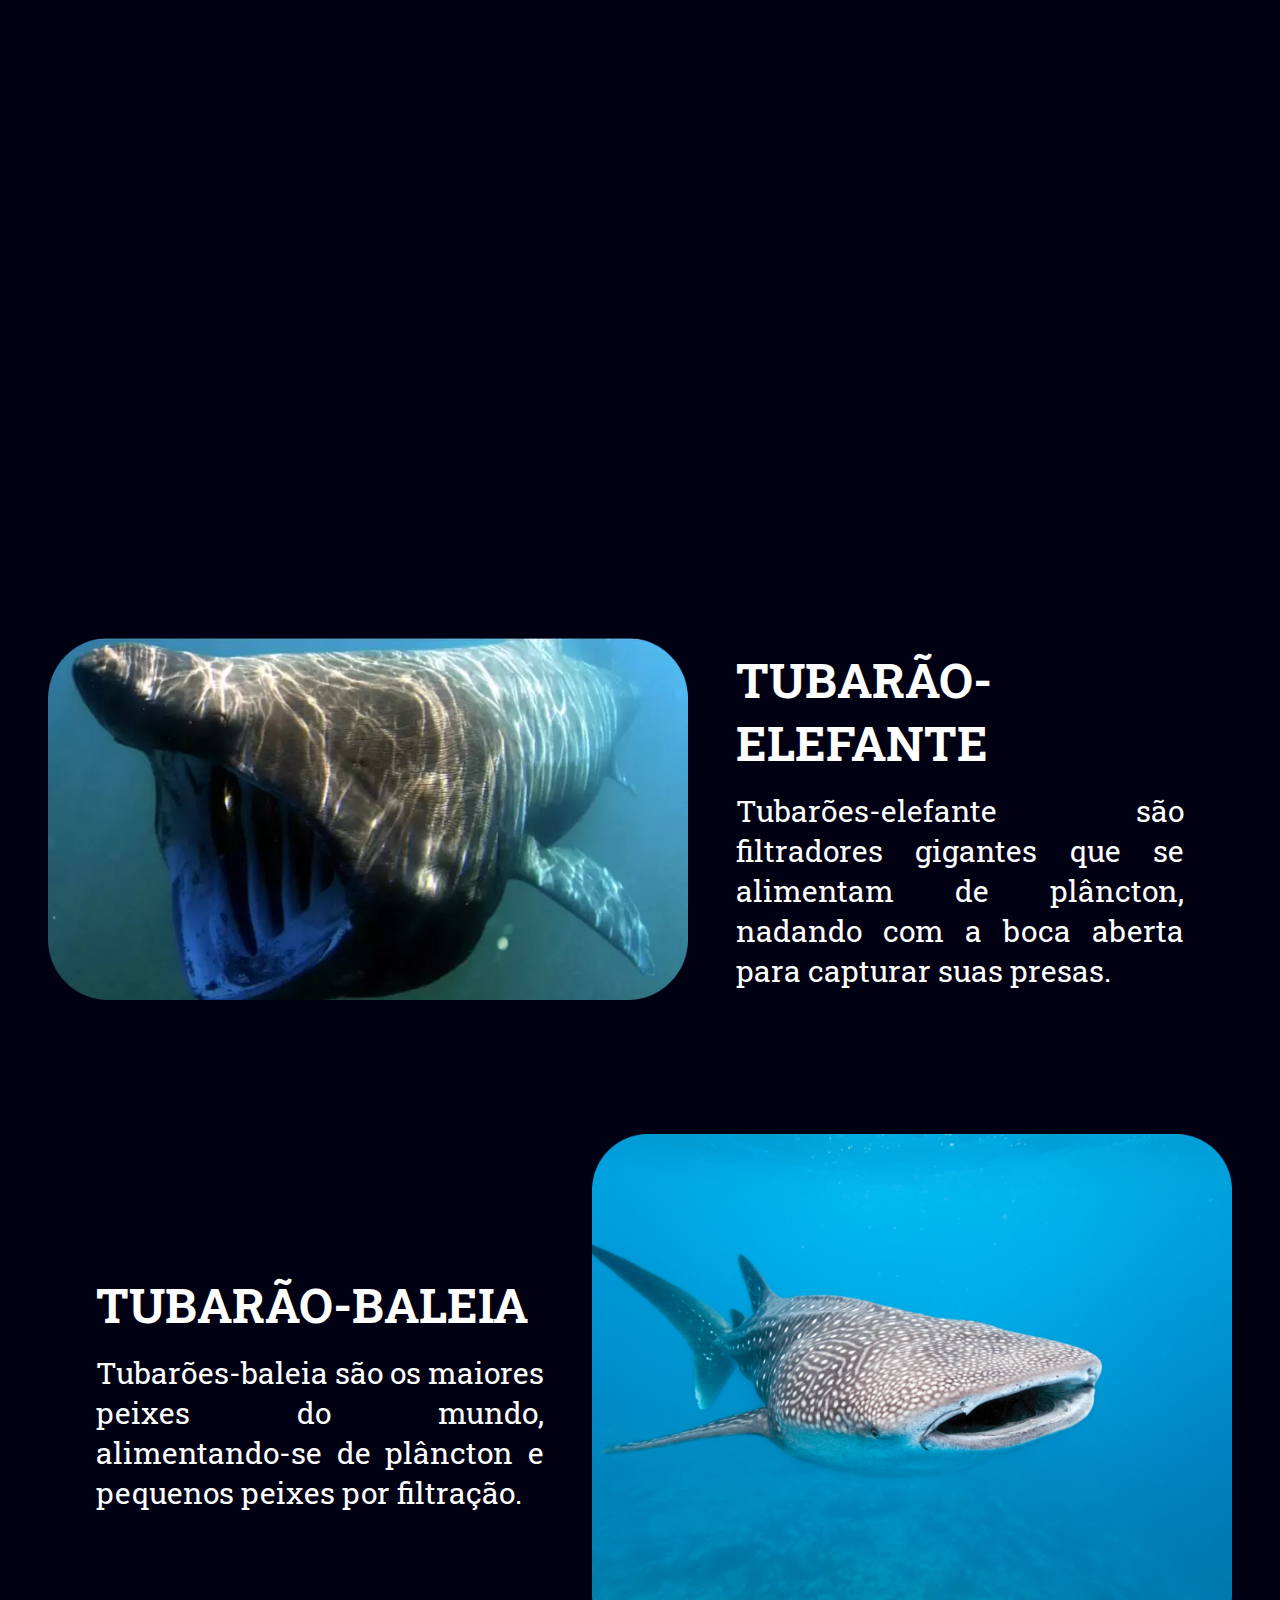
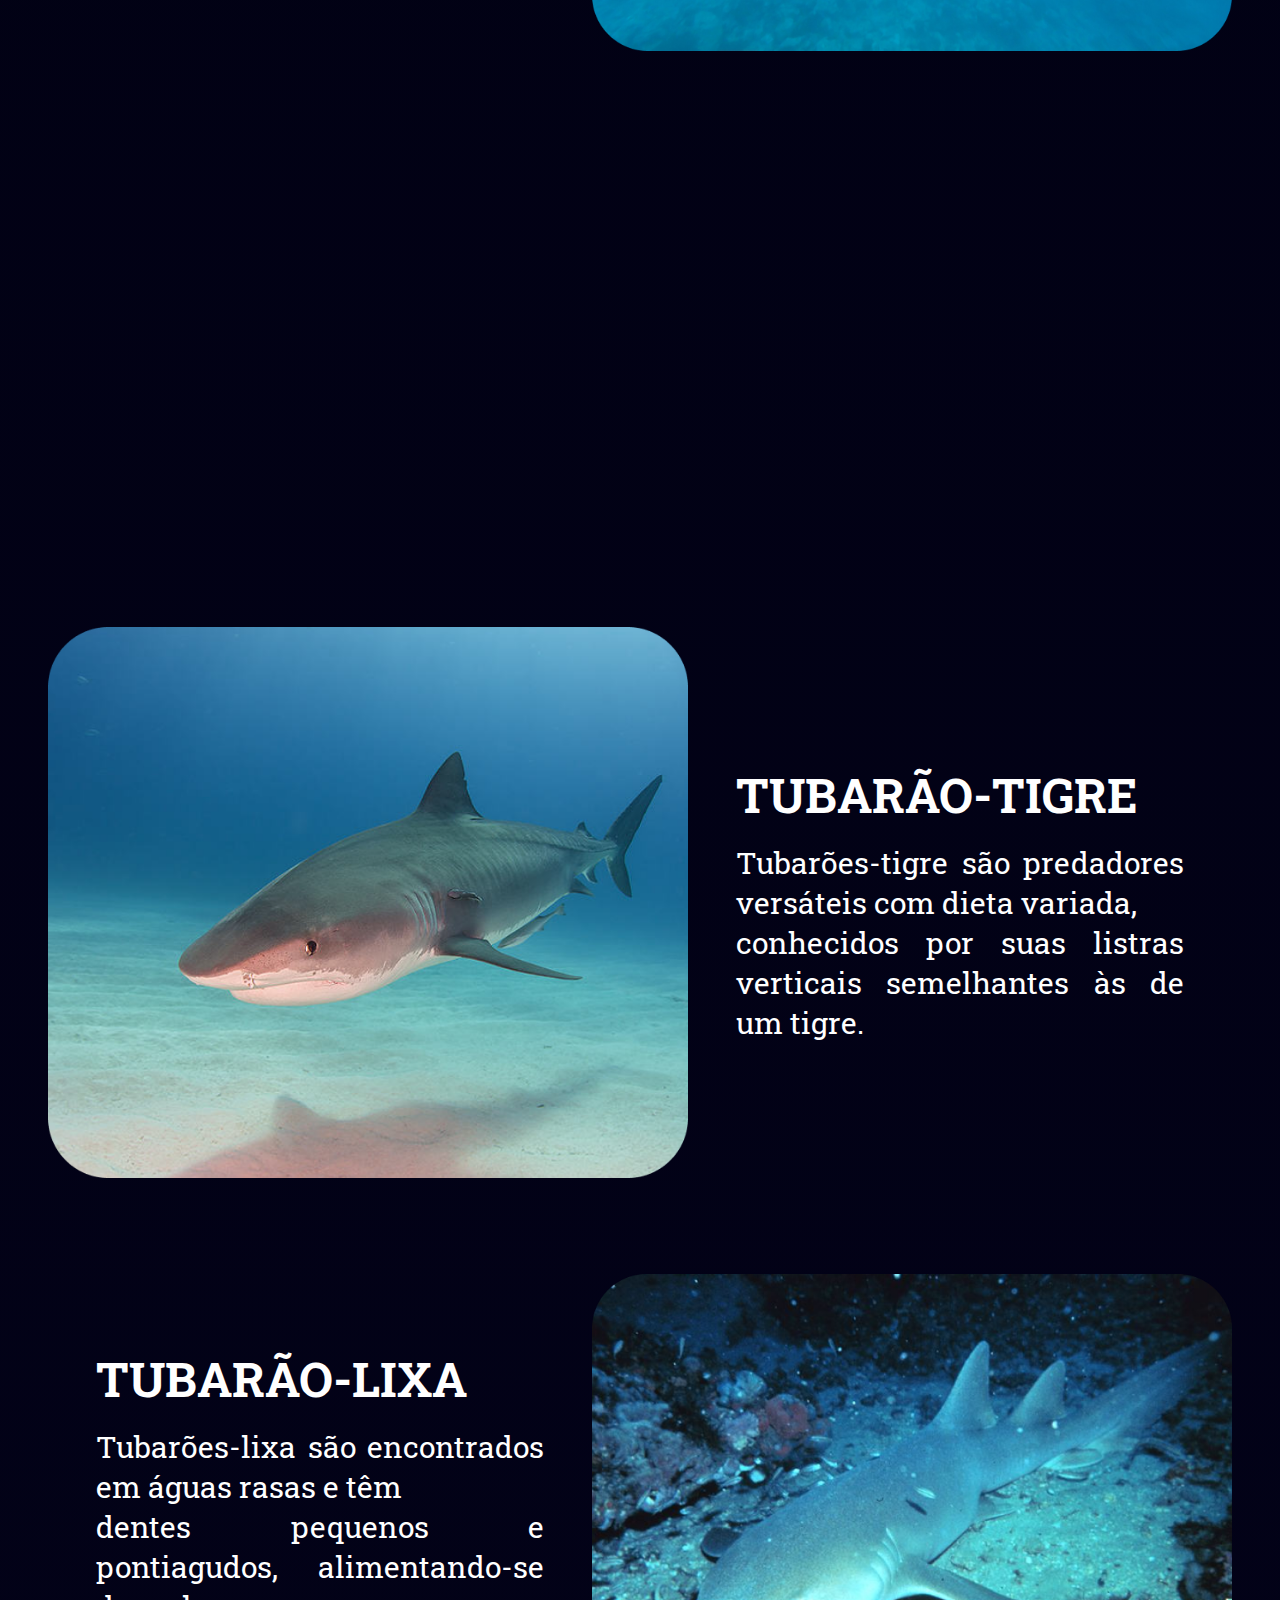
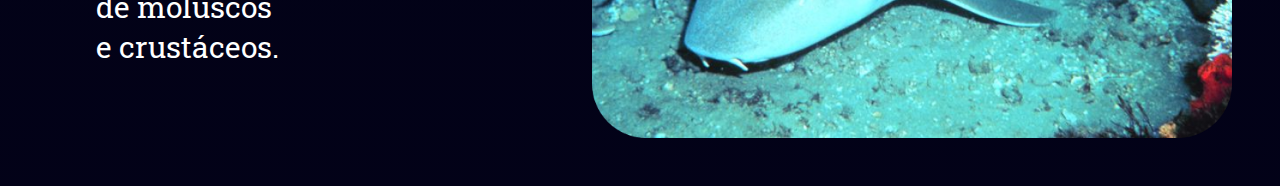
<file: TUBARÕES/tubaroes.html>
<!DOCTYPE html>
<html lang="pt-BR">
<head>
    <meta charset="UTF-8">
    <meta name="viewport" content="width=device-width, initial-scale=1.0">
    <link rel="preconnect" href="https://fonts.googleapis.com">
    <link rel="preconnect" href="https://fonts.gstatic.com" crossorigin>
    <link href="https://fonts.googleapis.com/css2?family=Barlow:ital,wght@0,100;0,200;0,300;0,400;0,500;0,600;0,700;0,800;0,900;1,100;1,200;1,300;1,400;1,500;1,600;1,700;1,800;1,900&family=Roboto+Slab:wght@100..900&display=swap" rel="stylesheet">
    <link rel="stylesheet" href="tubaroes.css">
    <title>Document</title>
</head>
<body>
    <header class="cabeçalho">
        <h1>TUBARÕES</h1>
    </header>
    <a href="/body/body.html#home3">
        <img src="./images-tubaroes/Down.png" alt="" class="seta">
    </a>
    <a href="../index.html" id="imagem">
        <img class="logo-site" src="../imagens/LOGO OCEAN.png" alt="logo do site">
    </a>

    <a  href= "../AJUDA/ajuda.html" class="help">
        <img id="botao-ajuda" src="../imagens/help.png" alt="">
    </a> 

    <main class="interface">
        <section class="text-normal">
            <img class="branco" src="../TUBARÕES/images-tubaroes/image 18.png" alt="">
        <div>
            <h1>TUBARÃO-BRANCO</h1>
            <p>Tubarões-brancos são predadores marinhos grandes e rápidos, conhecidos por suas mandíbulas poderosas e dentes afiados.</p>
        </div>
        </section>

        <section class="text-alt">
            <img class="martelo" src="../TUBARÕES/images-tubaroes/image 19.png" alt="">
        <div>
            <h1>TUBARÃO-MARTELO</h1>
            <p>Tubarões-martelo têm cabeças em forma de martelo, proporcionando visão e detecção sensoriais aprimoradas para caça. </p>
        </div>
        </section>

        <section class="text-normal">
            <img class="elefante" src="../TUBARÕES/images-tubaroes/image 20.png" alt="">
        <div>
            <h1>TUBARÃO-ELEFANTE</h1>
            <p>Tubarões-elefante são filtradores gigantes que se alimentam de plâncton, nadando com a boca aberta para capturar suas presas.</p>
        </div>
        </section>

        <section class="text-alt">
            <img class="baleia" src="../TUBARÕES/images-tubaroes/image 21.png" alt="">
        <div>
            <h1>TUBARÃO-BALEIA</h1>
            <p>Tubarões-baleia são os maiores peixes do mundo, alimentando-se de plâncton e pequenos peixes por filtração.</p>
        </div>
        </section>

        <section class="text-normal">
            <img class="tigre" src="../TUBARÕES/images-tubaroes/image 22.png" alt="">
        <div>
            <h1>TUBARÃO-TIGRE</h1>
            <p>Tubarões-tigre são predadores versáteis com dieta variada,<br> conhecidos por suas listras verticais semelhantes às de um tigre.</p>
         </div>
        </section>

        <section class="text-alt">
            <img class="lixa" src="../TUBARÕES/images-tubaroes/image 23.png" alt="">
        <div>
            <h1>TUBARÃO-LIXA</h1>
            <p>Tubarões-lixa são encontrados em águas rasas e têm <br> dentes pequenos e pontiagudos, alimentando-se de moluscos <br> e crustáceos.</p>
        </div>
        </section>
    </main>
</body>
</html>
</file>
<file: ajuda/ajuda.css>
* {
    margin: 0;
    padding: 0;
    box-sizing: border-box;
}

.background{
    display: block;
    width: 100vw;
    height: 100vh;
    object-fit: cover;
}

.titulo{
    text-decoration: underline;
    text-decoration-thickness: 4px;
    text-underline-offset: 15px;
    font-family: "Roboto Slab", serif, extrabold;
    color: #fff;
    position: absolute;
    text-align: center;
    left: 21%;
    top: 17%;
    transform: translate(-50%, -50%);
    font-size: 6rem;
    font-weight: 800;
}

#logo{
    left: 4%;
    position: absolute;
    top: 17%;
    transform: translate(-50%, -50%);
    width: 5rem;
    cursor: pointer;
    border: none;
    outline: none;
}

.perdido{
    font-family:"Roboto Slab", serif, medium;
    position: absolute;
    bottom: 0; 
    left: 13%;
    top: 80%;
    right: 0;
    color: #fff;
    font-size: 2.1rem;
}

.logo2{
    position: absolute;
    bottom: 0; 
    left: 2%;
    right: 0;
    top: 80%;
    width: 6rem;
}

.cubo{
    position: absolute;
    left: 60%;
    bottom: 0;
    width: 27%;
    height: auto;
}

.frase{
    color: #fff;
    font-family:"Roboto Slab", serif, medium;
    font-size: 2.3rem;
    position: absolute;
    left: 63%;
    top: 28rem;
    bottom: 0;
    width: 27%;
    height: auto;   
}

.frase2{
    color: #fff;
    font-family:"Roboto Slab", serif, medium;
    font-size: 1.7rem;
    position: absolute;
    left: 66%;
    top: 50rem;
    bottom: 0;
    width: 27%;
    height: auto;   
}

.usado{
    font-family:"Roboto Slab", serif, medium;
    position: absolute;
    bottom: 0; 
    left: 13%;
    right: 0;
    top: 25rem;
    color: #fff;
    font-size: 2.3rem;
}

.seta{
    position: absolute;
    bottom: 0; 
    left: 2%;
    right: 0;
    top: 25rem;
    width: 6rem;
}
</file>
<file: ANIMAIS INVERTEBRADOS/inver.css>
* {
    margin: 0;
    padding: 0;
    box-sizing: border-box;
}

.interface {
    flex-direction: column;
    width: 100%;
}

.seta{
    position: fixed;
    top: 0; 
    left: 0; 
    width: 6.2rem; 
    height: auto; 
    z-index: 1000; 
    padding: 0 0.625rem; 
    margin: 0.3125rem; 
}

.logo-site {
    position: fixed;
    top: 0; 
    margin-left: 7.6rem; 
    width: 6.2rem; 
    height: auto; 
    z-index: 1000; 
}

body {
    background-image: linear-gradient(rgb(0, 0, 15), #17125e);
    background-size: 900% 900%;
    height: 100%;
    height: 100%;
}


h1, p {
    color: white;
}

.cabeçalho h1 {
    font-family: "Roboto Slab", serif;
    font-style: bold;
    font-size: 8.3rem;
    z-index: 1;
    margin: 0;
    width: 100%;
    position: absolute;
    text-align: center;
    top: 9%;
}
.cabeçalho img {
    width: 100%;
    height: 75vh;
    display: block;
}

.text-normal {
    margin-top: 45rem;
    padding: 3rem;
    display: flex;
    flex-direction: row;
    align-items: center;
}

.help {
    position: fixed;
    bottom: 0.5rem; 
    right: 0.5rem; 
    border: none;
    outline: none;
    background: none;
    padding: 0;
    cursor: pointer;
    z-index: 1000;
}

#botao-ajuda {
    width: 4rem; 
    height: 4rem;
    transition: transform 0.6s ease;
}

.help:hover #botao-ajuda {
    transform: scale(1.3);
    color: black;
}

.text-alt {
    padding: 3rem;
    display: flex;
    flex-direction: row-reverse;
    align-items: center;
}

section p {
    font-family: "Roboto Slab", serif;
    font-size: 1.9rem;
    font-weight: 400;
    text-align: justify;
}

section h1 {
    font-family: "Roboto Slab", serif;
    font-size: 3rem;
    font-style: bold;
    margin-bottom: 1rem;
}

section div {
    padding: 3rem;
}

.imagem-viva {
    width: 28.5rem;
    height: 41.375rem;
}
</file>
<file: AREAS-MARINHAS/areas.css>
* {
    margin: 0;
    padding: 0;
    box-sizing: border-box;
}

body {
    background-image: linear-gradient(rgb(0, 0, 15), #17125e);
    background-size: 900% 900%;
    height: 100%;
}

.seta{
    position: fixed;
    top: 0; 
    left: 0; 
    width: 6.2rem; 
    height: auto; 
    z-index: 1000; 
    padding: 0 0.625rem; 
    margin: 0.3125rem; 
}


h1, p {
    color: white;
}

.help {
    position: fixed;
    bottom: 0.5rem; 
    right: 0.5rem; 
    border: none;
    outline: none;
    background: none;
    padding: 0;
    cursor: pointer;
    z-index: 1000;
}

#botao-ajuda {
    width: 4rem; 
    height: 4rem;
    transition: transform 0.6s ease;
}

.help:hover #botao-ajuda {
    transform: scale(1.3);
    color: black;
}

.logo-site {
    position: fixed;
    top: 0; 
    margin-left: 7.6rem; 
    width: 6.2rem; 
    height: auto; 
    z-index: 1000; 
}

.cabeçalho h1 {
    font-family: "Roboto Slab", serif;
    font-style: bold;
    font-size: 8.3rem;
    /* text-shadow:  
        1px 1px 0 rgba(0, 0, 0, 0.7), 
        -1px -1px 0 rgba(0, 0, 0, 0.7), 
        1px -1px 0 rgba(0, 0, 0, 0.7),
        -1px 1px 0 rgba(0, 0, 0, 0.7);*/ 
    z-index: 1;
    margin: 0;
    width: 100%;
    position: absolute;
    text-align: center;
    top: 13%;
}
.cabeçalho img {
    width: 100%;
    height: 75vh;
    display: block;
}


section p {
    font-family: "Roboto Slab", serif;
    font-size: 2.5rem;
    font-weight: 400;
    text-align: justify;
}

section h1 {
    font-family: "Roboto Slab", serif;
    font-size: 4rem;
    font-style: bold;
    margin-bottom: 1rem;
}

section div {
    padding: 3rem;
}

.imagem-viva {
    width: 28.5rem;
    height: 41.375rem;
}

.img img{
    padding-top: 20vh;
    height: 130vh;
    width: 100%;
}

.paragrafo{
    font-family: "Roboto Slab", serif;
    display: flex;
    justify-content: center;
    font-size: 2.5rem;
    font-weight: 400;
    text-align: justify;
    padding-top: 55rem;
}

.h1 {
    align-items: center;
    display: flex;
    justify-content: center;
    font-size: 8rem;
    padding-top: 9rem;
}

#centro {
    text-align: center;
}

.text{
    display: flex;
    align-items: center;
    flex-direction: column;
}

.aling-box {
    display: flex;
    align-items: center;
    justify-content: space-between;
    gap: 2rem;
    padding-right: 3rem;
}

.text-2 {
    padding: 3rem;
    display: flex;
    flex-direction: column;
}

.aling-box-2 {
    display: flex;
    flex-direction: row-reverse;
}

.aling-box-3 {
    display: flex;
    align-items: center;
    justify-content: space-between;
    flex-direction: row;
}
 
.text-3{
    padding: 3rem;
    display: flex;
    flex-direction: column;
    align-items: center;
}

#normal {
    padding: 3rem;
    display: flex;
    align-items: center;
}

#anormal {
    padding: 3rem;
    display: flex;
    align-items: center;
}

h2 {
    font-family: "Roboto Slab",serif,Medium;
    color: #fff;
    font-size: 3.5rem;
    padding-top: 2rem;
}
</file>
<file: body/body.css>
* {
    margin: 0;
    padding: 0;
    box-sizing: border-box;
    scroll-behavior: smooth;
}

body{
    margin: 0 auto;
    width: 100%;
    height: 100vh;
    background-image: linear-gradient(rgb(0, 0, 15), #17125e);
    background-size: 1000% 1000%;
}

.cabecalho nav {
    font-size: 2.1rem; 
    text-decoration: none;
    word-spacing: 1.875rem; 
    gap: 10rem; 
    top: 0;
    left: 3.125rem; 
    width: 100%;
    background-color: rgba(0, 0, 0, 0);
    color: white;
    padding: 0.625rem 18.75rem;
    box-shadow: 0 0.125rem 0.3125rem rgba(0, 0, 0, 0.9); 
    z-index: 1000;
    line-height: 2.3;
}

header {
    top: 0;
    left: 0;
    width: 100%; 
    padding: 0; 
    margin: 0; 
    z-index: 1000; 
}

.logo-site {
    position: fixed;
    top: 0;
    left: 0; 
    width: 6.5625rem; 
    height: auto; 
    z-index: 1000; 
    padding: 0 0.625rem; 
    margin: 0.3125rem; 
}

.logo-site {
    cursor: pointer;
}

.animaismenu {
    text-decoration: none;
    color: #000000;
    font-family: "Roboto Slab", serif, medium;
    transition: color 0.6s ease-in-out;
}

.animaismenu:hover {
    color: rgb(81, 178, 235);
}

.sobremenu {
    text-decoration: none;
    color: #000000;
    font-family: "Roboto Slab", serif, medium;
    transition: color 0.6s ease-in-out;
    word-spacing: 0.125rem; 
}

.sobremenu:hover {
    color: rgb(81, 178, 235);
}
.help {
    position: fixed;
    bottom: 0.5rem; 
    right: 0.5rem; 
    border: none;
    outline: none;
    background: none;
    padding: 0;
    cursor: pointer;
    z-index: 1000;
}

.help .help-text {
    visibility: hidden;
    width: 120px;
    transform: translateY(-150px);
    right: 7%;
    background-color: #000000;
    color: #fff;
    text-align: center;
    border-radius: 5px;
    padding: 5px;
    position: absolute;
    z-index: 1;
    opacity: 0;
    transition: opacity 0.3s;
    font-family: "Roboto slab", serif;
}

.help:hover .help-text {
    visibility: visible;
    opacity: 1;
}

#botao-ajuda {
    width: 4rem; 
    height: 4rem;
    transition: transform 0.6s ease;
}

.help:hover #botao-ajuda {
    transform: scale(1.3);
    color: black;
}

#home2 {
    width: 100%;
    height: 100vh; 
}

.imagem-peixes2 {
    position: absolute;
    top: 1.25rem; 
    left: 1.25rem; 
    width: 29rem; 
    height: auto; 
    z-index: 1; 
}

.text-fundo2 {
    justify-content: center;
    align-items: center;
    display: flex;
    text-decoration: underline;
    text-underline-offset: 1rem;
    text-decoration-thickness: 0.4rem;
    color: white; 
    font-size: 5rem; 
    font-family: "Roboto Slab";
    margin-top: -45.8rem;
    color: white; 
    z-index: 1; 
}

.bem-vindo{
    padding-top: 10rem;
}
.img-cavalo{

    width: 33rem;

}

.img-cavalo{ 
    position: relative;
    display: inline-block;
}


.img-cavalo img{
    cursor: pointer;
    padding-left: 25rem;
    margin-top: 2rem;
    height: 40rem;
    
}


.img-cavalo{
    transition: all .3s;
}

.img-cavalo:hover{
    transform: translateY(-20px);
}

.img-cavalo:hover .img-cavalo{
    opacity: .5;
    filter: drop-shadow(4px 4px 20px white);
}

.img-cavalo .img-cavalo:hover{
    opacity: 1;
}

.bem-vindo{
    margin-left: 18rem;
    margin-top: 7rem;
    height: 6.25rem; 
    color: white; 
    font-size: 2.3rem;
    font-family: Barlow; 
    font-weight: 600; 
    word-wrap: break-word;
    display: flex;
}

.card-container {
    position: relative;
    display: inline-block;
}


.container img{
    margin-top: 1rem;
    margin-left: 4.7rem;
    cursor: pointer;
}


.card{
    transition: all .3s;
}

.card:hover{
    transform: translateY(-20px);
}

.container:hover .card{
    opacity: .5;
}

.container .card:hover{
    opacity: 1;
}


.h1-animais{
    color: #fff;
    text-decoration: underline;
    text-underline-offset: 0.5rem;
    text-decoration-thickness: 0.2rem;
    font-family: "Roboto Slab", serif, bold;
    margin-top: -3rem;
    font-size: 5rem;
    justify-content: center;
    align-items: center;
    display: flex;
}

p{
    color: #fff;
    font-family: "Roboto Slab", serif, medium;
    margin-top: 1.8rem;
    font-size: 1.6rem;
    justify-content: center;
    align-items: center;
    display: flex;
}

.help{
    position: fixed;
    bottom: 0.5rem; 
    right: 0.5rem; 
    border: none;
    outline: none;
    background: none;
    padding: 0;
    cursor: pointer;
    z-index: 1000;
    width: 3.5rem;
}


.help:hover{
    visibility: visible;
    opacity: 1;
}


.inver{
    color: white;
    font-family: "Roboto Slab", serif, medium;
    padding-left: 10rem;
}

.mamiferos{
    color: white;
    font-family: "Roboto Slab", serif, medium;
    padding-left: 39.5rem;
    margin-top: -1.9rem;
}

.tubaroes{
    color: white;
    font-family: "Roboto Slab", serif, medium;
    padding-left: 68rem;
    margin-top: -1.9rem;
}

.peixes{
    color: white;
    font-family: "Roboto Slab", serif, medium;
    padding-left: 97rem;
    margin-top: -1.9rem;
}

.turtle{
    padding: 3.125rem; 
    padding-left: 4rem; 
    width: 39rem; 
    height: auto;
    margin-top: 9.3rem; 
}

.text-fundo4 {
    font-size: 5rem;
    text-decoration: underline;
    text-underline-offset: 1rem;
    text-decoration-thickness: 0.4rem;
    text-align: right;
    position: absolute;
    margin-left: 47rem;
    top: 29%;
    transform: translateY(-90%); 
    color: white; 
    text-align: right; 
    z-index: 1; 
    margin-top: 114rem; 
    font-family: Roboto Slab;
}
    


.texto-poluicao {
    color: white; 
    font-size: 2.3rem;
    font-weight: 500;
    font-family: Barlow; 
    justify-content: right;
    padding: 14rem;
    margin-top: -44rem;
    text-align: justify;
}

.card-container2 { 
    position: relative;
    display: inline-block;
}


.container2 img{
    height: 29rem;
    cursor: pointer;
    padding-left: 12rem;
    margin-top: 2rem;
    
}


.card{
    transition: all .3s;
}

.card:hover{
    transform: translateY(-20px);
}

.container2:hover .card{
    opacity: .5;
}

.container2 .card:hover{
    opacity: 1;
}


.text1{
    padding-top: 8rem;
    color: #fff;
    text-decoration: underline; 
    text-underline-offset: 3rem; 
    text-decoration-thickness: 0.3rem; 
    font-family: "Roboto Slab", serif, bold;
    font-size: 5rem;
    justify-content: center;
    align-items: center;
    display: flex;
}

.text2{
    color: #fff;
    font-family: "Roboto Slab", serif, bold;
    margin-top: 2.5rem;
    font-size: 5rem;
    justify-content: center;
    align-items: center;
    display: flex;
}

.paragrafo1{
    font-size: 1.7rem;
    padding-right: 50.1rem;
    text-align: center;
    color: white;
    font-family: "Roboto Slab", serif;
    margin: 9rem;
    margin-top: 2.3rem;
}

.paragrafo2{
    font-size: 1.7rem;
    margin-top: -13.8rem;
    margin-left: 63rem;
    text-align: center;
    color: white;
    font-family: "Roboto Slab", serif;
}

.text-jogo {
    display: flex;
    width: 79.063rem; 
    height: 26.375rem;
    justify-content: center;
    text-align: center; 
    color: white; 
    font-size: 7rem; 
    font-family: Roboto Slab;
    position: absolute;
    right: 19rem; 
    top: 260rem; 
    text-shadow: 0.125rem 0.125rem 0.313rem rgba(0, 0, 0, 0.5);
}

.botao-jogo {
    display: flex;
    height: 9.6rem; 
    justify-content: center;
    position: absolute;
    margin-bottom: 50rem;
    top: 290rem;
    right: 34rem; 
    transition: transform 0.3s ease-out;
}

.botao-jogo:hover {
transform: scale(1.1);
}

.linha-cima {
display: flex;
justify-content: center;
align-items: center;
position: absolute;
top: 255rem;
right: 29.2rem;
}

.linha-baixo {
display: flex;
justify-content: center;
align-items: center;
position: absolute;
top: 285rem;
right: 28.2rem;
}

.fundo-game{
    width: 100%;
    height: 100%;
    margin-top: 15rem;
}
</file>
<file: jogo-final/jogofinal.css>
* {
    margin: 0;
    padding: 0;
    box-sizing: border-box;
}

body {
    width: 100%;
    height: 100vh; 
}

.jogo-final {
    position: relative;
    width: 100%;
    height: 100vh;
    background-image: linear-gradient(rgb(0, 0, 15), #0e0b3a);
    background-size: 1000% 1000%;
}

.text-jogo {
    display: flex;
    width: 79.063rem; 
    height: 26.375rem;  
    justify-content: center;
    text-align: center; 
    color: white; 
    font-size: 4.7rem; 
    font-family: Roboto Slab;  
    position: absolute;
    right: 18rem; 
    top: 10rem; 
    text-shadow: 0.125rem 0.125rem 0.313rem rgba(0, 0, 0, 0.5);  
}

.botao-jogo {
    display: flex;
    height: 9.6rem; 
    justify-content: center;
    position: absolute;
    margin-bottom: 50rem;
    top: 70%;
    right: 38rem; 
    transition: transform 0.3s ease-out;
}

.botao-jogo:hover {
    transform: scale(1.1);
}

.linha-cima {
    display: flex;
    justify-content: center;
    position: absolute;
    margin-bottom: 50rem;
    top: 13%;
    right: 30rem; 
}

.linha-baixo {
    display: flex;
    justify-content: center;
    position: absolute;
    margin-bottom: 50rem;
    top: 59%;
    right: 30rem; 
}

.help {
    position: fixed;
    bottom: 0.5rem;
    right: 0.5rem;
    border: none;
    outline: none;
    background: none;
    padding: 0;
    cursor: pointer;
    z-index: 1000;
}

#botao-ajuda {
    width: 4rem;
    height: 4rem;
    transition: transform 0.6s ease;
}

.help:hover #botao-ajuda {
    transform: scale(1.3);
    color: black;
}

.voltar-gamehome {
    margin-top: 1rem;
    margin-left: 3rem;
    width: 6rem;
  }
  
.voltar-gamehome:hover  {
    transform: scale(1.3);
    color: black;
  }
</file>
<file: jogo-invertebrados/jogoinvertebrados.css>
* {
    margin: 0;
    padding: 0;
    box-sizing: border-box;
    font-family: "Roboto Slab", serif;
}

.logo-site{
    margin-top: 1rem;
    margin-right: 110rem;
    width: 6rem;
}

main {
    display: flex;
    flex-direction: column;
    width: 100%;
    margin: 0 auto;
    width: 100%;
    height: 100vh;
    background-image: linear-gradient(rgb(0, 0, 15), #0e0b3a);
    background-size: 1000% 1000%;
    min-height: 100vh;
    align-items: center;
    justify-content: center;
    padding: 20px 20px 50px;
  }
  
header {
    display: flex;
    justify-content: space-between;
    background-color: rgba(255, 255, 255, 0.8);
    font-size: 2.6rem;
    font-weight: 500;
    width: 100%;
    max-width: 1200px;
    padding: 30px;
    margin: 0 0 30px;
    border-radius: 5px;
    transform: translateY(-9rem);
}

.help {
    position: fixed;
    bottom: 0.5rem;
    right: 0.5rem;
    border: none;
    outline: none;
    background: none;
    padding: 0;
    cursor: pointer;
    z-index: 1000;
}

#botao-ajuda {
    width: 4rem;
    height: 4rem;
    transition: transform 0.6s ease;
}

.help:hover #botao-ajuda {
    transform: scale(1.3);
    color: black;
}

.voltar-invertebrados {
    display: flex;
    position: relative;
    right: 47rem;
    height: 6rem;
    transition: transform 0.6s ease;
    top: 4rem;
}

.voltar-invertebrados:hover  {
    transform: scale(1.3);
    color: black;

}

.proxima-invertebrados {
    display: flex;
    position: relative;
    left: 47rem;
    height: 6rem;
    transition: transform 0.6s ease;
    top: -2rem;
}

.proxima-invertebrados:hover  {
    transform: scale(1.3);
    color: black;
}

.grid {
    display: grid;
    grid-template-columns: repeat(7, 1fr);
    gap: 2rem;
    width: 100%;
    max-width: 1200px;
    margin: 0 auto;
    transform: translateY(-6.5rem);
}
  
.card {
    aspect-ratio: 3/4;
    width: 100%;
    border-radius: 5px;
    position: relative;
    transition: all 400ms ease;
    transform-style: preserve-3d;
    background-color: #ccc;
  }
  
.face {
    width: 100%;
    height: 100%;
    position: absolute;
    background-size: cover;
    background-position: center;
    border: 5px solid #80b6bd;
    border-radius: 5px;
    transition: all 400ms ease;
    cursor: pointer;
  }
  
.front {
    transform: rotateY(180deg);
  }
  
.back {
    background-image: url('/imagens/card-invertebrados.jpg');
    backface-visibility: hidden;
  }
  
.reveal-card {
    transform: rotateY(180deg);
  }
  
.disabled-card {
    filter: saturate(0);
    opacity: 0.5;
}
</file>
<file: jogo-tubaroes/jogotubaroes.css>
* {
  margin: 0;
  padding: 0;
  box-sizing: border-box;
  font-family: "Roboto Slab", serif;
}

.logo-site{
  margin-top: 1rem;
  margin-right: 110rem;
  width: 6rem;
}

main {
  display: flex;
  flex-direction: column;
  width: 100%;
  margin: 0 auto;
  width: 100%;
  height: 100vh;
  background-image: linear-gradient(rgb(0, 0, 15), #0e0b3a);
  background-size: 1000% 1000%;
  min-height: 100vh;
  align-items: center;
  justify-content: center;
  padding: 20px 20px 50px;
}

header {
  display: flex;
  justify-content: space-between;
  background-color: rgba(255, 255, 255, 0.8);
  font-size: 2.6rem;
  font-weight: 500;
  width: 100%;
  max-width: 1200px;
  padding: 30px;
  margin: 0 0 30px;
  border-radius: 5px;
  transform: translateY(-9rem);
}

.help {
  position: fixed;
  bottom: 0.5rem;
  right: 0.5rem;
  border: none;
  outline: none;
  background: none;
  padding: 0;
  cursor: pointer;
  z-index: 1000;
}

#botao-ajuda {
  width: 4rem;
  height: 4rem;
  transition: transform 0.6s ease;
}

.help:hover #botao-ajuda {
  transform: scale(1.3);
  color: black;
}

.voltar-tubaroes {
  display: flex;
  position: relative;
  right: 47rem;
  height: 6rem;
  transition: transform 0.6s ease;
  top: 4rem;
}

.voltar-tubaroes:hover  {
  transform: scale(1.3);
  color: black;

}

.proxima-tubaroes {
  display: flex;
  position: relative;
  left: 47rem;
  height: 6rem;
  transition: transform 0.6s ease;
  top: -2rem;
}

.proxima-tubaroes:hover  {
  transform: scale(1.3);
  color: black;
}

.grid {
  display: grid;
  grid-template-columns: repeat(7, 1fr);
  gap: 2rem;
  width: 100%;
  max-width: 1200px;
  margin: 0 auto;
  transform: translateY(-6.5rem);
}

.card {
  aspect-ratio: 3/4;
  width: 100%;
  border-radius: 5px;
  position: relative;
  transition: all 400ms ease;
  transform-style: preserve-3d;
  background-color: #ccc;
}

.face {
  width: 100%;
  height: 100%;
  position: absolute;
  background-size: cover;
  background-position: center;
  border: 5px solid #80b6bd;
  border-radius: 5px;
  transition: all 400ms ease;
  cursor: pointer;
}

.front {
  transform: rotateY(180deg);
}

.back {
  background-image: url('/imagenss/animal-1867075_1280.jpg');
  backface-visibility: hidden;
}

.reveal-card {
  transform: rotateY(180deg);
}

.disabled-card {
  filter: saturate(0);
  opacity: 0.5;
}
</file>
<file: MAMÍFEROS/mamiferos.css>
* {
    margin: 0;
    padding: 0;
    box-sizing: border-box;
}

.logo-site {
    position: fixed;
    top: 0; 
    margin-left: 7.6rem; 
    width: 6.2rem; 
    height: auto; 
    z-index: 1000; 
}

.seta{
    position: fixed;
    top: 0; 
    left: 0; 
    width: 6.2rem; 
    height: auto; 
    z-index: 1000; 
    padding: 0 0.625rem; 
    margin: 0.3125rem; 
}

.help {
    position: fixed;
    bottom: 0.5rem; 
    right: 0.5rem; 
    border: none;
    outline: none;
    background: none;
    padding: 0;
    cursor: pointer;
    z-index: 1000;
}

#botao-ajuda {
    width: 4rem; 
    height: 4rem;
    transition: transform 0.6s ease;
}

.help:hover #botao-ajuda {
    transform: scale(1.3);
    color: black;
}

.interface {
    flex-direction: column;
    width: 100%;
}

body {
    background-image: linear-gradient(rgb(0, 0, 15), #17125e);
    background-size: 900% 900%;
    height: 100%;
}


h1, p {
    color: white;
}

.cabeçalho h1 {
    font-family: "Roboto Slab", serif;
    font-style: bold;
    font-size: 9rem;
    z-index: 1;
    margin: 0;
    width: 100%;
    position: absolute;
    text-align: center;
    top: 10%;
    justify-content: center;
    align-items: center;
    display: flex;
}
.cabeçalho img {
    width: 100%;
    height: 75vh;
    display: block;
}

.text-normal {
    padding: 3rem;
    display: flex;
    flex-direction: row;
    align-items: center;
    margin-top: 40rem;
}

.text-alt {
    padding: 3rem;
    display: flex;
    flex-direction: row-reverse;
    align-items: center;
}

section p {
    font-family: "Roboto Slab", serif;
    font-size: 1.9rem;
    font-weight: 400;
    text-align: justify;
}

section h1 {
    font-family: "Roboto Slab", serif;
    font-size: 3rem;
    font-style: bold;
    margin-bottom: 1rem;
}

section div {
    padding: 3rem;
}

.imagem-viva{
    width: 28.5rem;
    height: 41.375rem;
}

section{
    margin-top: 6rem;
}
</file>
<file: MUDANÇAS CLIMÁTICAS/mudancas.css>
* {
    margin: 0;
    padding: 0;
    box-sizing: border-box;
}

body {
    margin: 0 auto;
    width: 100%;
    height: 100vh;
    background-image: linear-gradient(rgb(0, 0, 15), #17125e);
    background-size: 1000% 1000%;
}

h1, p {
    color: white;
}

.logo-site {
    position: fixed;
    top: 0; 
    margin-left: 7.6rem; 
    width: 6.2rem; 
    height: auto; 
    z-index: 1000; 
}

.seta{
    position: fixed;
    top: 0; 
    left: 0; 
    width: 6.2rem; 
    height: auto; 
    z-index: 1000; 
    padding: 0 0.625rem; 
    margin: 0.3125rem; 
}

.cabeçalho h1 {
    font-family: "Roboto Slab", serif;
    font-style: bold;
    font-size: 9rem;
    /* text-shadow:  
        1px 1px 0 rgba(0, 0, 0, 0.7), 
        -1px -1px 0 rgba(0, 0, 0, 0.7), 
        1px -1px 0 rgba(0, 0, 0, 0.7),
        -1px 1px 0 rgba(0, 0, 0, 0.7);*/ 
    z-index: 1;
    margin: 0;
    width: 100%;
    position: absolute;
    text-align: center;
    top: 10%;
}
.cabeçalho img {
    width: 100%;
    height: 75vh;
    display: block;
}


section p {
    margin-top: 30rem;
    font-family: "Roboto Slab", serif;
    font-size: 2.5rem;
    font-weight: 400;
    text-align: justify;
}

section h1 {
    font-family: "Roboto Slab", serif;
    font-size: 4rem;
    font-style: bold;
    margin-bottom: 1rem;
}

section div {
    padding: 3rem;
}

.imagem-viva {
    width: 28.5rem;
    height: 41.375rem;
}

.img img{
    width: 100%;
    display: block;
    padding-top: 20vh;
    border-radius: 2rem;
}

.paragrafo{
    font-family: "Roboto Slab", serif;
    display: flex;
    justify-content: center;
    font-size: 2.6rem;
    font-weight: 400;
    text-align: justify;
    padding-top: 15rem;
}

.h1 {
    align-items: center;
    display: flex;
    justify-content: center;
    font-size: 8rem;
    padding-top: 15rem;
}

#centro {
    text-align: center;
}

.text{

    display: flex;
    align-items: center;
    flex-direction: column;
}

.aling-box {
    display: flex;
    align-items: center;
    justify-content: space-between;
    gap: 2rem;
    padding-right: 3rem;
}

.text-2 {
    padding: 3rem;
    display: flex;
    flex-direction: column;
}

.aling-box-2 {
    display: flex;
    flex-direction: row-reverse;
}

.aling-box-2 img{
    height: 37rem;
}

.aling-box-3 {
    display: flex;
    align-items: center;
    justify-content: space-between;
    flex-direction: row;
}
 
.text-3{
    padding: 5rem;
    display: flex;
    flex-direction: column;
    align-items: center;
}

.help {
    position: fixed;
    bottom: 0.5rem; 
    right: 0.5rem; 
    border: none;
    outline: none;
    background: none;
    padding: 0;
    cursor: pointer;
    z-index: 1000;
}

#botao-ajuda {
    width: 4rem; 
    height: 4rem;
    transition: transform 0.6s ease;
}

.help:hover #botao-ajuda {
    transform: scale(1.3);
    color: black;
}

#normal {
    margin-top: -1rem;
    padding: 3rem;
    display: flex;
    align-items: center;
}

#anormal {
    margin-top: -1rem;
    padding: 3rem;
    display: flex;
    align-items: center;
}

h2 {
    font-family: "Roboto Slab",serif,Medium;
    color: #fff;
    font-size: 3rem;
    padding-top: 2rem;
}
</file>
<file: PEIXES/peixes.css>
* {
    margin: 0;
    padding: 0;
    box-sizing: border-box;
}

.interface {
    flex-direction: column;
    width: 100%;
}

.logo-site {
    position: fixed;
    top: 0; 
    margin-left: 7.6rem; 
    width: 6.2rem; 
    height: auto; 
    z-index: 1000; 
}

.seta{
    position: fixed;
    top: 0; 
    left: 0; 
    width: 6.2rem; 
    height: auto; 
    z-index: 1000; 
    padding: 0 0.625rem; 
    margin: 0.3125rem; 
}

body {
    background-image: linear-gradient(rgb(0, 0, 15), #17125e);
    background-size: 900% 900%;
    height: 100%;
}


h1, p {
    color: white;
}

.cabeçalho h1 {
    font-family: "Roboto Slab", serif;
    font-style: bold;
    font-size: 10rem;
    z-index: 1;
    margin: 0;
    width: 100%;
    position: absolute;
    text-align: center;
    top: 2%;
}
.cabeçalho img {
    width: 100%;
    height: 75vh;
    display: block;
}

.text-normal {
    padding: 3rem;
    display: flex;
    flex-direction: row;
    align-items: center;
    margin-top: 30rem;
}

.text-alt {
    padding: 3rem;
    display: flex;
    flex-direction: row-reverse;
    align-items: center;
}

section p {
    font-family: "Roboto Slab", serif;
    font-size: 1.9rem;
    font-weight: 400;
    text-align: justify;
}

section h1 {
    font-family: "Roboto Slab", serif;
    font-size: 2rem;
    font-style: bold;
    margin-bottom: 1rem;
}

.help {
    position: fixed;
    bottom: 0.5rem; 
    right: 0.5rem; 
    border: none;
    outline: none;
    background: none;
    padding: 0;
    cursor: pointer;
    z-index: 1000;
}

#botao-ajuda {
    width: 4rem; 
    height: 4rem;
    transition: transform 0.6s ease;
}

.help:hover #botao-ajuda {
    transform: scale(1.3);
    color: black;
}

section div {
    padding: 3rem;
}

.imagem-viva {
    width: 28.5rem;
    height: 41.375rem;
}

section img{
    width: 29rem;
}
</file>
<file: TUBARÕES/tubaroes.css>
* {
    margin: 0;
    padding: 0;
    box-sizing: border-box;
}

.interface {
    flex-direction: column;
    width: 100%;
}

.seta{
    position: fixed;
    top: 0; 
    left: 0; 
    width: 6.2rem; 
    height: auto; 
    z-index: 1000; 
    padding: 0 0.625rem; 
    margin: 0.3125rem; 
}

.logo-site {
    position: fixed;
    top: 0; 
    margin-left: 7.6rem; 
    width: 6.2rem; 
    height: auto; 
    z-index: 1000; 
}

body {
    background-image: linear-gradient(rgb(0, 0, 15), #17125e);
    background-size: 900% 900%;
    height: 100%;
    height: 100%;
}

h1, p {
    color: white;
}

.cabeçalho h1 {
    font-family: "Roboto Slab", serif;
    font-style: bold;
    font-size: 10rem;
    z-index: 1;
    margin: 0;
    width: 100%;
    position: absolute;
    text-align: center;
    top: 10%;
}
.cabeçalho img {
    width: 100%;
    height: 40rem;
}

.text-normal {
    padding: 3rem;
    display: flex;
    flex-direction: row;
    align-items: center;
    margin-top: 30rem;
}

.text-normal img{
    width: 40rem;
}

.help {
    position: fixed;
    bottom: 0.5rem; 
    right: 0.5rem; 
    border: none;
    outline: none;
    background: none;
    padding: 0;
    cursor: pointer;
    z-index: 1000;
}

#botao-ajuda {
    width: 4rem; 
    height: 4rem;
    transition: transform 0.6s ease;
}

.help:hover #botao-ajuda {
    transform: scale(1.3);
    color: black;
}

.text-alt {
    padding: 3rem;
    display: flex;
    flex-direction: row-reverse;
    align-items: center;
}

.text-alt img{
    width: 40rem;
}
section p {
    font-family: "Roboto Slab", serif;
    font-size: 1.9rem;
    font-weight: 400;
    text-align: justify;
}

section h1 {
    font-family: "Roboto Slab", serif;
    font-size: 3rem;
    font-style: bold;
    margin-bottom: 1rem;
}

section div {
    padding: 3rem;
}

.imagem-viva {
    width: 21.5rem;
    height: 41.375rem;
}
</file>
